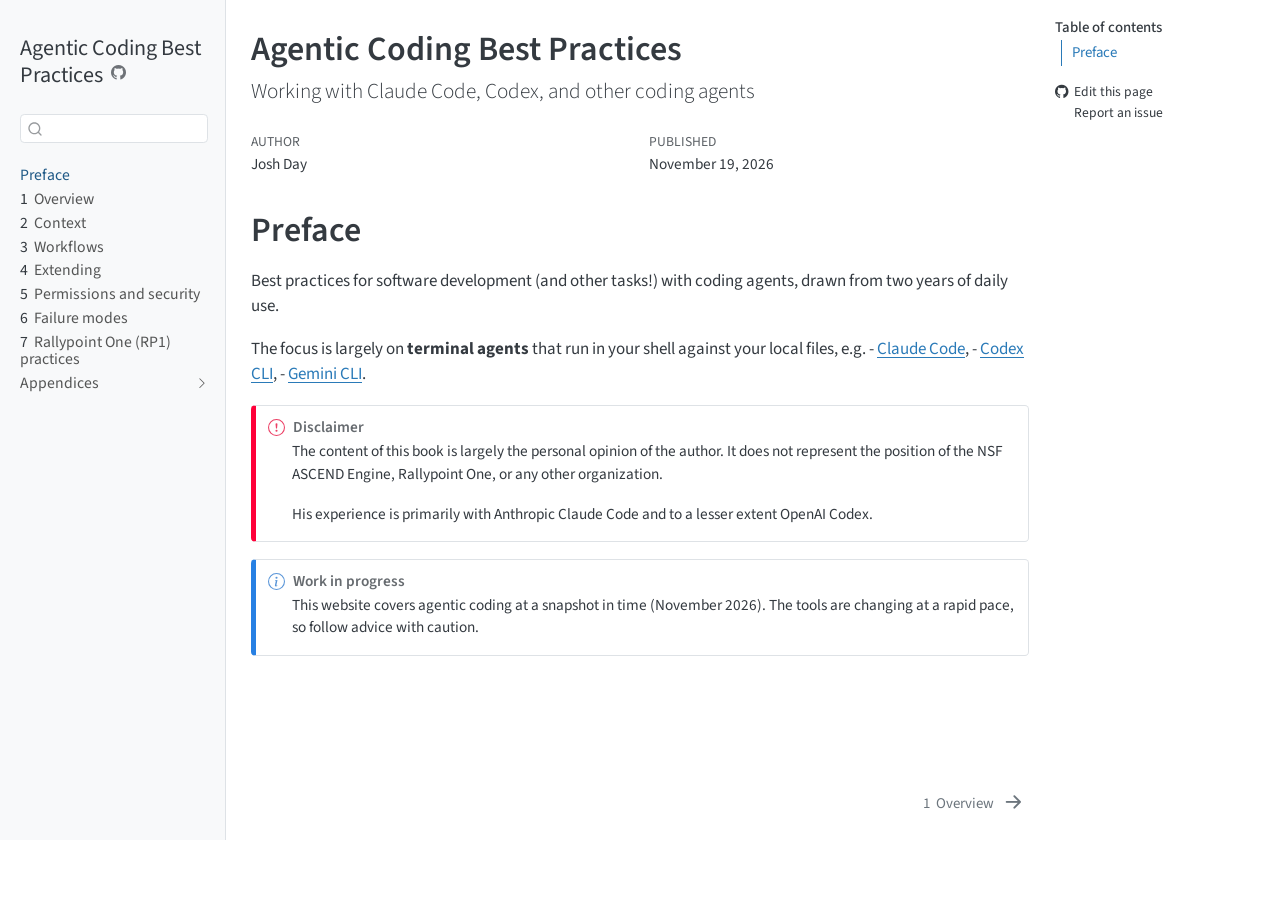
<file: index.html>
<!DOCTYPE html>
<html xmlns="http://www.w3.org/1999/xhtml" lang="en" xml:lang="en"><head>

<meta charset="utf-8">
<meta name="generator" content="quarto-1.7.32">

<meta name="viewport" content="width=device-width, initial-scale=1.0, user-scalable=yes">

<meta name="author" content="Josh Day">
<meta name="dcterms.date" content="2026-11-19">

<title>Agentic Coding Best Practices</title>
<style>
code{white-space: pre-wrap;}
span.smallcaps{font-variant: small-caps;}
div.columns{display: flex; gap: min(4vw, 1.5em);}
div.column{flex: auto; overflow-x: auto;}
div.hanging-indent{margin-left: 1.5em; text-indent: -1.5em;}
ul.task-list{list-style: none;}
ul.task-list li input[type="checkbox"] {
  width: 0.8em;
  margin: 0 0.8em 0.2em -1em; /* quarto-specific, see https://github.com/quarto-dev/quarto-cli/issues/4556 */ 
  vertical-align: middle;
}
</style>


<script src="site_libs/quarto-nav/quarto-nav.js"></script>
<script src="site_libs/quarto-nav/headroom.min.js"></script>
<script src="site_libs/clipboard/clipboard.min.js"></script>
<script src="site_libs/quarto-search/autocomplete.umd.js"></script>
<script src="site_libs/quarto-search/fuse.min.js"></script>
<script src="site_libs/quarto-search/quarto-search.js"></script>
<meta name="quarto:offset" content="./">
<link href="./chapters/01-overview.html" rel="next">
<script src="site_libs/quarto-html/quarto.js" type="module"></script>
<script src="site_libs/quarto-html/tabsets/tabsets.js" type="module"></script>
<script src="site_libs/quarto-html/popper.min.js"></script>
<script src="site_libs/quarto-html/tippy.umd.min.js"></script>
<script src="site_libs/quarto-html/anchor.min.js"></script>
<link href="site_libs/quarto-html/tippy.css" rel="stylesheet">
<link href="site_libs/quarto-html/quarto-syntax-highlighting-37eea08aefeeee20ff55810ff984fec1.css" rel="stylesheet" id="quarto-text-highlighting-styles">
<script src="site_libs/bootstrap/bootstrap.min.js"></script>
<link href="site_libs/bootstrap/bootstrap-icons.css" rel="stylesheet">
<link href="site_libs/bootstrap/bootstrap-e33616daf01461bd4322cfeac3b3e99e.min.css" rel="stylesheet" append-hash="true" id="quarto-bootstrap" data-mode="light">
<script id="quarto-search-options" type="application/json">{
  "location": "sidebar",
  "copy-button": false,
  "collapse-after": 3,
  "panel-placement": "start",
  "type": "textbox",
  "limit": 50,
  "keyboard-shortcut": [
    "f",
    "/",
    "s"
  ],
  "show-item-context": false,
  "language": {
    "search-no-results-text": "No results",
    "search-matching-documents-text": "matching documents",
    "search-copy-link-title": "Copy link to search",
    "search-hide-matches-text": "Hide additional matches",
    "search-more-match-text": "more match in this document",
    "search-more-matches-text": "more matches in this document",
    "search-clear-button-title": "Clear",
    "search-text-placeholder": "",
    "search-detached-cancel-button-title": "Cancel",
    "search-submit-button-title": "Submit",
    "search-label": "Search"
  }
}</script>


</head>

<body class="nav-sidebar docked quarto-light">

<div id="quarto-search-results"></div>
  <header id="quarto-header" class="headroom fixed-top">
  <nav class="quarto-secondary-nav">
    <div class="container-fluid d-flex">
      <button type="button" class="quarto-btn-toggle btn" data-bs-toggle="collapse" role="button" data-bs-target=".quarto-sidebar-collapse-item" aria-controls="quarto-sidebar" aria-expanded="false" aria-label="Toggle sidebar navigation" onclick="if (window.quartoToggleHeadroom) { window.quartoToggleHeadroom(); }">
        <i class="bi bi-layout-text-sidebar-reverse"></i>
      </button>
        <nav class="quarto-page-breadcrumbs" aria-label="breadcrumb"><ol class="breadcrumb"><li class="breadcrumb-item"><a href="./index.html">Preface</a></li></ol></nav>
        <a class="flex-grow-1" role="navigation" data-bs-toggle="collapse" data-bs-target=".quarto-sidebar-collapse-item" aria-controls="quarto-sidebar" aria-expanded="false" aria-label="Toggle sidebar navigation" onclick="if (window.quartoToggleHeadroom) { window.quartoToggleHeadroom(); }">      
        </a>
      <button type="button" class="btn quarto-search-button" aria-label="Search" onclick="window.quartoOpenSearch();">
        <i class="bi bi-search"></i>
      </button>
    </div>
  </nav>
</header>
<!-- content -->
<div id="quarto-content" class="quarto-container page-columns page-rows-contents page-layout-article">
<!-- sidebar -->
  <nav id="quarto-sidebar" class="sidebar collapse collapse-horizontal quarto-sidebar-collapse-item sidebar-navigation docked overflow-auto">
    <div class="pt-lg-2 mt-2 text-left sidebar-header">
    <div class="sidebar-title mb-0 py-0">
      <a href="./">Agentic Coding Best Practices</a> 
        <div class="sidebar-tools-main">
    <a href="https://github.com/NSF-ASCEND-Engine/Agentic-Coding-Best-Practices" title="Source Code" class="quarto-navigation-tool px-1" aria-label="Source Code"><i class="bi bi-github"></i></a>
</div>
    </div>
      </div>
        <div class="mt-2 flex-shrink-0 align-items-center">
        <div class="sidebar-search">
        <div id="quarto-search" class="" title="Search"></div>
        </div>
        </div>
    <div class="sidebar-menu-container"> 
    <ul class="list-unstyled mt-1">
        <li class="sidebar-item">
  <div class="sidebar-item-container"> 
  <a href="./index.html" class="sidebar-item-text sidebar-link active">
 <span class="menu-text">Preface</span></a>
  </div>
</li>
        <li class="sidebar-item">
  <div class="sidebar-item-container"> 
  <a href="./chapters/01-overview.html" class="sidebar-item-text sidebar-link">
 <span class="menu-text"><span class="chapter-number">1</span>&nbsp; <span class="chapter-title">Overview</span></span></a>
  </div>
</li>
        <li class="sidebar-item">
  <div class="sidebar-item-container"> 
  <a href="./chapters/02-context.html" class="sidebar-item-text sidebar-link">
 <span class="menu-text"><span class="chapter-number">2</span>&nbsp; <span class="chapter-title">Context</span></span></a>
  </div>
</li>
        <li class="sidebar-item">
  <div class="sidebar-item-container"> 
  <a href="./chapters/03-workflows.html" class="sidebar-item-text sidebar-link">
 <span class="menu-text"><span class="chapter-number">3</span>&nbsp; <span class="chapter-title">Workflows</span></span></a>
  </div>
</li>
        <li class="sidebar-item">
  <div class="sidebar-item-container"> 
  <a href="./chapters/04-extending.html" class="sidebar-item-text sidebar-link">
 <span class="menu-text"><span class="chapter-number">4</span>&nbsp; <span class="chapter-title">Extending</span></span></a>
  </div>
</li>
        <li class="sidebar-item">
  <div class="sidebar-item-container"> 
  <a href="./chapters/05-security.html" class="sidebar-item-text sidebar-link">
 <span class="menu-text"><span class="chapter-number">5</span>&nbsp; <span class="chapter-title">Permissions and security</span></span></a>
  </div>
</li>
        <li class="sidebar-item">
  <div class="sidebar-item-container"> 
  <a href="./chapters/06-failure-modes.html" class="sidebar-item-text sidebar-link">
 <span class="menu-text"><span class="chapter-number">6</span>&nbsp; <span class="chapter-title">Failure modes</span></span></a>
  </div>
</li>
        <li class="sidebar-item">
  <div class="sidebar-item-container"> 
  <a href="./chapters/07-rp1-practices.html" class="sidebar-item-text sidebar-link">
 <span class="menu-text"><span class="chapter-number">7</span>&nbsp; <span class="chapter-title">Rallypoint One (RP1) practices</span></span></a>
  </div>
</li>
        <li class="sidebar-item sidebar-item-section">
      <div class="sidebar-item-container"> 
            <a class="sidebar-item-text sidebar-link text-start collapsed" data-bs-toggle="collapse" data-bs-target="#quarto-sidebar-section-1" role="navigation" aria-expanded="false">
 <span class="menu-text">Appendices</span></a>
          <a class="sidebar-item-toggle text-start collapsed" data-bs-toggle="collapse" data-bs-target="#quarto-sidebar-section-1" role="navigation" aria-expanded="false" aria-label="Toggle section">
            <i class="bi bi-chevron-right ms-2"></i>
          </a> 
      </div>
      <ul id="quarto-sidebar-section-1" class="collapse list-unstyled sidebar-section depth1 ">  
          <li class="sidebar-item">
  <div class="sidebar-item-container"> 
  <a href="./chapters/A-tool-reference.html" class="sidebar-item-text sidebar-link">
 <span class="menu-text"><span class="chapter-number">A</span>&nbsp; <span class="chapter-title">Tool reference</span></span></a>
  </div>
</li>
      </ul>
  </li>
    </ul>
    </div>
</nav>
<div id="quarto-sidebar-glass" class="quarto-sidebar-collapse-item" data-bs-toggle="collapse" data-bs-target=".quarto-sidebar-collapse-item"></div>
<!-- margin-sidebar -->
    <div id="quarto-margin-sidebar" class="sidebar margin-sidebar">
        <nav id="TOC" role="doc-toc" class="toc-active">
    <h2 id="toc-title">Table of contents</h2>
   
  <ul>
  <li><a href="#preface" id="toc-preface" class="nav-link active" data-scroll-target="#preface">Preface</a></li>
  </ul>
<div class="toc-actions"><ul><li><a href="https://github.com/NSF-ASCEND-Engine/Agentic-Coding-Best-Practices/edit/main/index.qmd" class="toc-action"><i class="bi bi-github"></i>Edit this page</a></li><li><a href="https://github.com/NSF-ASCEND-Engine/Agentic-Coding-Best-Practices/issues/new" class="toc-action"><i class="bi empty"></i>Report an issue</a></li></ul></div></nav>
    </div>
<!-- main -->
<main class="content" id="quarto-document-content">

<header id="title-block-header" class="quarto-title-block default">
<div class="quarto-title">
<h1 class="title">Agentic Coding Best Practices</h1>
<p class="subtitle lead">Working with Claude Code, Codex, and other coding agents</p>
</div>



<div class="quarto-title-meta">

    <div>
    <div class="quarto-title-meta-heading">Author</div>
    <div class="quarto-title-meta-contents">
             <p>Josh Day </p>
          </div>
  </div>
    
    <div>
    <div class="quarto-title-meta-heading">Published</div>
    <div class="quarto-title-meta-contents">
      <p class="date">November 19, 2026</p>
    </div>
  </div>
  
    
  </div>
  


</header>


<section id="preface" class="level1 unnumbered">
<h1 class="unnumbered">Preface</h1>
<p>Best practices for software development (and other tasks!) with coding agents, drawn from two years of daily use.</p>
<p>The focus is largely on <strong>terminal agents</strong> that run in your shell against your local files, e.g. - <a href="https://docs.anthropic.com/en/docs/claude-code">Claude Code</a>, - <a href="https://github.com/openai/codex">Codex CLI</a>, - <a href="https://github.com/google-gemini/gemini-cli">Gemini CLI</a>.</p>
<div class="callout callout-style-simple callout-important callout-titled">
<div class="callout-header d-flex align-content-center">
<div class="callout-icon-container">
<i class="callout-icon"></i>
</div>
<div class="callout-title-container flex-fill">
Disclaimer
</div>
</div>
<div class="callout-body-container callout-body">
<p>The content of this book is largely the personal opinion of the author. It does not represent the position of the NSF ASCEND Engine, Rallypoint One, or any other organization.</p>
<p>His experience is primarily with Anthropic Claude Code and to a lesser extent OpenAI Codex.</p>
</div>
</div>
<div class="callout callout-style-simple callout-note callout-titled">
<div class="callout-header d-flex align-content-center">
<div class="callout-icon-container">
<i class="callout-icon"></i>
</div>
<div class="callout-title-container flex-fill">
Work in progress
</div>
</div>
<div class="callout-body-container callout-body">
<p>This website covers agentic coding at a snapshot in time (November 2026). The tools are changing at a rapid pace, so follow advice with caution.</p>
</div>
</div>


</section>

</main> <!-- /main -->
<script id="quarto-html-after-body" type="application/javascript">
  window.document.addEventListener("DOMContentLoaded", function (event) {
    const icon = "";
    const anchorJS = new window.AnchorJS();
    anchorJS.options = {
      placement: 'right',
      icon: icon
    };
    anchorJS.add('.anchored');
    const isCodeAnnotation = (el) => {
      for (const clz of el.classList) {
        if (clz.startsWith('code-annotation-')) {                     
          return true;
        }
      }
      return false;
    }
    const onCopySuccess = function(e) {
      // button target
      const button = e.trigger;
      // don't keep focus
      button.blur();
      // flash "checked"
      button.classList.add('code-copy-button-checked');
      var currentTitle = button.getAttribute("title");
      button.setAttribute("title", "Copied!");
      let tooltip;
      if (window.bootstrap) {
        button.setAttribute("data-bs-toggle", "tooltip");
        button.setAttribute("data-bs-placement", "left");
        button.setAttribute("data-bs-title", "Copied!");
        tooltip = new bootstrap.Tooltip(button, 
          { trigger: "manual", 
            customClass: "code-copy-button-tooltip",
            offset: [0, -8]});
        tooltip.show();    
      }
      setTimeout(function() {
        if (tooltip) {
          tooltip.hide();
          button.removeAttribute("data-bs-title");
          button.removeAttribute("data-bs-toggle");
          button.removeAttribute("data-bs-placement");
        }
        button.setAttribute("title", currentTitle);
        button.classList.remove('code-copy-button-checked');
      }, 1000);
      // clear code selection
      e.clearSelection();
    }
    const getTextToCopy = function(trigger) {
        const codeEl = trigger.previousElementSibling.cloneNode(true);
        for (const childEl of codeEl.children) {
          if (isCodeAnnotation(childEl)) {
            childEl.remove();
          }
        }
        return codeEl.innerText;
    }
    const clipboard = new window.ClipboardJS('.code-copy-button:not([data-in-quarto-modal])', {
      text: getTextToCopy
    });
    clipboard.on('success', onCopySuccess);
    if (window.document.getElementById('quarto-embedded-source-code-modal')) {
      const clipboardModal = new window.ClipboardJS('.code-copy-button[data-in-quarto-modal]', {
        text: getTextToCopy,
        container: window.document.getElementById('quarto-embedded-source-code-modal')
      });
      clipboardModal.on('success', onCopySuccess);
    }
      var localhostRegex = new RegExp(/^(?:http|https):\/\/localhost\:?[0-9]*\//);
      var mailtoRegex = new RegExp(/^mailto:/);
        var filterRegex = new RegExp('/' + window.location.host + '/');
      var isInternal = (href) => {
          return filterRegex.test(href) || localhostRegex.test(href) || mailtoRegex.test(href);
      }
      // Inspect non-navigation links and adorn them if external
     var links = window.document.querySelectorAll('a[href]:not(.nav-link):not(.navbar-brand):not(.toc-action):not(.sidebar-link):not(.sidebar-item-toggle):not(.pagination-link):not(.no-external):not([aria-hidden]):not(.dropdown-item):not(.quarto-navigation-tool):not(.about-link)');
      for (var i=0; i<links.length; i++) {
        const link = links[i];
        if (!isInternal(link.href)) {
          // undo the damage that might have been done by quarto-nav.js in the case of
          // links that we want to consider external
          if (link.dataset.originalHref !== undefined) {
            link.href = link.dataset.originalHref;
          }
            // target, if specified
            link.setAttribute("target", "_blank");
            if (link.getAttribute("rel") === null) {
              link.setAttribute("rel", "noopener");
            }
        }
      }
    function tippyHover(el, contentFn, onTriggerFn, onUntriggerFn) {
      const config = {
        allowHTML: true,
        maxWidth: 500,
        delay: 100,
        arrow: false,
        appendTo: function(el) {
            return el.parentElement;
        },
        interactive: true,
        interactiveBorder: 10,
        theme: 'quarto',
        placement: 'bottom-start',
      };
      if (contentFn) {
        config.content = contentFn;
      }
      if (onTriggerFn) {
        config.onTrigger = onTriggerFn;
      }
      if (onUntriggerFn) {
        config.onUntrigger = onUntriggerFn;
      }
      window.tippy(el, config); 
    }
    const noterefs = window.document.querySelectorAll('a[role="doc-noteref"]');
    for (var i=0; i<noterefs.length; i++) {
      const ref = noterefs[i];
      tippyHover(ref, function() {
        // use id or data attribute instead here
        let href = ref.getAttribute('data-footnote-href') || ref.getAttribute('href');
        try { href = new URL(href).hash; } catch {}
        const id = href.replace(/^#\/?/, "");
        const note = window.document.getElementById(id);
        if (note) {
          return note.innerHTML;
        } else {
          return "";
        }
      });
    }
    const xrefs = window.document.querySelectorAll('a.quarto-xref');
    const processXRef = (id, note) => {
      // Strip column container classes
      const stripColumnClz = (el) => {
        el.classList.remove("page-full", "page-columns");
        if (el.children) {
          for (const child of el.children) {
            stripColumnClz(child);
          }
        }
      }
      stripColumnClz(note)
      if (id === null || id.startsWith('sec-')) {
        // Special case sections, only their first couple elements
        const container = document.createElement("div");
        if (note.children && note.children.length > 2) {
          container.appendChild(note.children[0].cloneNode(true));
          for (let i = 1; i < note.children.length; i++) {
            const child = note.children[i];
            if (child.tagName === "P" && child.innerText === "") {
              continue;
            } else {
              container.appendChild(child.cloneNode(true));
              break;
            }
          }
          if (window.Quarto?.typesetMath) {
            window.Quarto.typesetMath(container);
          }
          return container.innerHTML
        } else {
          if (window.Quarto?.typesetMath) {
            window.Quarto.typesetMath(note);
          }
          return note.innerHTML;
        }
      } else {
        // Remove any anchor links if they are present
        const anchorLink = note.querySelector('a.anchorjs-link');
        if (anchorLink) {
          anchorLink.remove();
        }
        if (window.Quarto?.typesetMath) {
          window.Quarto.typesetMath(note);
        }
        if (note.classList.contains("callout")) {
          return note.outerHTML;
        } else {
          return note.innerHTML;
        }
      }
    }
    for (var i=0; i<xrefs.length; i++) {
      const xref = xrefs[i];
      tippyHover(xref, undefined, function(instance) {
        instance.disable();
        let url = xref.getAttribute('href');
        let hash = undefined; 
        if (url.startsWith('#')) {
          hash = url;
        } else {
          try { hash = new URL(url).hash; } catch {}
        }
        if (hash) {
          const id = hash.replace(/^#\/?/, "");
          const note = window.document.getElementById(id);
          if (note !== null) {
            try {
              const html = processXRef(id, note.cloneNode(true));
              instance.setContent(html);
            } finally {
              instance.enable();
              instance.show();
            }
          } else {
            // See if we can fetch this
            fetch(url.split('#')[0])
            .then(res => res.text())
            .then(html => {
              const parser = new DOMParser();
              const htmlDoc = parser.parseFromString(html, "text/html");
              const note = htmlDoc.getElementById(id);
              if (note !== null) {
                const html = processXRef(id, note);
                instance.setContent(html);
              } 
            }).finally(() => {
              instance.enable();
              instance.show();
            });
          }
        } else {
          // See if we can fetch a full url (with no hash to target)
          // This is a special case and we should probably do some content thinning / targeting
          fetch(url)
          .then(res => res.text())
          .then(html => {
            const parser = new DOMParser();
            const htmlDoc = parser.parseFromString(html, "text/html");
            const note = htmlDoc.querySelector('main.content');
            if (note !== null) {
              // This should only happen for chapter cross references
              // (since there is no id in the URL)
              // remove the first header
              if (note.children.length > 0 && note.children[0].tagName === "HEADER") {
                note.children[0].remove();
              }
              const html = processXRef(null, note);
              instance.setContent(html);
            } 
          }).finally(() => {
            instance.enable();
            instance.show();
          });
        }
      }, function(instance) {
      });
    }
        let selectedAnnoteEl;
        const selectorForAnnotation = ( cell, annotation) => {
          let cellAttr = 'data-code-cell="' + cell + '"';
          let lineAttr = 'data-code-annotation="' +  annotation + '"';
          const selector = 'span[' + cellAttr + '][' + lineAttr + ']';
          return selector;
        }
        const selectCodeLines = (annoteEl) => {
          const doc = window.document;
          const targetCell = annoteEl.getAttribute("data-target-cell");
          const targetAnnotation = annoteEl.getAttribute("data-target-annotation");
          const annoteSpan = window.document.querySelector(selectorForAnnotation(targetCell, targetAnnotation));
          const lines = annoteSpan.getAttribute("data-code-lines").split(",");
          const lineIds = lines.map((line) => {
            return targetCell + "-" + line;
          })
          let top = null;
          let height = null;
          let parent = null;
          if (lineIds.length > 0) {
              //compute the position of the single el (top and bottom and make a div)
              const el = window.document.getElementById(lineIds[0]);
              top = el.offsetTop;
              height = el.offsetHeight;
              parent = el.parentElement.parentElement;
            if (lineIds.length > 1) {
              const lastEl = window.document.getElementById(lineIds[lineIds.length - 1]);
              const bottom = lastEl.offsetTop + lastEl.offsetHeight;
              height = bottom - top;
            }
            if (top !== null && height !== null && parent !== null) {
              // cook up a div (if necessary) and position it 
              let div = window.document.getElementById("code-annotation-line-highlight");
              if (div === null) {
                div = window.document.createElement("div");
                div.setAttribute("id", "code-annotation-line-highlight");
                div.style.position = 'absolute';
                parent.appendChild(div);
              }
              div.style.top = top - 2 + "px";
              div.style.height = height + 4 + "px";
              div.style.left = 0;
              let gutterDiv = window.document.getElementById("code-annotation-line-highlight-gutter");
              if (gutterDiv === null) {
                gutterDiv = window.document.createElement("div");
                gutterDiv.setAttribute("id", "code-annotation-line-highlight-gutter");
                gutterDiv.style.position = 'absolute';
                const codeCell = window.document.getElementById(targetCell);
                const gutter = codeCell.querySelector('.code-annotation-gutter');
                gutter.appendChild(gutterDiv);
              }
              gutterDiv.style.top = top - 2 + "px";
              gutterDiv.style.height = height + 4 + "px";
            }
            selectedAnnoteEl = annoteEl;
          }
        };
        const unselectCodeLines = () => {
          const elementsIds = ["code-annotation-line-highlight", "code-annotation-line-highlight-gutter"];
          elementsIds.forEach((elId) => {
            const div = window.document.getElementById(elId);
            if (div) {
              div.remove();
            }
          });
          selectedAnnoteEl = undefined;
        };
          // Handle positioning of the toggle
      window.addEventListener(
        "resize",
        throttle(() => {
          elRect = undefined;
          if (selectedAnnoteEl) {
            selectCodeLines(selectedAnnoteEl);
          }
        }, 10)
      );
      function throttle(fn, ms) {
      let throttle = false;
      let timer;
        return (...args) => {
          if(!throttle) { // first call gets through
              fn.apply(this, args);
              throttle = true;
          } else { // all the others get throttled
              if(timer) clearTimeout(timer); // cancel #2
              timer = setTimeout(() => {
                fn.apply(this, args);
                timer = throttle = false;
              }, ms);
          }
        };
      }
        // Attach click handler to the DT
        const annoteDls = window.document.querySelectorAll('dt[data-target-cell]');
        for (const annoteDlNode of annoteDls) {
          annoteDlNode.addEventListener('click', (event) => {
            const clickedEl = event.target;
            if (clickedEl !== selectedAnnoteEl) {
              unselectCodeLines();
              const activeEl = window.document.querySelector('dt[data-target-cell].code-annotation-active');
              if (activeEl) {
                activeEl.classList.remove('code-annotation-active');
              }
              selectCodeLines(clickedEl);
              clickedEl.classList.add('code-annotation-active');
            } else {
              // Unselect the line
              unselectCodeLines();
              clickedEl.classList.remove('code-annotation-active');
            }
          });
        }
    const findCites = (el) => {
      const parentEl = el.parentElement;
      if (parentEl) {
        const cites = parentEl.dataset.cites;
        if (cites) {
          return {
            el,
            cites: cites.split(' ')
          };
        } else {
          return findCites(el.parentElement)
        }
      } else {
        return undefined;
      }
    };
    var bibliorefs = window.document.querySelectorAll('a[role="doc-biblioref"]');
    for (var i=0; i<bibliorefs.length; i++) {
      const ref = bibliorefs[i];
      const citeInfo = findCites(ref);
      if (citeInfo) {
        tippyHover(citeInfo.el, function() {
          var popup = window.document.createElement('div');
          citeInfo.cites.forEach(function(cite) {
            var citeDiv = window.document.createElement('div');
            citeDiv.classList.add('hanging-indent');
            citeDiv.classList.add('csl-entry');
            var biblioDiv = window.document.getElementById('ref-' + cite);
            if (biblioDiv) {
              citeDiv.innerHTML = biblioDiv.innerHTML;
            }
            popup.appendChild(citeDiv);
          });
          return popup.innerHTML;
        });
      }
    }
  });
  </script>
<nav class="page-navigation">
  <div class="nav-page nav-page-previous">
  </div>
  <div class="nav-page nav-page-next">
      <a href="./chapters/01-overview.html" class="pagination-link" aria-label="Overview">
        <span class="nav-page-text"><span class="chapter-number">1</span>&nbsp; <span class="chapter-title">Overview</span></span> <i class="bi bi-arrow-right-short"></i>
      </a>
  </div>
</nav>
</div> <!-- /content -->




<footer class="footer"><div class="nav-footer"><div class="nav-footer-center"><div class="toc-actions d-sm-block d-md-none"><ul><li><a href="https://github.com/NSF-ASCEND-Engine/Agentic-Coding-Best-Practices/edit/main/index.qmd" class="toc-action"><i class="bi bi-github"></i>Edit this page</a></li><li><a href="https://github.com/NSF-ASCEND-Engine/Agentic-Coding-Best-Practices/issues/new" class="toc-action"><i class="bi empty"></i>Report an issue</a></li></ul></div></div></div></footer></body></html>
</file>
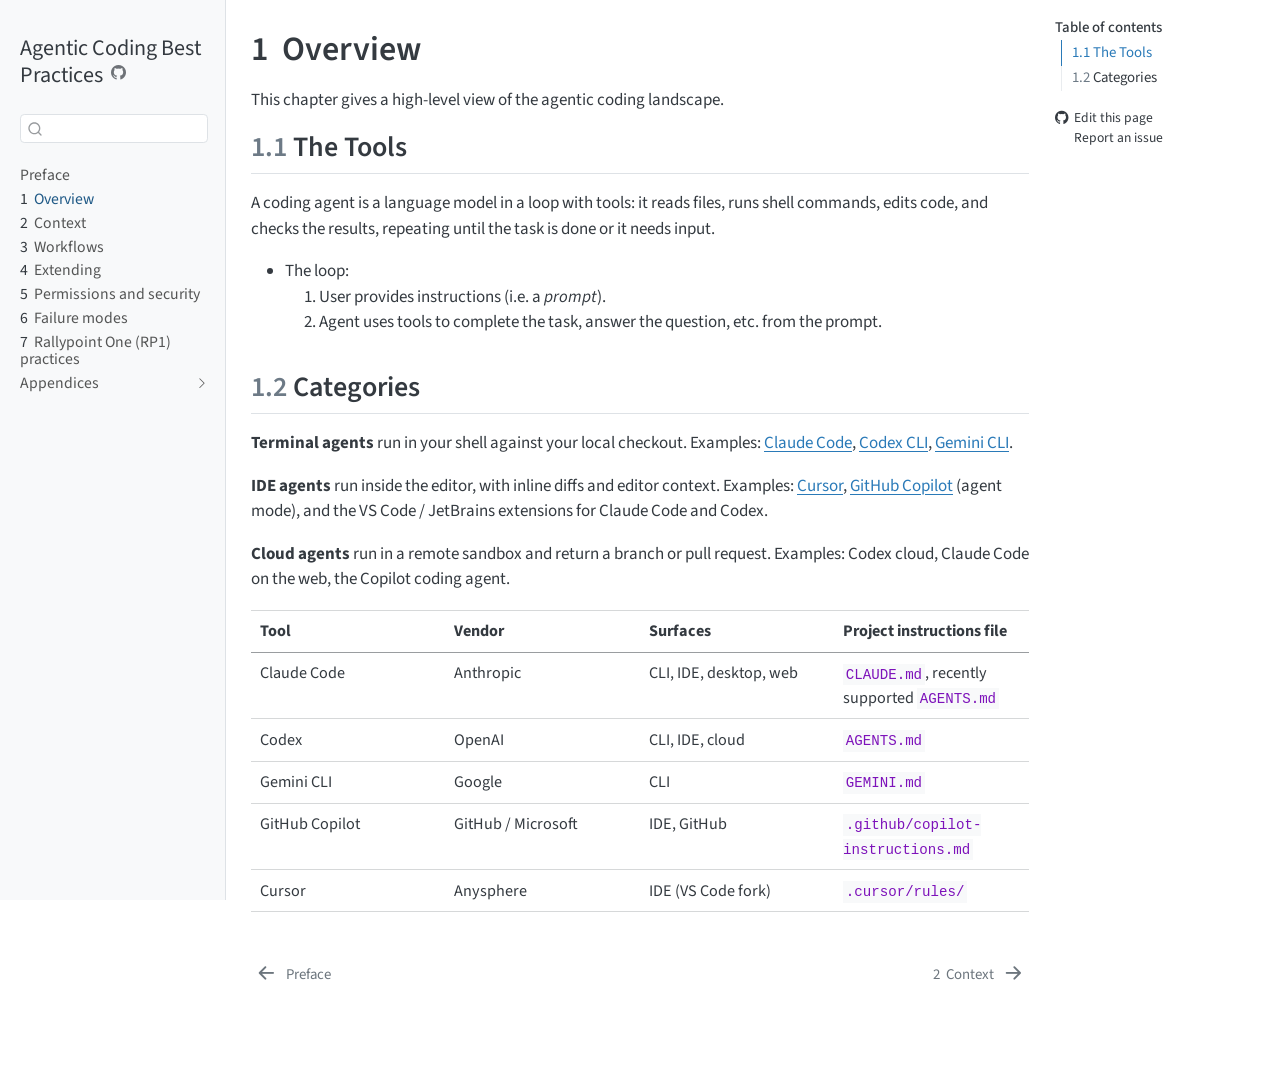
<file: chapters/01-overview.html>
<!DOCTYPE html>
<html xmlns="http://www.w3.org/1999/xhtml" lang="en" xml:lang="en"><head>

<meta charset="utf-8">
<meta name="generator" content="quarto-1.7.32">

<meta name="viewport" content="width=device-width, initial-scale=1.0, user-scalable=yes">


<title>1&nbsp; Overview – Agentic Coding Best Practices</title>
<style>
code{white-space: pre-wrap;}
span.smallcaps{font-variant: small-caps;}
div.columns{display: flex; gap: min(4vw, 1.5em);}
div.column{flex: auto; overflow-x: auto;}
div.hanging-indent{margin-left: 1.5em; text-indent: -1.5em;}
ul.task-list{list-style: none;}
ul.task-list li input[type="checkbox"] {
  width: 0.8em;
  margin: 0 0.8em 0.2em -1em; /* quarto-specific, see https://github.com/quarto-dev/quarto-cli/issues/4556 */ 
  vertical-align: middle;
}
</style>


<script src="../site_libs/quarto-nav/quarto-nav.js"></script>
<script src="../site_libs/quarto-nav/headroom.min.js"></script>
<script src="../site_libs/clipboard/clipboard.min.js"></script>
<script src="../site_libs/quarto-search/autocomplete.umd.js"></script>
<script src="../site_libs/quarto-search/fuse.min.js"></script>
<script src="../site_libs/quarto-search/quarto-search.js"></script>
<meta name="quarto:offset" content="../">
<link href="../chapters/02-context.html" rel="next">
<link href="../index.html" rel="prev">
<script src="../site_libs/quarto-html/quarto.js" type="module"></script>
<script src="../site_libs/quarto-html/tabsets/tabsets.js" type="module"></script>
<script src="../site_libs/quarto-html/popper.min.js"></script>
<script src="../site_libs/quarto-html/tippy.umd.min.js"></script>
<script src="../site_libs/quarto-html/anchor.min.js"></script>
<link href="../site_libs/quarto-html/tippy.css" rel="stylesheet">
<link href="../site_libs/quarto-html/quarto-syntax-highlighting-37eea08aefeeee20ff55810ff984fec1.css" rel="stylesheet" id="quarto-text-highlighting-styles">
<script src="../site_libs/bootstrap/bootstrap.min.js"></script>
<link href="../site_libs/bootstrap/bootstrap-icons.css" rel="stylesheet">
<link href="../site_libs/bootstrap/bootstrap-e33616daf01461bd4322cfeac3b3e99e.min.css" rel="stylesheet" append-hash="true" id="quarto-bootstrap" data-mode="light">
<script id="quarto-search-options" type="application/json">{
  "location": "sidebar",
  "copy-button": false,
  "collapse-after": 3,
  "panel-placement": "start",
  "type": "textbox",
  "limit": 50,
  "keyboard-shortcut": [
    "f",
    "/",
    "s"
  ],
  "show-item-context": false,
  "language": {
    "search-no-results-text": "No results",
    "search-matching-documents-text": "matching documents",
    "search-copy-link-title": "Copy link to search",
    "search-hide-matches-text": "Hide additional matches",
    "search-more-match-text": "more match in this document",
    "search-more-matches-text": "more matches in this document",
    "search-clear-button-title": "Clear",
    "search-text-placeholder": "",
    "search-detached-cancel-button-title": "Cancel",
    "search-submit-button-title": "Submit",
    "search-label": "Search"
  }
}</script>


</head>

<body class="nav-sidebar docked quarto-light">

<div id="quarto-search-results"></div>
  <header id="quarto-header" class="headroom fixed-top">
  <nav class="quarto-secondary-nav">
    <div class="container-fluid d-flex">
      <button type="button" class="quarto-btn-toggle btn" data-bs-toggle="collapse" role="button" data-bs-target=".quarto-sidebar-collapse-item" aria-controls="quarto-sidebar" aria-expanded="false" aria-label="Toggle sidebar navigation" onclick="if (window.quartoToggleHeadroom) { window.quartoToggleHeadroom(); }">
        <i class="bi bi-layout-text-sidebar-reverse"></i>
      </button>
        <nav class="quarto-page-breadcrumbs" aria-label="breadcrumb"><ol class="breadcrumb"><li class="breadcrumb-item"><a href="../chapters/01-overview.html"><span class="chapter-number">1</span>&nbsp; <span class="chapter-title">Overview</span></a></li></ol></nav>
        <a class="flex-grow-1" role="navigation" data-bs-toggle="collapse" data-bs-target=".quarto-sidebar-collapse-item" aria-controls="quarto-sidebar" aria-expanded="false" aria-label="Toggle sidebar navigation" onclick="if (window.quartoToggleHeadroom) { window.quartoToggleHeadroom(); }">      
        </a>
      <button type="button" class="btn quarto-search-button" aria-label="Search" onclick="window.quartoOpenSearch();">
        <i class="bi bi-search"></i>
      </button>
    </div>
  </nav>
</header>
<!-- content -->
<div id="quarto-content" class="quarto-container page-columns page-rows-contents page-layout-article">
<!-- sidebar -->
  <nav id="quarto-sidebar" class="sidebar collapse collapse-horizontal quarto-sidebar-collapse-item sidebar-navigation docked overflow-auto">
    <div class="pt-lg-2 mt-2 text-left sidebar-header">
    <div class="sidebar-title mb-0 py-0">
      <a href="../">Agentic Coding Best Practices</a> 
        <div class="sidebar-tools-main">
    <a href="https://github.com/NSF-ASCEND-Engine/Agentic-Coding-Best-Practices" title="Source Code" class="quarto-navigation-tool px-1" aria-label="Source Code"><i class="bi bi-github"></i></a>
</div>
    </div>
      </div>
        <div class="mt-2 flex-shrink-0 align-items-center">
        <div class="sidebar-search">
        <div id="quarto-search" class="" title="Search"></div>
        </div>
        </div>
    <div class="sidebar-menu-container"> 
    <ul class="list-unstyled mt-1">
        <li class="sidebar-item">
  <div class="sidebar-item-container"> 
  <a href="../index.html" class="sidebar-item-text sidebar-link">
 <span class="menu-text">Preface</span></a>
  </div>
</li>
        <li class="sidebar-item">
  <div class="sidebar-item-container"> 
  <a href="../chapters/01-overview.html" class="sidebar-item-text sidebar-link active">
 <span class="menu-text"><span class="chapter-number">1</span>&nbsp; <span class="chapter-title">Overview</span></span></a>
  </div>
</li>
        <li class="sidebar-item">
  <div class="sidebar-item-container"> 
  <a href="../chapters/02-context.html" class="sidebar-item-text sidebar-link">
 <span class="menu-text"><span class="chapter-number">2</span>&nbsp; <span class="chapter-title">Context</span></span></a>
  </div>
</li>
        <li class="sidebar-item">
  <div class="sidebar-item-container"> 
  <a href="../chapters/03-workflows.html" class="sidebar-item-text sidebar-link">
 <span class="menu-text"><span class="chapter-number">3</span>&nbsp; <span class="chapter-title">Workflows</span></span></a>
  </div>
</li>
        <li class="sidebar-item">
  <div class="sidebar-item-container"> 
  <a href="../chapters/04-extending.html" class="sidebar-item-text sidebar-link">
 <span class="menu-text"><span class="chapter-number">4</span>&nbsp; <span class="chapter-title">Extending</span></span></a>
  </div>
</li>
        <li class="sidebar-item">
  <div class="sidebar-item-container"> 
  <a href="../chapters/05-security.html" class="sidebar-item-text sidebar-link">
 <span class="menu-text"><span class="chapter-number">5</span>&nbsp; <span class="chapter-title">Permissions and security</span></span></a>
  </div>
</li>
        <li class="sidebar-item">
  <div class="sidebar-item-container"> 
  <a href="../chapters/06-failure-modes.html" class="sidebar-item-text sidebar-link">
 <span class="menu-text"><span class="chapter-number">6</span>&nbsp; <span class="chapter-title">Failure modes</span></span></a>
  </div>
</li>
        <li class="sidebar-item">
  <div class="sidebar-item-container"> 
  <a href="../chapters/07-rp1-practices.html" class="sidebar-item-text sidebar-link">
 <span class="menu-text"><span class="chapter-number">7</span>&nbsp; <span class="chapter-title">Rallypoint One (RP1) practices</span></span></a>
  </div>
</li>
        <li class="sidebar-item sidebar-item-section">
      <div class="sidebar-item-container"> 
            <a class="sidebar-item-text sidebar-link text-start collapsed" data-bs-toggle="collapse" data-bs-target="#quarto-sidebar-section-1" role="navigation" aria-expanded="false">
 <span class="menu-text">Appendices</span></a>
          <a class="sidebar-item-toggle text-start collapsed" data-bs-toggle="collapse" data-bs-target="#quarto-sidebar-section-1" role="navigation" aria-expanded="false" aria-label="Toggle section">
            <i class="bi bi-chevron-right ms-2"></i>
          </a> 
      </div>
      <ul id="quarto-sidebar-section-1" class="collapse list-unstyled sidebar-section depth1 ">  
          <li class="sidebar-item">
  <div class="sidebar-item-container"> 
  <a href="../chapters/A-tool-reference.html" class="sidebar-item-text sidebar-link">
 <span class="menu-text"><span class="chapter-number">A</span>&nbsp; <span class="chapter-title">Tool reference</span></span></a>
  </div>
</li>
      </ul>
  </li>
    </ul>
    </div>
</nav>
<div id="quarto-sidebar-glass" class="quarto-sidebar-collapse-item" data-bs-toggle="collapse" data-bs-target=".quarto-sidebar-collapse-item"></div>
<!-- margin-sidebar -->
    <div id="quarto-margin-sidebar" class="sidebar margin-sidebar">
        <nav id="TOC" role="doc-toc" class="toc-active">
    <h2 id="toc-title">Table of contents</h2>
   
  <ul>
  <li><a href="#the-tools" id="toc-the-tools" class="nav-link active" data-scroll-target="#the-tools"><span class="header-section-number">1.1</span> The Tools</a></li>
  <li><a href="#categories" id="toc-categories" class="nav-link" data-scroll-target="#categories"><span class="header-section-number">1.2</span> Categories</a></li>
  </ul>
<div class="toc-actions"><ul><li><a href="https://github.com/NSF-ASCEND-Engine/Agentic-Coding-Best-Practices/edit/main/chapters/01-overview.qmd" class="toc-action"><i class="bi bi-github"></i>Edit this page</a></li><li><a href="https://github.com/NSF-ASCEND-Engine/Agentic-Coding-Best-Practices/issues/new" class="toc-action"><i class="bi empty"></i>Report an issue</a></li></ul></div></nav>
    </div>
<!-- main -->
<main class="content" id="quarto-document-content">

<header id="title-block-header" class="quarto-title-block default">
<div class="quarto-title">
<h1 class="title"><span class="chapter-number">1</span>&nbsp; <span class="chapter-title">Overview</span></h1>
</div>



<div class="quarto-title-meta">

    
  
    
  </div>
  


</header>


<p>This chapter gives a high-level view of the agentic coding landscape.</p>
<section id="the-tools" class="level2" data-number="1.1">
<h2 data-number="1.1" class="anchored" data-anchor-id="the-tools"><span class="header-section-number">1.1</span> The Tools</h2>
<p>A coding agent is a language model in a loop with tools: it reads files, runs shell commands, edits code, and checks the results, repeating until the task is done or it needs input.</p>
<ul>
<li>The loop:
<ol type="1">
<li>User provides instructions (i.e.&nbsp;a <em>prompt</em>).</li>
<li>Agent uses tools to complete the task, answer the question, etc. from the prompt.</li>
</ol></li>
</ul>
</section>
<section id="categories" class="level2" data-number="1.2">
<h2 data-number="1.2" class="anchored" data-anchor-id="categories"><span class="header-section-number">1.2</span> Categories</h2>
<p><strong>Terminal agents</strong> run in your shell against your local checkout. Examples: <a href="https://docs.anthropic.com/en/docs/claude-code">Claude Code</a>, <a href="https://github.com/openai/codex">Codex CLI</a>, <a href="https://github.com/google-gemini/gemini-cli">Gemini CLI</a>.</p>
<p><strong>IDE agents</strong> run inside the editor, with inline diffs and editor context. Examples: <a href="https://cursor.com">Cursor</a>, <a href="https://github.com/features/copilot">GitHub Copilot</a> (agent mode), and the VS Code / JetBrains extensions for Claude Code and Codex.</p>
<p><strong>Cloud agents</strong> run in a remote sandbox and return a branch or pull request. Examples: Codex cloud, Claude Code on the web, the Copilot coding agent.</p>
<table class="caption-top table">
<colgroup>
<col style="width: 25%">
<col style="width: 25%">
<col style="width: 25%">
<col style="width: 25%">
</colgroup>
<thead>
<tr class="header">
<th>Tool</th>
<th>Vendor</th>
<th>Surfaces</th>
<th>Project instructions file</th>
</tr>
</thead>
<tbody>
<tr class="odd">
<td>Claude Code</td>
<td>Anthropic</td>
<td>CLI, IDE, desktop, web</td>
<td><code>CLAUDE.md</code>, recently supported <code>AGENTS.md</code></td>
</tr>
<tr class="even">
<td>Codex</td>
<td>OpenAI</td>
<td>CLI, IDE, cloud</td>
<td><code>AGENTS.md</code></td>
</tr>
<tr class="odd">
<td>Gemini CLI</td>
<td>Google</td>
<td>CLI</td>
<td><code>GEMINI.md</code></td>
</tr>
<tr class="even">
<td>GitHub Copilot</td>
<td>GitHub / Microsoft</td>
<td>IDE, GitHub</td>
<td><code>.github/copilot-instructions.md</code></td>
</tr>
<tr class="odd">
<td>Cursor</td>
<td>Anysphere</td>
<td>IDE (VS Code fork)</td>
<td><code>.cursor/rules/</code></td>
</tr>
</tbody>
</table>


</section>

</main> <!-- /main -->
<script id="quarto-html-after-body" type="application/javascript">
  window.document.addEventListener("DOMContentLoaded", function (event) {
    const icon = "";
    const anchorJS = new window.AnchorJS();
    anchorJS.options = {
      placement: 'right',
      icon: icon
    };
    anchorJS.add('.anchored');
    const isCodeAnnotation = (el) => {
      for (const clz of el.classList) {
        if (clz.startsWith('code-annotation-')) {                     
          return true;
        }
      }
      return false;
    }
    const onCopySuccess = function(e) {
      // button target
      const button = e.trigger;
      // don't keep focus
      button.blur();
      // flash "checked"
      button.classList.add('code-copy-button-checked');
      var currentTitle = button.getAttribute("title");
      button.setAttribute("title", "Copied!");
      let tooltip;
      if (window.bootstrap) {
        button.setAttribute("data-bs-toggle", "tooltip");
        button.setAttribute("data-bs-placement", "left");
        button.setAttribute("data-bs-title", "Copied!");
        tooltip = new bootstrap.Tooltip(button, 
          { trigger: "manual", 
            customClass: "code-copy-button-tooltip",
            offset: [0, -8]});
        tooltip.show();    
      }
      setTimeout(function() {
        if (tooltip) {
          tooltip.hide();
          button.removeAttribute("data-bs-title");
          button.removeAttribute("data-bs-toggle");
          button.removeAttribute("data-bs-placement");
        }
        button.setAttribute("title", currentTitle);
        button.classList.remove('code-copy-button-checked');
      }, 1000);
      // clear code selection
      e.clearSelection();
    }
    const getTextToCopy = function(trigger) {
        const codeEl = trigger.previousElementSibling.cloneNode(true);
        for (const childEl of codeEl.children) {
          if (isCodeAnnotation(childEl)) {
            childEl.remove();
          }
        }
        return codeEl.innerText;
    }
    const clipboard = new window.ClipboardJS('.code-copy-button:not([data-in-quarto-modal])', {
      text: getTextToCopy
    });
    clipboard.on('success', onCopySuccess);
    if (window.document.getElementById('quarto-embedded-source-code-modal')) {
      const clipboardModal = new window.ClipboardJS('.code-copy-button[data-in-quarto-modal]', {
        text: getTextToCopy,
        container: window.document.getElementById('quarto-embedded-source-code-modal')
      });
      clipboardModal.on('success', onCopySuccess);
    }
      var localhostRegex = new RegExp(/^(?:http|https):\/\/localhost\:?[0-9]*\//);
      var mailtoRegex = new RegExp(/^mailto:/);
        var filterRegex = new RegExp('/' + window.location.host + '/');
      var isInternal = (href) => {
          return filterRegex.test(href) || localhostRegex.test(href) || mailtoRegex.test(href);
      }
      // Inspect non-navigation links and adorn them if external
     var links = window.document.querySelectorAll('a[href]:not(.nav-link):not(.navbar-brand):not(.toc-action):not(.sidebar-link):not(.sidebar-item-toggle):not(.pagination-link):not(.no-external):not([aria-hidden]):not(.dropdown-item):not(.quarto-navigation-tool):not(.about-link)');
      for (var i=0; i<links.length; i++) {
        const link = links[i];
        if (!isInternal(link.href)) {
          // undo the damage that might have been done by quarto-nav.js in the case of
          // links that we want to consider external
          if (link.dataset.originalHref !== undefined) {
            link.href = link.dataset.originalHref;
          }
            // target, if specified
            link.setAttribute("target", "_blank");
            if (link.getAttribute("rel") === null) {
              link.setAttribute("rel", "noopener");
            }
        }
      }
    function tippyHover(el, contentFn, onTriggerFn, onUntriggerFn) {
      const config = {
        allowHTML: true,
        maxWidth: 500,
        delay: 100,
        arrow: false,
        appendTo: function(el) {
            return el.parentElement;
        },
        interactive: true,
        interactiveBorder: 10,
        theme: 'quarto',
        placement: 'bottom-start',
      };
      if (contentFn) {
        config.content = contentFn;
      }
      if (onTriggerFn) {
        config.onTrigger = onTriggerFn;
      }
      if (onUntriggerFn) {
        config.onUntrigger = onUntriggerFn;
      }
      window.tippy(el, config); 
    }
    const noterefs = window.document.querySelectorAll('a[role="doc-noteref"]');
    for (var i=0; i<noterefs.length; i++) {
      const ref = noterefs[i];
      tippyHover(ref, function() {
        // use id or data attribute instead here
        let href = ref.getAttribute('data-footnote-href') || ref.getAttribute('href');
        try { href = new URL(href).hash; } catch {}
        const id = href.replace(/^#\/?/, "");
        const note = window.document.getElementById(id);
        if (note) {
          return note.innerHTML;
        } else {
          return "";
        }
      });
    }
    const xrefs = window.document.querySelectorAll('a.quarto-xref');
    const processXRef = (id, note) => {
      // Strip column container classes
      const stripColumnClz = (el) => {
        el.classList.remove("page-full", "page-columns");
        if (el.children) {
          for (const child of el.children) {
            stripColumnClz(child);
          }
        }
      }
      stripColumnClz(note)
      if (id === null || id.startsWith('sec-')) {
        // Special case sections, only their first couple elements
        const container = document.createElement("div");
        if (note.children && note.children.length > 2) {
          container.appendChild(note.children[0].cloneNode(true));
          for (let i = 1; i < note.children.length; i++) {
            const child = note.children[i];
            if (child.tagName === "P" && child.innerText === "") {
              continue;
            } else {
              container.appendChild(child.cloneNode(true));
              break;
            }
          }
          if (window.Quarto?.typesetMath) {
            window.Quarto.typesetMath(container);
          }
          return container.innerHTML
        } else {
          if (window.Quarto?.typesetMath) {
            window.Quarto.typesetMath(note);
          }
          return note.innerHTML;
        }
      } else {
        // Remove any anchor links if they are present
        const anchorLink = note.querySelector('a.anchorjs-link');
        if (anchorLink) {
          anchorLink.remove();
        }
        if (window.Quarto?.typesetMath) {
          window.Quarto.typesetMath(note);
        }
        if (note.classList.contains("callout")) {
          return note.outerHTML;
        } else {
          return note.innerHTML;
        }
      }
    }
    for (var i=0; i<xrefs.length; i++) {
      const xref = xrefs[i];
      tippyHover(xref, undefined, function(instance) {
        instance.disable();
        let url = xref.getAttribute('href');
        let hash = undefined; 
        if (url.startsWith('#')) {
          hash = url;
        } else {
          try { hash = new URL(url).hash; } catch {}
        }
        if (hash) {
          const id = hash.replace(/^#\/?/, "");
          const note = window.document.getElementById(id);
          if (note !== null) {
            try {
              const html = processXRef(id, note.cloneNode(true));
              instance.setContent(html);
            } finally {
              instance.enable();
              instance.show();
            }
          } else {
            // See if we can fetch this
            fetch(url.split('#')[0])
            .then(res => res.text())
            .then(html => {
              const parser = new DOMParser();
              const htmlDoc = parser.parseFromString(html, "text/html");
              const note = htmlDoc.getElementById(id);
              if (note !== null) {
                const html = processXRef(id, note);
                instance.setContent(html);
              } 
            }).finally(() => {
              instance.enable();
              instance.show();
            });
          }
        } else {
          // See if we can fetch a full url (with no hash to target)
          // This is a special case and we should probably do some content thinning / targeting
          fetch(url)
          .then(res => res.text())
          .then(html => {
            const parser = new DOMParser();
            const htmlDoc = parser.parseFromString(html, "text/html");
            const note = htmlDoc.querySelector('main.content');
            if (note !== null) {
              // This should only happen for chapter cross references
              // (since there is no id in the URL)
              // remove the first header
              if (note.children.length > 0 && note.children[0].tagName === "HEADER") {
                note.children[0].remove();
              }
              const html = processXRef(null, note);
              instance.setContent(html);
            } 
          }).finally(() => {
            instance.enable();
            instance.show();
          });
        }
      }, function(instance) {
      });
    }
        let selectedAnnoteEl;
        const selectorForAnnotation = ( cell, annotation) => {
          let cellAttr = 'data-code-cell="' + cell + '"';
          let lineAttr = 'data-code-annotation="' +  annotation + '"';
          const selector = 'span[' + cellAttr + '][' + lineAttr + ']';
          return selector;
        }
        const selectCodeLines = (annoteEl) => {
          const doc = window.document;
          const targetCell = annoteEl.getAttribute("data-target-cell");
          const targetAnnotation = annoteEl.getAttribute("data-target-annotation");
          const annoteSpan = window.document.querySelector(selectorForAnnotation(targetCell, targetAnnotation));
          const lines = annoteSpan.getAttribute("data-code-lines").split(",");
          const lineIds = lines.map((line) => {
            return targetCell + "-" + line;
          })
          let top = null;
          let height = null;
          let parent = null;
          if (lineIds.length > 0) {
              //compute the position of the single el (top and bottom and make a div)
              const el = window.document.getElementById(lineIds[0]);
              top = el.offsetTop;
              height = el.offsetHeight;
              parent = el.parentElement.parentElement;
            if (lineIds.length > 1) {
              const lastEl = window.document.getElementById(lineIds[lineIds.length - 1]);
              const bottom = lastEl.offsetTop + lastEl.offsetHeight;
              height = bottom - top;
            }
            if (top !== null && height !== null && parent !== null) {
              // cook up a div (if necessary) and position it 
              let div = window.document.getElementById("code-annotation-line-highlight");
              if (div === null) {
                div = window.document.createElement("div");
                div.setAttribute("id", "code-annotation-line-highlight");
                div.style.position = 'absolute';
                parent.appendChild(div);
              }
              div.style.top = top - 2 + "px";
              div.style.height = height + 4 + "px";
              div.style.left = 0;
              let gutterDiv = window.document.getElementById("code-annotation-line-highlight-gutter");
              if (gutterDiv === null) {
                gutterDiv = window.document.createElement("div");
                gutterDiv.setAttribute("id", "code-annotation-line-highlight-gutter");
                gutterDiv.style.position = 'absolute';
                const codeCell = window.document.getElementById(targetCell);
                const gutter = codeCell.querySelector('.code-annotation-gutter');
                gutter.appendChild(gutterDiv);
              }
              gutterDiv.style.top = top - 2 + "px";
              gutterDiv.style.height = height + 4 + "px";
            }
            selectedAnnoteEl = annoteEl;
          }
        };
        const unselectCodeLines = () => {
          const elementsIds = ["code-annotation-line-highlight", "code-annotation-line-highlight-gutter"];
          elementsIds.forEach((elId) => {
            const div = window.document.getElementById(elId);
            if (div) {
              div.remove();
            }
          });
          selectedAnnoteEl = undefined;
        };
          // Handle positioning of the toggle
      window.addEventListener(
        "resize",
        throttle(() => {
          elRect = undefined;
          if (selectedAnnoteEl) {
            selectCodeLines(selectedAnnoteEl);
          }
        }, 10)
      );
      function throttle(fn, ms) {
      let throttle = false;
      let timer;
        return (...args) => {
          if(!throttle) { // first call gets through
              fn.apply(this, args);
              throttle = true;
          } else { // all the others get throttled
              if(timer) clearTimeout(timer); // cancel #2
              timer = setTimeout(() => {
                fn.apply(this, args);
                timer = throttle = false;
              }, ms);
          }
        };
      }
        // Attach click handler to the DT
        const annoteDls = window.document.querySelectorAll('dt[data-target-cell]');
        for (const annoteDlNode of annoteDls) {
          annoteDlNode.addEventListener('click', (event) => {
            const clickedEl = event.target;
            if (clickedEl !== selectedAnnoteEl) {
              unselectCodeLines();
              const activeEl = window.document.querySelector('dt[data-target-cell].code-annotation-active');
              if (activeEl) {
                activeEl.classList.remove('code-annotation-active');
              }
              selectCodeLines(clickedEl);
              clickedEl.classList.add('code-annotation-active');
            } else {
              // Unselect the line
              unselectCodeLines();
              clickedEl.classList.remove('code-annotation-active');
            }
          });
        }
    const findCites = (el) => {
      const parentEl = el.parentElement;
      if (parentEl) {
        const cites = parentEl.dataset.cites;
        if (cites) {
          return {
            el,
            cites: cites.split(' ')
          };
        } else {
          return findCites(el.parentElement)
        }
      } else {
        return undefined;
      }
    };
    var bibliorefs = window.document.querySelectorAll('a[role="doc-biblioref"]');
    for (var i=0; i<bibliorefs.length; i++) {
      const ref = bibliorefs[i];
      const citeInfo = findCites(ref);
      if (citeInfo) {
        tippyHover(citeInfo.el, function() {
          var popup = window.document.createElement('div');
          citeInfo.cites.forEach(function(cite) {
            var citeDiv = window.document.createElement('div');
            citeDiv.classList.add('hanging-indent');
            citeDiv.classList.add('csl-entry');
            var biblioDiv = window.document.getElementById('ref-' + cite);
            if (biblioDiv) {
              citeDiv.innerHTML = biblioDiv.innerHTML;
            }
            popup.appendChild(citeDiv);
          });
          return popup.innerHTML;
        });
      }
    }
  });
  </script>
<nav class="page-navigation">
  <div class="nav-page nav-page-previous">
      <a href="../index.html" class="pagination-link" aria-label="Preface">
        <i class="bi bi-arrow-left-short"></i> <span class="nav-page-text">Preface</span>
      </a>          
  </div>
  <div class="nav-page nav-page-next">
      <a href="../chapters/02-context.html" class="pagination-link" aria-label="Context">
        <span class="nav-page-text"><span class="chapter-number">2</span>&nbsp; <span class="chapter-title">Context</span></span> <i class="bi bi-arrow-right-short"></i>
      </a>
  </div>
</nav>
</div> <!-- /content -->




<footer class="footer"><div class="nav-footer"><div class="nav-footer-center"><div class="toc-actions d-sm-block d-md-none"><ul><li><a href="https://github.com/NSF-ASCEND-Engine/Agentic-Coding-Best-Practices/edit/main/chapters/01-overview.qmd" class="toc-action"><i class="bi bi-github"></i>Edit this page</a></li><li><a href="https://github.com/NSF-ASCEND-Engine/Agentic-Coding-Best-Practices/issues/new" class="toc-action"><i class="bi empty"></i>Report an issue</a></li></ul></div></div></div></footer></body></html>
</file>
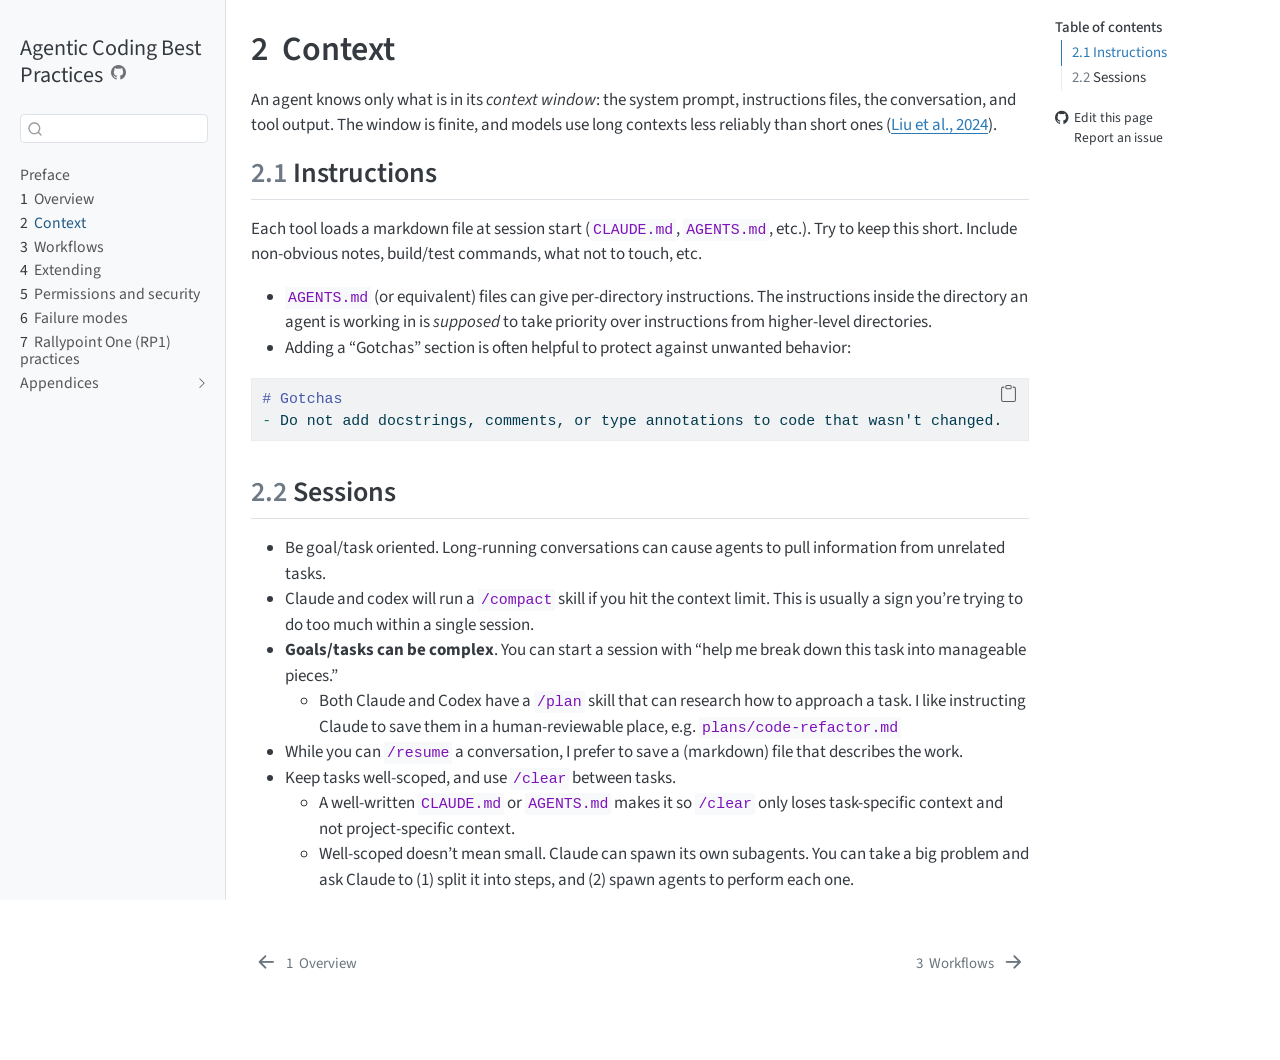
<file: chapters/02-context.html>
<!DOCTYPE html>
<html xmlns="http://www.w3.org/1999/xhtml" lang="en" xml:lang="en"><head>

<meta charset="utf-8">
<meta name="generator" content="quarto-1.7.32">

<meta name="viewport" content="width=device-width, initial-scale=1.0, user-scalable=yes">


<title>2&nbsp; Context – Agentic Coding Best Practices</title>
<style>
code{white-space: pre-wrap;}
span.smallcaps{font-variant: small-caps;}
div.columns{display: flex; gap: min(4vw, 1.5em);}
div.column{flex: auto; overflow-x: auto;}
div.hanging-indent{margin-left: 1.5em; text-indent: -1.5em;}
ul.task-list{list-style: none;}
ul.task-list li input[type="checkbox"] {
  width: 0.8em;
  margin: 0 0.8em 0.2em -1em; /* quarto-specific, see https://github.com/quarto-dev/quarto-cli/issues/4556 */ 
  vertical-align: middle;
}
/* CSS for syntax highlighting */
html { -webkit-text-size-adjust: 100%; }
pre > code.sourceCode { white-space: pre; position: relative; }
pre > code.sourceCode > span { display: inline-block; line-height: 1.25; }
pre > code.sourceCode > span:empty { height: 1.2em; }
.sourceCode { overflow: visible; }
code.sourceCode > span { color: inherit; text-decoration: inherit; }
div.sourceCode { margin: 1em 0; }
pre.sourceCode { margin: 0; }
@media screen {
div.sourceCode { overflow: auto; }
}
@media print {
pre > code.sourceCode { white-space: pre-wrap; }
pre > code.sourceCode > span { text-indent: -5em; padding-left: 5em; }
}
pre.numberSource code
  { counter-reset: source-line 0; }
pre.numberSource code > span
  { position: relative; left: -4em; counter-increment: source-line; }
pre.numberSource code > span > a:first-child::before
  { content: counter(source-line);
    position: relative; left: -1em; text-align: right; vertical-align: baseline;
    border: none; display: inline-block;
    -webkit-touch-callout: none; -webkit-user-select: none;
    -khtml-user-select: none; -moz-user-select: none;
    -ms-user-select: none; user-select: none;
    padding: 0 4px; width: 4em;
  }
pre.numberSource { margin-left: 3em;  padding-left: 4px; }
div.sourceCode
  {   }
@media screen {
pre > code.sourceCode > span > a:first-child::before { text-decoration: underline; }
}
</style>


<script src="../site_libs/quarto-nav/quarto-nav.js"></script>
<script src="../site_libs/quarto-nav/headroom.min.js"></script>
<script src="../site_libs/clipboard/clipboard.min.js"></script>
<script src="../site_libs/quarto-search/autocomplete.umd.js"></script>
<script src="../site_libs/quarto-search/fuse.min.js"></script>
<script src="../site_libs/quarto-search/quarto-search.js"></script>
<meta name="quarto:offset" content="../">
<link href="../chapters/03-workflows.html" rel="next">
<link href="../chapters/01-overview.html" rel="prev">
<script src="../site_libs/quarto-html/quarto.js" type="module"></script>
<script src="../site_libs/quarto-html/tabsets/tabsets.js" type="module"></script>
<script src="../site_libs/quarto-html/popper.min.js"></script>
<script src="../site_libs/quarto-html/tippy.umd.min.js"></script>
<script src="../site_libs/quarto-html/anchor.min.js"></script>
<link href="../site_libs/quarto-html/tippy.css" rel="stylesheet">
<link href="../site_libs/quarto-html/quarto-syntax-highlighting-37eea08aefeeee20ff55810ff984fec1.css" rel="stylesheet" id="quarto-text-highlighting-styles">
<script src="../site_libs/bootstrap/bootstrap.min.js"></script>
<link href="../site_libs/bootstrap/bootstrap-icons.css" rel="stylesheet">
<link href="../site_libs/bootstrap/bootstrap-e33616daf01461bd4322cfeac3b3e99e.min.css" rel="stylesheet" append-hash="true" id="quarto-bootstrap" data-mode="light">
<script id="quarto-search-options" type="application/json">{
  "location": "sidebar",
  "copy-button": false,
  "collapse-after": 3,
  "panel-placement": "start",
  "type": "textbox",
  "limit": 50,
  "keyboard-shortcut": [
    "f",
    "/",
    "s"
  ],
  "show-item-context": false,
  "language": {
    "search-no-results-text": "No results",
    "search-matching-documents-text": "matching documents",
    "search-copy-link-title": "Copy link to search",
    "search-hide-matches-text": "Hide additional matches",
    "search-more-match-text": "more match in this document",
    "search-more-matches-text": "more matches in this document",
    "search-clear-button-title": "Clear",
    "search-text-placeholder": "",
    "search-detached-cancel-button-title": "Cancel",
    "search-submit-button-title": "Submit",
    "search-label": "Search"
  }
}</script>


</head>

<body class="nav-sidebar docked quarto-light">

<div id="quarto-search-results"></div>
  <header id="quarto-header" class="headroom fixed-top">
  <nav class="quarto-secondary-nav">
    <div class="container-fluid d-flex">
      <button type="button" class="quarto-btn-toggle btn" data-bs-toggle="collapse" role="button" data-bs-target=".quarto-sidebar-collapse-item" aria-controls="quarto-sidebar" aria-expanded="false" aria-label="Toggle sidebar navigation" onclick="if (window.quartoToggleHeadroom) { window.quartoToggleHeadroom(); }">
        <i class="bi bi-layout-text-sidebar-reverse"></i>
      </button>
        <nav class="quarto-page-breadcrumbs" aria-label="breadcrumb"><ol class="breadcrumb"><li class="breadcrumb-item"><a href="../chapters/02-context.html"><span class="chapter-number">2</span>&nbsp; <span class="chapter-title">Context</span></a></li></ol></nav>
        <a class="flex-grow-1" role="navigation" data-bs-toggle="collapse" data-bs-target=".quarto-sidebar-collapse-item" aria-controls="quarto-sidebar" aria-expanded="false" aria-label="Toggle sidebar navigation" onclick="if (window.quartoToggleHeadroom) { window.quartoToggleHeadroom(); }">      
        </a>
      <button type="button" class="btn quarto-search-button" aria-label="Search" onclick="window.quartoOpenSearch();">
        <i class="bi bi-search"></i>
      </button>
    </div>
  </nav>
</header>
<!-- content -->
<div id="quarto-content" class="quarto-container page-columns page-rows-contents page-layout-article">
<!-- sidebar -->
  <nav id="quarto-sidebar" class="sidebar collapse collapse-horizontal quarto-sidebar-collapse-item sidebar-navigation docked overflow-auto">
    <div class="pt-lg-2 mt-2 text-left sidebar-header">
    <div class="sidebar-title mb-0 py-0">
      <a href="../">Agentic Coding Best Practices</a> 
        <div class="sidebar-tools-main">
    <a href="https://github.com/NSF-ASCEND-Engine/Agentic-Coding-Best-Practices" title="Source Code" class="quarto-navigation-tool px-1" aria-label="Source Code"><i class="bi bi-github"></i></a>
</div>
    </div>
      </div>
        <div class="mt-2 flex-shrink-0 align-items-center">
        <div class="sidebar-search">
        <div id="quarto-search" class="" title="Search"></div>
        </div>
        </div>
    <div class="sidebar-menu-container"> 
    <ul class="list-unstyled mt-1">
        <li class="sidebar-item">
  <div class="sidebar-item-container"> 
  <a href="../index.html" class="sidebar-item-text sidebar-link">
 <span class="menu-text">Preface</span></a>
  </div>
</li>
        <li class="sidebar-item">
  <div class="sidebar-item-container"> 
  <a href="../chapters/01-overview.html" class="sidebar-item-text sidebar-link">
 <span class="menu-text"><span class="chapter-number">1</span>&nbsp; <span class="chapter-title">Overview</span></span></a>
  </div>
</li>
        <li class="sidebar-item">
  <div class="sidebar-item-container"> 
  <a href="../chapters/02-context.html" class="sidebar-item-text sidebar-link active">
 <span class="menu-text"><span class="chapter-number">2</span>&nbsp; <span class="chapter-title">Context</span></span></a>
  </div>
</li>
        <li class="sidebar-item">
  <div class="sidebar-item-container"> 
  <a href="../chapters/03-workflows.html" class="sidebar-item-text sidebar-link">
 <span class="menu-text"><span class="chapter-number">3</span>&nbsp; <span class="chapter-title">Workflows</span></span></a>
  </div>
</li>
        <li class="sidebar-item">
  <div class="sidebar-item-container"> 
  <a href="../chapters/04-extending.html" class="sidebar-item-text sidebar-link">
 <span class="menu-text"><span class="chapter-number">4</span>&nbsp; <span class="chapter-title">Extending</span></span></a>
  </div>
</li>
        <li class="sidebar-item">
  <div class="sidebar-item-container"> 
  <a href="../chapters/05-security.html" class="sidebar-item-text sidebar-link">
 <span class="menu-text"><span class="chapter-number">5</span>&nbsp; <span class="chapter-title">Permissions and security</span></span></a>
  </div>
</li>
        <li class="sidebar-item">
  <div class="sidebar-item-container"> 
  <a href="../chapters/06-failure-modes.html" class="sidebar-item-text sidebar-link">
 <span class="menu-text"><span class="chapter-number">6</span>&nbsp; <span class="chapter-title">Failure modes</span></span></a>
  </div>
</li>
        <li class="sidebar-item">
  <div class="sidebar-item-container"> 
  <a href="../chapters/07-rp1-practices.html" class="sidebar-item-text sidebar-link">
 <span class="menu-text"><span class="chapter-number">7</span>&nbsp; <span class="chapter-title">Rallypoint One (RP1) practices</span></span></a>
  </div>
</li>
        <li class="sidebar-item sidebar-item-section">
      <div class="sidebar-item-container"> 
            <a class="sidebar-item-text sidebar-link text-start collapsed" data-bs-toggle="collapse" data-bs-target="#quarto-sidebar-section-1" role="navigation" aria-expanded="false">
 <span class="menu-text">Appendices</span></a>
          <a class="sidebar-item-toggle text-start collapsed" data-bs-toggle="collapse" data-bs-target="#quarto-sidebar-section-1" role="navigation" aria-expanded="false" aria-label="Toggle section">
            <i class="bi bi-chevron-right ms-2"></i>
          </a> 
      </div>
      <ul id="quarto-sidebar-section-1" class="collapse list-unstyled sidebar-section depth1 ">  
          <li class="sidebar-item">
  <div class="sidebar-item-container"> 
  <a href="../chapters/A-tool-reference.html" class="sidebar-item-text sidebar-link">
 <span class="menu-text"><span class="chapter-number">A</span>&nbsp; <span class="chapter-title">Tool reference</span></span></a>
  </div>
</li>
      </ul>
  </li>
    </ul>
    </div>
</nav>
<div id="quarto-sidebar-glass" class="quarto-sidebar-collapse-item" data-bs-toggle="collapse" data-bs-target=".quarto-sidebar-collapse-item"></div>
<!-- margin-sidebar -->
    <div id="quarto-margin-sidebar" class="sidebar margin-sidebar">
        <nav id="TOC" role="doc-toc" class="toc-active">
    <h2 id="toc-title">Table of contents</h2>
   
  <ul>
  <li><a href="#instructions" id="toc-instructions" class="nav-link active" data-scroll-target="#instructions"><span class="header-section-number">2.1</span> Instructions</a></li>
  <li><a href="#sessions" id="toc-sessions" class="nav-link" data-scroll-target="#sessions"><span class="header-section-number">2.2</span> Sessions</a></li>
  </ul>
<div class="toc-actions"><ul><li><a href="https://github.com/NSF-ASCEND-Engine/Agentic-Coding-Best-Practices/edit/main/chapters/02-context.qmd" class="toc-action"><i class="bi bi-github"></i>Edit this page</a></li><li><a href="https://github.com/NSF-ASCEND-Engine/Agentic-Coding-Best-Practices/issues/new" class="toc-action"><i class="bi empty"></i>Report an issue</a></li></ul></div></nav>
    </div>
<!-- main -->
<main class="content" id="quarto-document-content">

<header id="title-block-header" class="quarto-title-block default">
<div class="quarto-title">
<h1 class="title"><span class="chapter-number">2</span>&nbsp; <span class="chapter-title">Context</span></h1>
</div>



<div class="quarto-title-meta">

    
  
    
  </div>
  


</header>


<p>An agent knows only what is in its <em>context window</em>: the system prompt, instructions files, the conversation, and tool output. The window is finite, and models use long contexts less reliably than short ones (<a href="https://arxiv.org/abs/2307.03172">Liu et al., 2024</a>).</p>
<section id="instructions" class="level2" data-number="2.1">
<h2 data-number="2.1" class="anchored" data-anchor-id="instructions"><span class="header-section-number">2.1</span> Instructions</h2>
<p>Each tool loads a markdown file at session start (<code>CLAUDE.md</code>, <code>AGENTS.md</code>, etc.). Try to keep this short. Include non-obvious notes, build/test commands, what not to touch, etc.</p>
<ul>
<li><code>AGENTS.md</code> (or equivalent) files can give per-directory instructions. The instructions inside the directory an agent is working in is <em>supposed</em> to take priority over instructions from higher-level directories.</li>
<li>Adding a “Gotchas” section is often helpful to protect against unwanted behavior:</li>
</ul>
<div class="sourceCode" id="cb1"><pre class="sourceCode markdown code-with-copy"><code class="sourceCode markdown"><span id="cb1-1"><a href="#cb1-1" aria-hidden="true" tabindex="-1"></a><span class="fu"># Gotchas</span></span>
<span id="cb1-2"><a href="#cb1-2" aria-hidden="true" tabindex="-1"></a><span class="ss">- </span>Do not add docstrings, comments, or type annotations to code that wasn't changed.</span></code><button title="Copy to Clipboard" class="code-copy-button"><i class="bi"></i></button></pre></div>
</section>
<section id="sessions" class="level2" data-number="2.2">
<h2 data-number="2.2" class="anchored" data-anchor-id="sessions"><span class="header-section-number">2.2</span> Sessions</h2>
<ul>
<li>Be goal/task oriented. Long-running conversations can cause agents to pull information from unrelated tasks.</li>
<li>Claude and codex will run a <code>/compact</code> skill if you hit the context limit. This is usually a sign you’re trying to do too much within a single session.</li>
<li><strong>Goals/tasks can be complex</strong>. You can start a session with “help me break down this task into manageable pieces.”
<ul>
<li>Both Claude and Codex have a <code>/plan</code> skill that can research how to approach a task. I like instructing Claude to save them in a human-reviewable place, e.g.&nbsp;<code>plans/code-refactor.md</code></li>
</ul></li>
<li>While you can <code>/resume</code> a conversation, I prefer to save a (markdown) file that describes the work.</li>
<li>Keep tasks well-scoped, and use <code>/clear</code> between tasks.
<ul>
<li>A well-written <code>CLAUDE.md</code> or <code>AGENTS.md</code> makes it so <code>/clear</code> only loses task-specific context and not project-specific context.</li>
<li>Well-scoped doesn’t mean small. Claude can spawn its own subagents. You can take a big problem and ask Claude to (1) split it into steps, and (2) spawn agents to perform each one.</li>
</ul></li>
</ul>


</section>

</main> <!-- /main -->
<script id="quarto-html-after-body" type="application/javascript">
  window.document.addEventListener("DOMContentLoaded", function (event) {
    const icon = "";
    const anchorJS = new window.AnchorJS();
    anchorJS.options = {
      placement: 'right',
      icon: icon
    };
    anchorJS.add('.anchored');
    const isCodeAnnotation = (el) => {
      for (const clz of el.classList) {
        if (clz.startsWith('code-annotation-')) {                     
          return true;
        }
      }
      return false;
    }
    const onCopySuccess = function(e) {
      // button target
      const button = e.trigger;
      // don't keep focus
      button.blur();
      // flash "checked"
      button.classList.add('code-copy-button-checked');
      var currentTitle = button.getAttribute("title");
      button.setAttribute("title", "Copied!");
      let tooltip;
      if (window.bootstrap) {
        button.setAttribute("data-bs-toggle", "tooltip");
        button.setAttribute("data-bs-placement", "left");
        button.setAttribute("data-bs-title", "Copied!");
        tooltip = new bootstrap.Tooltip(button, 
          { trigger: "manual", 
            customClass: "code-copy-button-tooltip",
            offset: [0, -8]});
        tooltip.show();    
      }
      setTimeout(function() {
        if (tooltip) {
          tooltip.hide();
          button.removeAttribute("data-bs-title");
          button.removeAttribute("data-bs-toggle");
          button.removeAttribute("data-bs-placement");
        }
        button.setAttribute("title", currentTitle);
        button.classList.remove('code-copy-button-checked');
      }, 1000);
      // clear code selection
      e.clearSelection();
    }
    const getTextToCopy = function(trigger) {
        const codeEl = trigger.previousElementSibling.cloneNode(true);
        for (const childEl of codeEl.children) {
          if (isCodeAnnotation(childEl)) {
            childEl.remove();
          }
        }
        return codeEl.innerText;
    }
    const clipboard = new window.ClipboardJS('.code-copy-button:not([data-in-quarto-modal])', {
      text: getTextToCopy
    });
    clipboard.on('success', onCopySuccess);
    if (window.document.getElementById('quarto-embedded-source-code-modal')) {
      const clipboardModal = new window.ClipboardJS('.code-copy-button[data-in-quarto-modal]', {
        text: getTextToCopy,
        container: window.document.getElementById('quarto-embedded-source-code-modal')
      });
      clipboardModal.on('success', onCopySuccess);
    }
      var localhostRegex = new RegExp(/^(?:http|https):\/\/localhost\:?[0-9]*\//);
      var mailtoRegex = new RegExp(/^mailto:/);
        var filterRegex = new RegExp('/' + window.location.host + '/');
      var isInternal = (href) => {
          return filterRegex.test(href) || localhostRegex.test(href) || mailtoRegex.test(href);
      }
      // Inspect non-navigation links and adorn them if external
     var links = window.document.querySelectorAll('a[href]:not(.nav-link):not(.navbar-brand):not(.toc-action):not(.sidebar-link):not(.sidebar-item-toggle):not(.pagination-link):not(.no-external):not([aria-hidden]):not(.dropdown-item):not(.quarto-navigation-tool):not(.about-link)');
      for (var i=0; i<links.length; i++) {
        const link = links[i];
        if (!isInternal(link.href)) {
          // undo the damage that might have been done by quarto-nav.js in the case of
          // links that we want to consider external
          if (link.dataset.originalHref !== undefined) {
            link.href = link.dataset.originalHref;
          }
            // target, if specified
            link.setAttribute("target", "_blank");
            if (link.getAttribute("rel") === null) {
              link.setAttribute("rel", "noopener");
            }
        }
      }
    function tippyHover(el, contentFn, onTriggerFn, onUntriggerFn) {
      const config = {
        allowHTML: true,
        maxWidth: 500,
        delay: 100,
        arrow: false,
        appendTo: function(el) {
            return el.parentElement;
        },
        interactive: true,
        interactiveBorder: 10,
        theme: 'quarto',
        placement: 'bottom-start',
      };
      if (contentFn) {
        config.content = contentFn;
      }
      if (onTriggerFn) {
        config.onTrigger = onTriggerFn;
      }
      if (onUntriggerFn) {
        config.onUntrigger = onUntriggerFn;
      }
      window.tippy(el, config); 
    }
    const noterefs = window.document.querySelectorAll('a[role="doc-noteref"]');
    for (var i=0; i<noterefs.length; i++) {
      const ref = noterefs[i];
      tippyHover(ref, function() {
        // use id or data attribute instead here
        let href = ref.getAttribute('data-footnote-href') || ref.getAttribute('href');
        try { href = new URL(href).hash; } catch {}
        const id = href.replace(/^#\/?/, "");
        const note = window.document.getElementById(id);
        if (note) {
          return note.innerHTML;
        } else {
          return "";
        }
      });
    }
    const xrefs = window.document.querySelectorAll('a.quarto-xref');
    const processXRef = (id, note) => {
      // Strip column container classes
      const stripColumnClz = (el) => {
        el.classList.remove("page-full", "page-columns");
        if (el.children) {
          for (const child of el.children) {
            stripColumnClz(child);
          }
        }
      }
      stripColumnClz(note)
      if (id === null || id.startsWith('sec-')) {
        // Special case sections, only their first couple elements
        const container = document.createElement("div");
        if (note.children && note.children.length > 2) {
          container.appendChild(note.children[0].cloneNode(true));
          for (let i = 1; i < note.children.length; i++) {
            const child = note.children[i];
            if (child.tagName === "P" && child.innerText === "") {
              continue;
            } else {
              container.appendChild(child.cloneNode(true));
              break;
            }
          }
          if (window.Quarto?.typesetMath) {
            window.Quarto.typesetMath(container);
          }
          return container.innerHTML
        } else {
          if (window.Quarto?.typesetMath) {
            window.Quarto.typesetMath(note);
          }
          return note.innerHTML;
        }
      } else {
        // Remove any anchor links if they are present
        const anchorLink = note.querySelector('a.anchorjs-link');
        if (anchorLink) {
          anchorLink.remove();
        }
        if (window.Quarto?.typesetMath) {
          window.Quarto.typesetMath(note);
        }
        if (note.classList.contains("callout")) {
          return note.outerHTML;
        } else {
          return note.innerHTML;
        }
      }
    }
    for (var i=0; i<xrefs.length; i++) {
      const xref = xrefs[i];
      tippyHover(xref, undefined, function(instance) {
        instance.disable();
        let url = xref.getAttribute('href');
        let hash = undefined; 
        if (url.startsWith('#')) {
          hash = url;
        } else {
          try { hash = new URL(url).hash; } catch {}
        }
        if (hash) {
          const id = hash.replace(/^#\/?/, "");
          const note = window.document.getElementById(id);
          if (note !== null) {
            try {
              const html = processXRef(id, note.cloneNode(true));
              instance.setContent(html);
            } finally {
              instance.enable();
              instance.show();
            }
          } else {
            // See if we can fetch this
            fetch(url.split('#')[0])
            .then(res => res.text())
            .then(html => {
              const parser = new DOMParser();
              const htmlDoc = parser.parseFromString(html, "text/html");
              const note = htmlDoc.getElementById(id);
              if (note !== null) {
                const html = processXRef(id, note);
                instance.setContent(html);
              } 
            }).finally(() => {
              instance.enable();
              instance.show();
            });
          }
        } else {
          // See if we can fetch a full url (with no hash to target)
          // This is a special case and we should probably do some content thinning / targeting
          fetch(url)
          .then(res => res.text())
          .then(html => {
            const parser = new DOMParser();
            const htmlDoc = parser.parseFromString(html, "text/html");
            const note = htmlDoc.querySelector('main.content');
            if (note !== null) {
              // This should only happen for chapter cross references
              // (since there is no id in the URL)
              // remove the first header
              if (note.children.length > 0 && note.children[0].tagName === "HEADER") {
                note.children[0].remove();
              }
              const html = processXRef(null, note);
              instance.setContent(html);
            } 
          }).finally(() => {
            instance.enable();
            instance.show();
          });
        }
      }, function(instance) {
      });
    }
        let selectedAnnoteEl;
        const selectorForAnnotation = ( cell, annotation) => {
          let cellAttr = 'data-code-cell="' + cell + '"';
          let lineAttr = 'data-code-annotation="' +  annotation + '"';
          const selector = 'span[' + cellAttr + '][' + lineAttr + ']';
          return selector;
        }
        const selectCodeLines = (annoteEl) => {
          const doc = window.document;
          const targetCell = annoteEl.getAttribute("data-target-cell");
          const targetAnnotation = annoteEl.getAttribute("data-target-annotation");
          const annoteSpan = window.document.querySelector(selectorForAnnotation(targetCell, targetAnnotation));
          const lines = annoteSpan.getAttribute("data-code-lines").split(",");
          const lineIds = lines.map((line) => {
            return targetCell + "-" + line;
          })
          let top = null;
          let height = null;
          let parent = null;
          if (lineIds.length > 0) {
              //compute the position of the single el (top and bottom and make a div)
              const el = window.document.getElementById(lineIds[0]);
              top = el.offsetTop;
              height = el.offsetHeight;
              parent = el.parentElement.parentElement;
            if (lineIds.length > 1) {
              const lastEl = window.document.getElementById(lineIds[lineIds.length - 1]);
              const bottom = lastEl.offsetTop + lastEl.offsetHeight;
              height = bottom - top;
            }
            if (top !== null && height !== null && parent !== null) {
              // cook up a div (if necessary) and position it 
              let div = window.document.getElementById("code-annotation-line-highlight");
              if (div === null) {
                div = window.document.createElement("div");
                div.setAttribute("id", "code-annotation-line-highlight");
                div.style.position = 'absolute';
                parent.appendChild(div);
              }
              div.style.top = top - 2 + "px";
              div.style.height = height + 4 + "px";
              div.style.left = 0;
              let gutterDiv = window.document.getElementById("code-annotation-line-highlight-gutter");
              if (gutterDiv === null) {
                gutterDiv = window.document.createElement("div");
                gutterDiv.setAttribute("id", "code-annotation-line-highlight-gutter");
                gutterDiv.style.position = 'absolute';
                const codeCell = window.document.getElementById(targetCell);
                const gutter = codeCell.querySelector('.code-annotation-gutter');
                gutter.appendChild(gutterDiv);
              }
              gutterDiv.style.top = top - 2 + "px";
              gutterDiv.style.height = height + 4 + "px";
            }
            selectedAnnoteEl = annoteEl;
          }
        };
        const unselectCodeLines = () => {
          const elementsIds = ["code-annotation-line-highlight", "code-annotation-line-highlight-gutter"];
          elementsIds.forEach((elId) => {
            const div = window.document.getElementById(elId);
            if (div) {
              div.remove();
            }
          });
          selectedAnnoteEl = undefined;
        };
          // Handle positioning of the toggle
      window.addEventListener(
        "resize",
        throttle(() => {
          elRect = undefined;
          if (selectedAnnoteEl) {
            selectCodeLines(selectedAnnoteEl);
          }
        }, 10)
      );
      function throttle(fn, ms) {
      let throttle = false;
      let timer;
        return (...args) => {
          if(!throttle) { // first call gets through
              fn.apply(this, args);
              throttle = true;
          } else { // all the others get throttled
              if(timer) clearTimeout(timer); // cancel #2
              timer = setTimeout(() => {
                fn.apply(this, args);
                timer = throttle = false;
              }, ms);
          }
        };
      }
        // Attach click handler to the DT
        const annoteDls = window.document.querySelectorAll('dt[data-target-cell]');
        for (const annoteDlNode of annoteDls) {
          annoteDlNode.addEventListener('click', (event) => {
            const clickedEl = event.target;
            if (clickedEl !== selectedAnnoteEl) {
              unselectCodeLines();
              const activeEl = window.document.querySelector('dt[data-target-cell].code-annotation-active');
              if (activeEl) {
                activeEl.classList.remove('code-annotation-active');
              }
              selectCodeLines(clickedEl);
              clickedEl.classList.add('code-annotation-active');
            } else {
              // Unselect the line
              unselectCodeLines();
              clickedEl.classList.remove('code-annotation-active');
            }
          });
        }
    const findCites = (el) => {
      const parentEl = el.parentElement;
      if (parentEl) {
        const cites = parentEl.dataset.cites;
        if (cites) {
          return {
            el,
            cites: cites.split(' ')
          };
        } else {
          return findCites(el.parentElement)
        }
      } else {
        return undefined;
      }
    };
    var bibliorefs = window.document.querySelectorAll('a[role="doc-biblioref"]');
    for (var i=0; i<bibliorefs.length; i++) {
      const ref = bibliorefs[i];
      const citeInfo = findCites(ref);
      if (citeInfo) {
        tippyHover(citeInfo.el, function() {
          var popup = window.document.createElement('div');
          citeInfo.cites.forEach(function(cite) {
            var citeDiv = window.document.createElement('div');
            citeDiv.classList.add('hanging-indent');
            citeDiv.classList.add('csl-entry');
            var biblioDiv = window.document.getElementById('ref-' + cite);
            if (biblioDiv) {
              citeDiv.innerHTML = biblioDiv.innerHTML;
            }
            popup.appendChild(citeDiv);
          });
          return popup.innerHTML;
        });
      }
    }
  });
  </script>
<nav class="page-navigation">
  <div class="nav-page nav-page-previous">
      <a href="../chapters/01-overview.html" class="pagination-link" aria-label="Overview">
        <i class="bi bi-arrow-left-short"></i> <span class="nav-page-text"><span class="chapter-number">1</span>&nbsp; <span class="chapter-title">Overview</span></span>
      </a>          
  </div>
  <div class="nav-page nav-page-next">
      <a href="../chapters/03-workflows.html" class="pagination-link" aria-label="Workflows">
        <span class="nav-page-text"><span class="chapter-number">3</span>&nbsp; <span class="chapter-title">Workflows</span></span> <i class="bi bi-arrow-right-short"></i>
      </a>
  </div>
</nav>
</div> <!-- /content -->




<footer class="footer"><div class="nav-footer"><div class="nav-footer-center"><div class="toc-actions d-sm-block d-md-none"><ul><li><a href="https://github.com/NSF-ASCEND-Engine/Agentic-Coding-Best-Practices/edit/main/chapters/02-context.qmd" class="toc-action"><i class="bi bi-github"></i>Edit this page</a></li><li><a href="https://github.com/NSF-ASCEND-Engine/Agentic-Coding-Best-Practices/issues/new" class="toc-action"><i class="bi empty"></i>Report an issue</a></li></ul></div></div></div></footer></body></html>
</file>
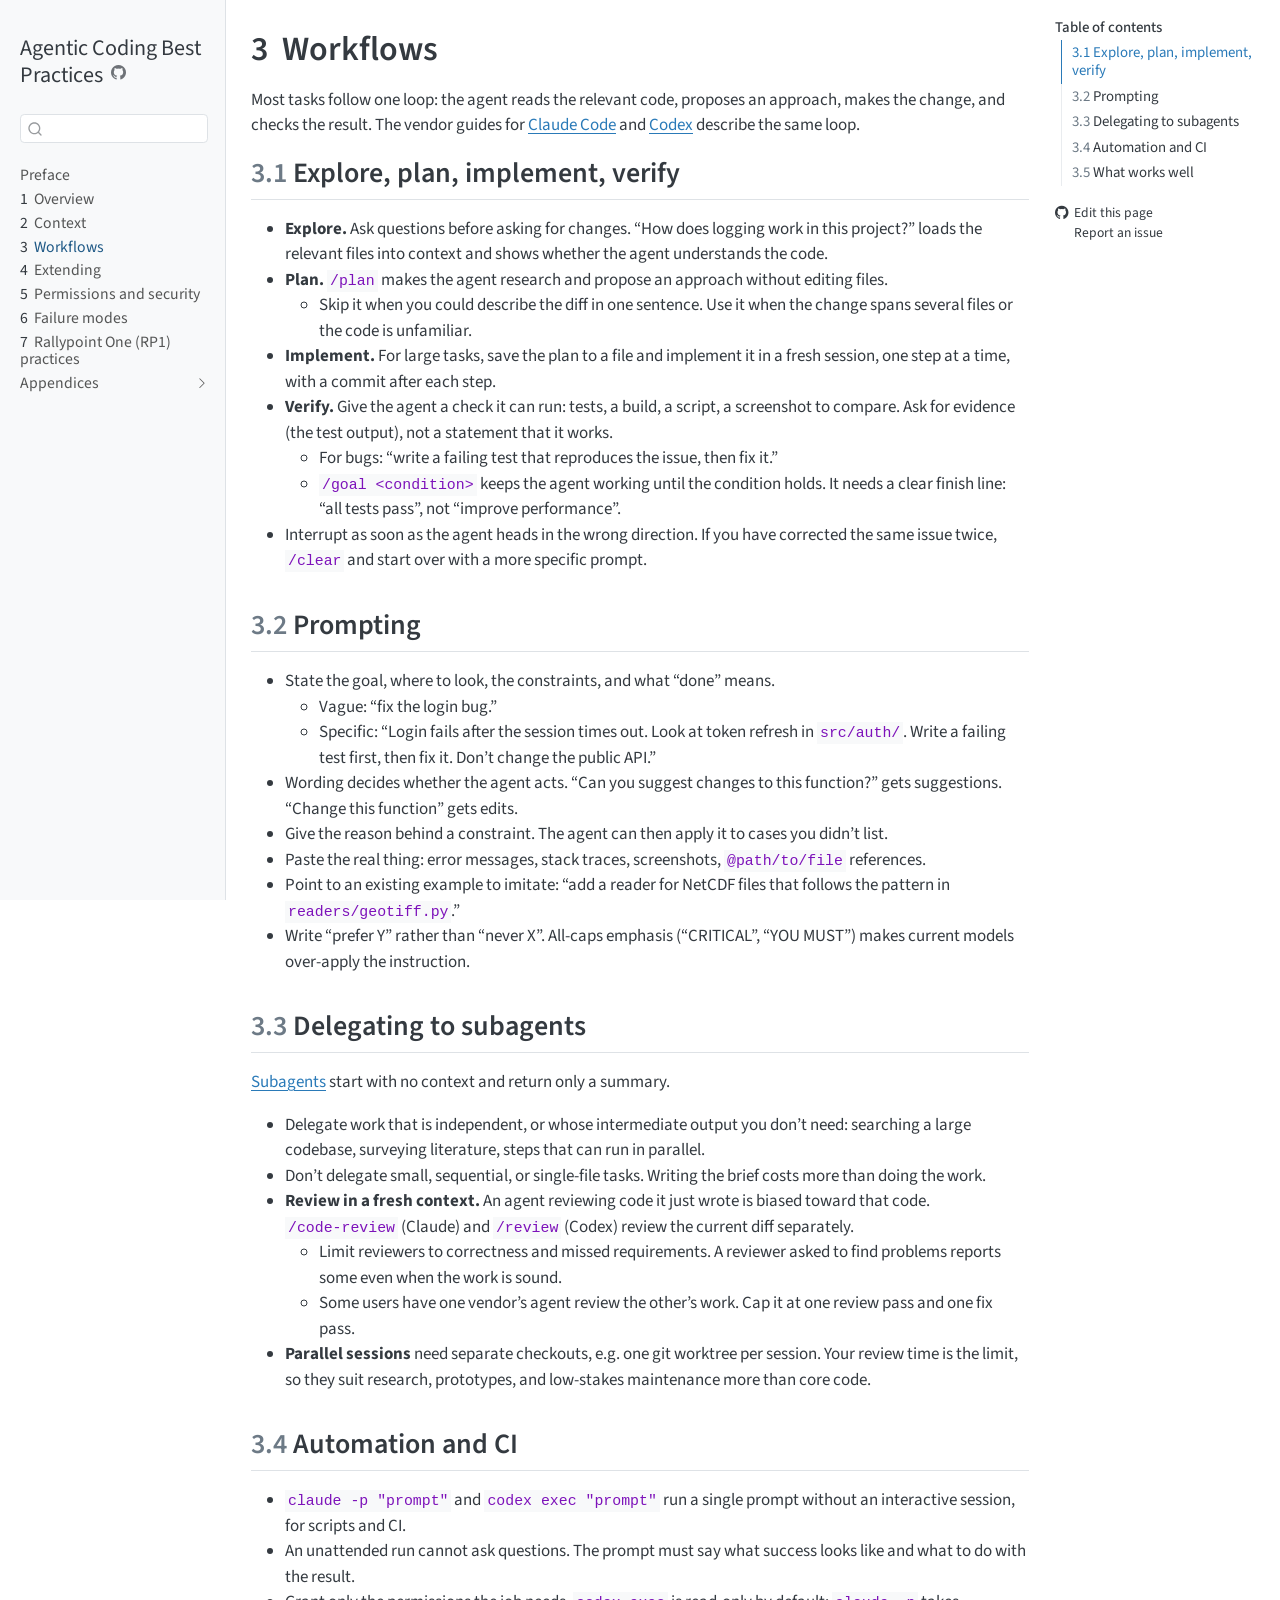
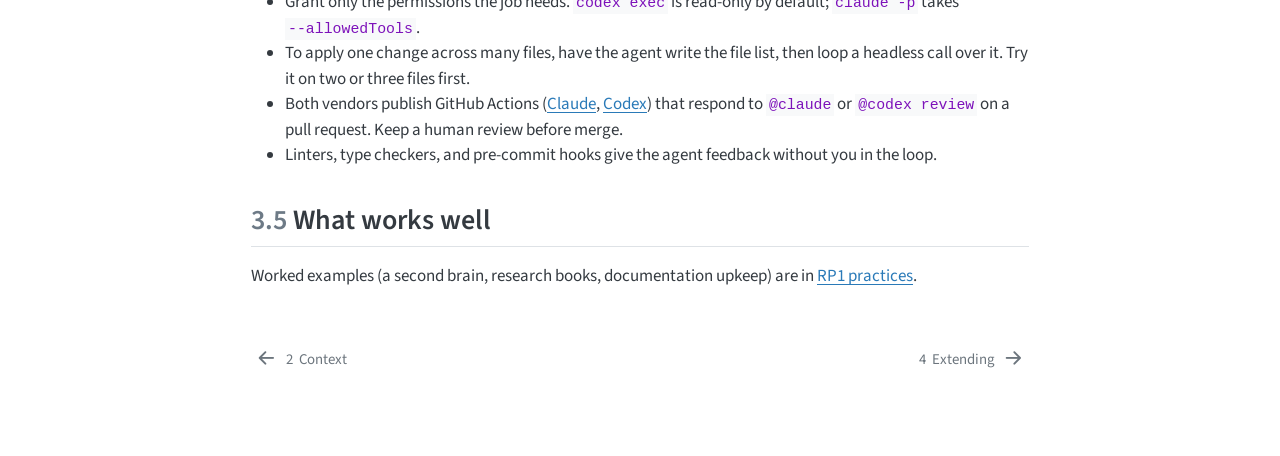
<file: chapters/03-workflows.html>
<!DOCTYPE html>
<html xmlns="http://www.w3.org/1999/xhtml" lang="en" xml:lang="en"><head>

<meta charset="utf-8">
<meta name="generator" content="quarto-1.7.32">

<meta name="viewport" content="width=device-width, initial-scale=1.0, user-scalable=yes">


<title>3&nbsp; Workflows – Agentic Coding Best Practices</title>
<style>
code{white-space: pre-wrap;}
span.smallcaps{font-variant: small-caps;}
div.columns{display: flex; gap: min(4vw, 1.5em);}
div.column{flex: auto; overflow-x: auto;}
div.hanging-indent{margin-left: 1.5em; text-indent: -1.5em;}
ul.task-list{list-style: none;}
ul.task-list li input[type="checkbox"] {
  width: 0.8em;
  margin: 0 0.8em 0.2em -1em; /* quarto-specific, see https://github.com/quarto-dev/quarto-cli/issues/4556 */ 
  vertical-align: middle;
}
</style>


<script src="../site_libs/quarto-nav/quarto-nav.js"></script>
<script src="../site_libs/quarto-nav/headroom.min.js"></script>
<script src="../site_libs/clipboard/clipboard.min.js"></script>
<script src="../site_libs/quarto-search/autocomplete.umd.js"></script>
<script src="../site_libs/quarto-search/fuse.min.js"></script>
<script src="../site_libs/quarto-search/quarto-search.js"></script>
<meta name="quarto:offset" content="../">
<link href="../chapters/04-extending.html" rel="next">
<link href="../chapters/02-context.html" rel="prev">
<script src="../site_libs/quarto-html/quarto.js" type="module"></script>
<script src="../site_libs/quarto-html/tabsets/tabsets.js" type="module"></script>
<script src="../site_libs/quarto-html/popper.min.js"></script>
<script src="../site_libs/quarto-html/tippy.umd.min.js"></script>
<script src="../site_libs/quarto-html/anchor.min.js"></script>
<link href="../site_libs/quarto-html/tippy.css" rel="stylesheet">
<link href="../site_libs/quarto-html/quarto-syntax-highlighting-37eea08aefeeee20ff55810ff984fec1.css" rel="stylesheet" id="quarto-text-highlighting-styles">
<script src="../site_libs/bootstrap/bootstrap.min.js"></script>
<link href="../site_libs/bootstrap/bootstrap-icons.css" rel="stylesheet">
<link href="../site_libs/bootstrap/bootstrap-e33616daf01461bd4322cfeac3b3e99e.min.css" rel="stylesheet" append-hash="true" id="quarto-bootstrap" data-mode="light">
<script id="quarto-search-options" type="application/json">{
  "location": "sidebar",
  "copy-button": false,
  "collapse-after": 3,
  "panel-placement": "start",
  "type": "textbox",
  "limit": 50,
  "keyboard-shortcut": [
    "f",
    "/",
    "s"
  ],
  "show-item-context": false,
  "language": {
    "search-no-results-text": "No results",
    "search-matching-documents-text": "matching documents",
    "search-copy-link-title": "Copy link to search",
    "search-hide-matches-text": "Hide additional matches",
    "search-more-match-text": "more match in this document",
    "search-more-matches-text": "more matches in this document",
    "search-clear-button-title": "Clear",
    "search-text-placeholder": "",
    "search-detached-cancel-button-title": "Cancel",
    "search-submit-button-title": "Submit",
    "search-label": "Search"
  }
}</script>


</head>

<body class="nav-sidebar docked quarto-light">

<div id="quarto-search-results"></div>
  <header id="quarto-header" class="headroom fixed-top">
  <nav class="quarto-secondary-nav">
    <div class="container-fluid d-flex">
      <button type="button" class="quarto-btn-toggle btn" data-bs-toggle="collapse" role="button" data-bs-target=".quarto-sidebar-collapse-item" aria-controls="quarto-sidebar" aria-expanded="false" aria-label="Toggle sidebar navigation" onclick="if (window.quartoToggleHeadroom) { window.quartoToggleHeadroom(); }">
        <i class="bi bi-layout-text-sidebar-reverse"></i>
      </button>
        <nav class="quarto-page-breadcrumbs" aria-label="breadcrumb"><ol class="breadcrumb"><li class="breadcrumb-item"><a href="../chapters/03-workflows.html"><span class="chapter-number">3</span>&nbsp; <span class="chapter-title">Workflows</span></a></li></ol></nav>
        <a class="flex-grow-1" role="navigation" data-bs-toggle="collapse" data-bs-target=".quarto-sidebar-collapse-item" aria-controls="quarto-sidebar" aria-expanded="false" aria-label="Toggle sidebar navigation" onclick="if (window.quartoToggleHeadroom) { window.quartoToggleHeadroom(); }">      
        </a>
      <button type="button" class="btn quarto-search-button" aria-label="Search" onclick="window.quartoOpenSearch();">
        <i class="bi bi-search"></i>
      </button>
    </div>
  </nav>
</header>
<!-- content -->
<div id="quarto-content" class="quarto-container page-columns page-rows-contents page-layout-article">
<!-- sidebar -->
  <nav id="quarto-sidebar" class="sidebar collapse collapse-horizontal quarto-sidebar-collapse-item sidebar-navigation docked overflow-auto">
    <div class="pt-lg-2 mt-2 text-left sidebar-header">
    <div class="sidebar-title mb-0 py-0">
      <a href="../">Agentic Coding Best Practices</a> 
        <div class="sidebar-tools-main">
    <a href="https://github.com/NSF-ASCEND-Engine/Agentic-Coding-Best-Practices" title="Source Code" class="quarto-navigation-tool px-1" aria-label="Source Code"><i class="bi bi-github"></i></a>
</div>
    </div>
      </div>
        <div class="mt-2 flex-shrink-0 align-items-center">
        <div class="sidebar-search">
        <div id="quarto-search" class="" title="Search"></div>
        </div>
        </div>
    <div class="sidebar-menu-container"> 
    <ul class="list-unstyled mt-1">
        <li class="sidebar-item">
  <div class="sidebar-item-container"> 
  <a href="../index.html" class="sidebar-item-text sidebar-link">
 <span class="menu-text">Preface</span></a>
  </div>
</li>
        <li class="sidebar-item">
  <div class="sidebar-item-container"> 
  <a href="../chapters/01-overview.html" class="sidebar-item-text sidebar-link">
 <span class="menu-text"><span class="chapter-number">1</span>&nbsp; <span class="chapter-title">Overview</span></span></a>
  </div>
</li>
        <li class="sidebar-item">
  <div class="sidebar-item-container"> 
  <a href="../chapters/02-context.html" class="sidebar-item-text sidebar-link">
 <span class="menu-text"><span class="chapter-number">2</span>&nbsp; <span class="chapter-title">Context</span></span></a>
  </div>
</li>
        <li class="sidebar-item">
  <div class="sidebar-item-container"> 
  <a href="../chapters/03-workflows.html" class="sidebar-item-text sidebar-link active">
 <span class="menu-text"><span class="chapter-number">3</span>&nbsp; <span class="chapter-title">Workflows</span></span></a>
  </div>
</li>
        <li class="sidebar-item">
  <div class="sidebar-item-container"> 
  <a href="../chapters/04-extending.html" class="sidebar-item-text sidebar-link">
 <span class="menu-text"><span class="chapter-number">4</span>&nbsp; <span class="chapter-title">Extending</span></span></a>
  </div>
</li>
        <li class="sidebar-item">
  <div class="sidebar-item-container"> 
  <a href="../chapters/05-security.html" class="sidebar-item-text sidebar-link">
 <span class="menu-text"><span class="chapter-number">5</span>&nbsp; <span class="chapter-title">Permissions and security</span></span></a>
  </div>
</li>
        <li class="sidebar-item">
  <div class="sidebar-item-container"> 
  <a href="../chapters/06-failure-modes.html" class="sidebar-item-text sidebar-link">
 <span class="menu-text"><span class="chapter-number">6</span>&nbsp; <span class="chapter-title">Failure modes</span></span></a>
  </div>
</li>
        <li class="sidebar-item">
  <div class="sidebar-item-container"> 
  <a href="../chapters/07-rp1-practices.html" class="sidebar-item-text sidebar-link">
 <span class="menu-text"><span class="chapter-number">7</span>&nbsp; <span class="chapter-title">Rallypoint One (RP1) practices</span></span></a>
  </div>
</li>
        <li class="sidebar-item sidebar-item-section">
      <div class="sidebar-item-container"> 
            <a class="sidebar-item-text sidebar-link text-start collapsed" data-bs-toggle="collapse" data-bs-target="#quarto-sidebar-section-1" role="navigation" aria-expanded="false">
 <span class="menu-text">Appendices</span></a>
          <a class="sidebar-item-toggle text-start collapsed" data-bs-toggle="collapse" data-bs-target="#quarto-sidebar-section-1" role="navigation" aria-expanded="false" aria-label="Toggle section">
            <i class="bi bi-chevron-right ms-2"></i>
          </a> 
      </div>
      <ul id="quarto-sidebar-section-1" class="collapse list-unstyled sidebar-section depth1 ">  
          <li class="sidebar-item">
  <div class="sidebar-item-container"> 
  <a href="../chapters/A-tool-reference.html" class="sidebar-item-text sidebar-link">
 <span class="menu-text"><span class="chapter-number">A</span>&nbsp; <span class="chapter-title">Tool reference</span></span></a>
  </div>
</li>
      </ul>
  </li>
    </ul>
    </div>
</nav>
<div id="quarto-sidebar-glass" class="quarto-sidebar-collapse-item" data-bs-toggle="collapse" data-bs-target=".quarto-sidebar-collapse-item"></div>
<!-- margin-sidebar -->
    <div id="quarto-margin-sidebar" class="sidebar margin-sidebar">
        <nav id="TOC" role="doc-toc" class="toc-active">
    <h2 id="toc-title">Table of contents</h2>
   
  <ul>
  <li><a href="#explore-plan-implement-verify" id="toc-explore-plan-implement-verify" class="nav-link active" data-scroll-target="#explore-plan-implement-verify"><span class="header-section-number">3.1</span> Explore, plan, implement, verify</a></li>
  <li><a href="#prompting" id="toc-prompting" class="nav-link" data-scroll-target="#prompting"><span class="header-section-number">3.2</span> Prompting</a></li>
  <li><a href="#delegating-to-subagents" id="toc-delegating-to-subagents" class="nav-link" data-scroll-target="#delegating-to-subagents"><span class="header-section-number">3.3</span> Delegating to subagents</a></li>
  <li><a href="#automation-and-ci" id="toc-automation-and-ci" class="nav-link" data-scroll-target="#automation-and-ci"><span class="header-section-number">3.4</span> Automation and CI</a></li>
  <li><a href="#what-works-well" id="toc-what-works-well" class="nav-link" data-scroll-target="#what-works-well"><span class="header-section-number">3.5</span> What works well</a></li>
  </ul>
<div class="toc-actions"><ul><li><a href="https://github.com/NSF-ASCEND-Engine/Agentic-Coding-Best-Practices/edit/main/chapters/03-workflows.qmd" class="toc-action"><i class="bi bi-github"></i>Edit this page</a></li><li><a href="https://github.com/NSF-ASCEND-Engine/Agentic-Coding-Best-Practices/issues/new" class="toc-action"><i class="bi empty"></i>Report an issue</a></li></ul></div></nav>
    </div>
<!-- main -->
<main class="content" id="quarto-document-content">

<header id="title-block-header" class="quarto-title-block default">
<div class="quarto-title">
<h1 class="title"><span class="chapter-number">3</span>&nbsp; <span class="chapter-title">Workflows</span></h1>
</div>



<div class="quarto-title-meta">

    
  
    
  </div>
  


</header>


<p>Most tasks follow one loop: the agent reads the relevant code, proposes an approach, makes the change, and checks the result. The vendor guides for <a href="https://code.claude.com/docs/en/best-practices">Claude Code</a> and <a href="https://learn.chatgpt.com/guides/best-practices">Codex</a> describe the same loop.</p>
<section id="explore-plan-implement-verify" class="level2" data-number="3.1">
<h2 data-number="3.1" class="anchored" data-anchor-id="explore-plan-implement-verify"><span class="header-section-number">3.1</span> Explore, plan, implement, verify</h2>
<ul>
<li><strong>Explore.</strong> Ask questions before asking for changes. “How does logging work in this project?” loads the relevant files into context and shows whether the agent understands the code.</li>
<li><strong>Plan.</strong> <code>/plan</code> makes the agent research and propose an approach without editing files.
<ul>
<li>Skip it when you could describe the diff in one sentence. Use it when the change spans several files or the code is unfamiliar.</li>
</ul></li>
<li><strong>Implement.</strong> For large tasks, save the plan to a file and implement it in a fresh session, one step at a time, with a commit after each step.</li>
<li><strong>Verify.</strong> Give the agent a check it can run: tests, a build, a script, a screenshot to compare. Ask for evidence (the test output), not a statement that it works.
<ul>
<li>For bugs: “write a failing test that reproduces the issue, then fix it.”</li>
<li><code>/goal &lt;condition&gt;</code> keeps the agent working until the condition holds. It needs a clear finish line: “all tests pass”, not “improve performance”.</li>
</ul></li>
<li>Interrupt as soon as the agent heads in the wrong direction. If you have corrected the same issue twice, <code>/clear</code> and start over with a more specific prompt.</li>
</ul>
</section>
<section id="prompting" class="level2" data-number="3.2">
<h2 data-number="3.2" class="anchored" data-anchor-id="prompting"><span class="header-section-number">3.2</span> Prompting</h2>
<ul>
<li>State the goal, where to look, the constraints, and what “done” means.
<ul>
<li>Vague: “fix the login bug.”</li>
<li>Specific: “Login fails after the session times out. Look at token refresh in <code>src/auth/</code>. Write a failing test first, then fix it. Don’t change the public API.”</li>
</ul></li>
<li>Wording decides whether the agent acts. “Can you suggest changes to this function?” gets suggestions. “Change this function” gets edits.</li>
<li>Give the reason behind a constraint. The agent can then apply it to cases you didn’t list.</li>
<li>Paste the real thing: error messages, stack traces, screenshots, <code>@path/to/file</code> references.</li>
<li>Point to an existing example to imitate: “add a reader for NetCDF files that follows the pattern in <code>readers/geotiff.py</code>.”</li>
<li>Write “prefer Y” rather than “never X”. All-caps emphasis (“CRITICAL”, “YOU MUST”) makes current models over-apply the instruction.</li>
</ul>
</section>
<section id="delegating-to-subagents" class="level2" data-number="3.3">
<h2 data-number="3.3" class="anchored" data-anchor-id="delegating-to-subagents"><span class="header-section-number">3.3</span> Delegating to subagents</h2>
<p><a href="../chapters/04-extending.html#subagents">Subagents</a> start with no context and return only a summary.</p>
<ul>
<li>Delegate work that is independent, or whose intermediate output you don’t need: searching a large codebase, surveying literature, steps that can run in parallel.</li>
<li>Don’t delegate small, sequential, or single-file tasks. Writing the brief costs more than doing the work.</li>
<li><strong>Review in a fresh context.</strong> An agent reviewing code it just wrote is biased toward that code. <code>/code-review</code> (Claude) and <code>/review</code> (Codex) review the current diff separately.
<ul>
<li>Limit reviewers to correctness and missed requirements. A reviewer asked to find problems reports some even when the work is sound.</li>
<li>Some users have one vendor’s agent review the other’s work. Cap it at one review pass and one fix pass.</li>
</ul></li>
<li><strong>Parallel sessions</strong> need separate checkouts, e.g.&nbsp;one git worktree per session. Your review time is the limit, so they suit research, prototypes, and low-stakes maintenance more than core code.</li>
</ul>
</section>
<section id="automation-and-ci" class="level2" data-number="3.4">
<h2 data-number="3.4" class="anchored" data-anchor-id="automation-and-ci"><span class="header-section-number">3.4</span> Automation and CI</h2>
<ul>
<li><code>claude -p "prompt"</code> and <code>codex exec "prompt"</code> run a single prompt without an interactive session, for scripts and CI.</li>
<li>An unattended run cannot ask questions. The prompt must say what success looks like and what to do with the result.</li>
<li>Grant only the permissions the job needs. <code>codex exec</code> is read-only by default; <code>claude -p</code> takes <code>--allowedTools</code>.</li>
<li>To apply one change across many files, have the agent write the file list, then loop a headless call over it. Try it on two or three files first.</li>
<li>Both vendors publish GitHub Actions (<a href="https://code.claude.com/docs/en/github-actions">Claude</a>, <a href="https://github.com/openai/codex-action">Codex</a>) that respond to <code>@claude</code> or <code>@codex review</code> on a pull request. Keep a human review before merge.</li>
<li>Linters, type checkers, and pre-commit hooks give the agent feedback without you in the loop.</li>
</ul>
</section>
<section id="what-works-well" class="level2" data-number="3.5">
<h2 data-number="3.5" class="anchored" data-anchor-id="what-works-well"><span class="header-section-number">3.5</span> What works well</h2>
<p>Worked examples (a second brain, research books, documentation upkeep) are in <a href="../chapters/07-rp1-practices.html">RP1 practices</a>.</p>


</section>

</main> <!-- /main -->
<script id="quarto-html-after-body" type="application/javascript">
  window.document.addEventListener("DOMContentLoaded", function (event) {
    const icon = "";
    const anchorJS = new window.AnchorJS();
    anchorJS.options = {
      placement: 'right',
      icon: icon
    };
    anchorJS.add('.anchored');
    const isCodeAnnotation = (el) => {
      for (const clz of el.classList) {
        if (clz.startsWith('code-annotation-')) {                     
          return true;
        }
      }
      return false;
    }
    const onCopySuccess = function(e) {
      // button target
      const button = e.trigger;
      // don't keep focus
      button.blur();
      // flash "checked"
      button.classList.add('code-copy-button-checked');
      var currentTitle = button.getAttribute("title");
      button.setAttribute("title", "Copied!");
      let tooltip;
      if (window.bootstrap) {
        button.setAttribute("data-bs-toggle", "tooltip");
        button.setAttribute("data-bs-placement", "left");
        button.setAttribute("data-bs-title", "Copied!");
        tooltip = new bootstrap.Tooltip(button, 
          { trigger: "manual", 
            customClass: "code-copy-button-tooltip",
            offset: [0, -8]});
        tooltip.show();    
      }
      setTimeout(function() {
        if (tooltip) {
          tooltip.hide();
          button.removeAttribute("data-bs-title");
          button.removeAttribute("data-bs-toggle");
          button.removeAttribute("data-bs-placement");
        }
        button.setAttribute("title", currentTitle);
        button.classList.remove('code-copy-button-checked');
      }, 1000);
      // clear code selection
      e.clearSelection();
    }
    const getTextToCopy = function(trigger) {
        const codeEl = trigger.previousElementSibling.cloneNode(true);
        for (const childEl of codeEl.children) {
          if (isCodeAnnotation(childEl)) {
            childEl.remove();
          }
        }
        return codeEl.innerText;
    }
    const clipboard = new window.ClipboardJS('.code-copy-button:not([data-in-quarto-modal])', {
      text: getTextToCopy
    });
    clipboard.on('success', onCopySuccess);
    if (window.document.getElementById('quarto-embedded-source-code-modal')) {
      const clipboardModal = new window.ClipboardJS('.code-copy-button[data-in-quarto-modal]', {
        text: getTextToCopy,
        container: window.document.getElementById('quarto-embedded-source-code-modal')
      });
      clipboardModal.on('success', onCopySuccess);
    }
      var localhostRegex = new RegExp(/^(?:http|https):\/\/localhost\:?[0-9]*\//);
      var mailtoRegex = new RegExp(/^mailto:/);
        var filterRegex = new RegExp('/' + window.location.host + '/');
      var isInternal = (href) => {
          return filterRegex.test(href) || localhostRegex.test(href) || mailtoRegex.test(href);
      }
      // Inspect non-navigation links and adorn them if external
     var links = window.document.querySelectorAll('a[href]:not(.nav-link):not(.navbar-brand):not(.toc-action):not(.sidebar-link):not(.sidebar-item-toggle):not(.pagination-link):not(.no-external):not([aria-hidden]):not(.dropdown-item):not(.quarto-navigation-tool):not(.about-link)');
      for (var i=0; i<links.length; i++) {
        const link = links[i];
        if (!isInternal(link.href)) {
          // undo the damage that might have been done by quarto-nav.js in the case of
          // links that we want to consider external
          if (link.dataset.originalHref !== undefined) {
            link.href = link.dataset.originalHref;
          }
            // target, if specified
            link.setAttribute("target", "_blank");
            if (link.getAttribute("rel") === null) {
              link.setAttribute("rel", "noopener");
            }
        }
      }
    function tippyHover(el, contentFn, onTriggerFn, onUntriggerFn) {
      const config = {
        allowHTML: true,
        maxWidth: 500,
        delay: 100,
        arrow: false,
        appendTo: function(el) {
            return el.parentElement;
        },
        interactive: true,
        interactiveBorder: 10,
        theme: 'quarto',
        placement: 'bottom-start',
      };
      if (contentFn) {
        config.content = contentFn;
      }
      if (onTriggerFn) {
        config.onTrigger = onTriggerFn;
      }
      if (onUntriggerFn) {
        config.onUntrigger = onUntriggerFn;
      }
      window.tippy(el, config); 
    }
    const noterefs = window.document.querySelectorAll('a[role="doc-noteref"]');
    for (var i=0; i<noterefs.length; i++) {
      const ref = noterefs[i];
      tippyHover(ref, function() {
        // use id or data attribute instead here
        let href = ref.getAttribute('data-footnote-href') || ref.getAttribute('href');
        try { href = new URL(href).hash; } catch {}
        const id = href.replace(/^#\/?/, "");
        const note = window.document.getElementById(id);
        if (note) {
          return note.innerHTML;
        } else {
          return "";
        }
      });
    }
    const xrefs = window.document.querySelectorAll('a.quarto-xref');
    const processXRef = (id, note) => {
      // Strip column container classes
      const stripColumnClz = (el) => {
        el.classList.remove("page-full", "page-columns");
        if (el.children) {
          for (const child of el.children) {
            stripColumnClz(child);
          }
        }
      }
      stripColumnClz(note)
      if (id === null || id.startsWith('sec-')) {
        // Special case sections, only their first couple elements
        const container = document.createElement("div");
        if (note.children && note.children.length > 2) {
          container.appendChild(note.children[0].cloneNode(true));
          for (let i = 1; i < note.children.length; i++) {
            const child = note.children[i];
            if (child.tagName === "P" && child.innerText === "") {
              continue;
            } else {
              container.appendChild(child.cloneNode(true));
              break;
            }
          }
          if (window.Quarto?.typesetMath) {
            window.Quarto.typesetMath(container);
          }
          return container.innerHTML
        } else {
          if (window.Quarto?.typesetMath) {
            window.Quarto.typesetMath(note);
          }
          return note.innerHTML;
        }
      } else {
        // Remove any anchor links if they are present
        const anchorLink = note.querySelector('a.anchorjs-link');
        if (anchorLink) {
          anchorLink.remove();
        }
        if (window.Quarto?.typesetMath) {
          window.Quarto.typesetMath(note);
        }
        if (note.classList.contains("callout")) {
          return note.outerHTML;
        } else {
          return note.innerHTML;
        }
      }
    }
    for (var i=0; i<xrefs.length; i++) {
      const xref = xrefs[i];
      tippyHover(xref, undefined, function(instance) {
        instance.disable();
        let url = xref.getAttribute('href');
        let hash = undefined; 
        if (url.startsWith('#')) {
          hash = url;
        } else {
          try { hash = new URL(url).hash; } catch {}
        }
        if (hash) {
          const id = hash.replace(/^#\/?/, "");
          const note = window.document.getElementById(id);
          if (note !== null) {
            try {
              const html = processXRef(id, note.cloneNode(true));
              instance.setContent(html);
            } finally {
              instance.enable();
              instance.show();
            }
          } else {
            // See if we can fetch this
            fetch(url.split('#')[0])
            .then(res => res.text())
            .then(html => {
              const parser = new DOMParser();
              const htmlDoc = parser.parseFromString(html, "text/html");
              const note = htmlDoc.getElementById(id);
              if (note !== null) {
                const html = processXRef(id, note);
                instance.setContent(html);
              } 
            }).finally(() => {
              instance.enable();
              instance.show();
            });
          }
        } else {
          // See if we can fetch a full url (with no hash to target)
          // This is a special case and we should probably do some content thinning / targeting
          fetch(url)
          .then(res => res.text())
          .then(html => {
            const parser = new DOMParser();
            const htmlDoc = parser.parseFromString(html, "text/html");
            const note = htmlDoc.querySelector('main.content');
            if (note !== null) {
              // This should only happen for chapter cross references
              // (since there is no id in the URL)
              // remove the first header
              if (note.children.length > 0 && note.children[0].tagName === "HEADER") {
                note.children[0].remove();
              }
              const html = processXRef(null, note);
              instance.setContent(html);
            } 
          }).finally(() => {
            instance.enable();
            instance.show();
          });
        }
      }, function(instance) {
      });
    }
        let selectedAnnoteEl;
        const selectorForAnnotation = ( cell, annotation) => {
          let cellAttr = 'data-code-cell="' + cell + '"';
          let lineAttr = 'data-code-annotation="' +  annotation + '"';
          const selector = 'span[' + cellAttr + '][' + lineAttr + ']';
          return selector;
        }
        const selectCodeLines = (annoteEl) => {
          const doc = window.document;
          const targetCell = annoteEl.getAttribute("data-target-cell");
          const targetAnnotation = annoteEl.getAttribute("data-target-annotation");
          const annoteSpan = window.document.querySelector(selectorForAnnotation(targetCell, targetAnnotation));
          const lines = annoteSpan.getAttribute("data-code-lines").split(",");
          const lineIds = lines.map((line) => {
            return targetCell + "-" + line;
          })
          let top = null;
          let height = null;
          let parent = null;
          if (lineIds.length > 0) {
              //compute the position of the single el (top and bottom and make a div)
              const el = window.document.getElementById(lineIds[0]);
              top = el.offsetTop;
              height = el.offsetHeight;
              parent = el.parentElement.parentElement;
            if (lineIds.length > 1) {
              const lastEl = window.document.getElementById(lineIds[lineIds.length - 1]);
              const bottom = lastEl.offsetTop + lastEl.offsetHeight;
              height = bottom - top;
            }
            if (top !== null && height !== null && parent !== null) {
              // cook up a div (if necessary) and position it 
              let div = window.document.getElementById("code-annotation-line-highlight");
              if (div === null) {
                div = window.document.createElement("div");
                div.setAttribute("id", "code-annotation-line-highlight");
                div.style.position = 'absolute';
                parent.appendChild(div);
              }
              div.style.top = top - 2 + "px";
              div.style.height = height + 4 + "px";
              div.style.left = 0;
              let gutterDiv = window.document.getElementById("code-annotation-line-highlight-gutter");
              if (gutterDiv === null) {
                gutterDiv = window.document.createElement("div");
                gutterDiv.setAttribute("id", "code-annotation-line-highlight-gutter");
                gutterDiv.style.position = 'absolute';
                const codeCell = window.document.getElementById(targetCell);
                const gutter = codeCell.querySelector('.code-annotation-gutter');
                gutter.appendChild(gutterDiv);
              }
              gutterDiv.style.top = top - 2 + "px";
              gutterDiv.style.height = height + 4 + "px";
            }
            selectedAnnoteEl = annoteEl;
          }
        };
        const unselectCodeLines = () => {
          const elementsIds = ["code-annotation-line-highlight", "code-annotation-line-highlight-gutter"];
          elementsIds.forEach((elId) => {
            const div = window.document.getElementById(elId);
            if (div) {
              div.remove();
            }
          });
          selectedAnnoteEl = undefined;
        };
          // Handle positioning of the toggle
      window.addEventListener(
        "resize",
        throttle(() => {
          elRect = undefined;
          if (selectedAnnoteEl) {
            selectCodeLines(selectedAnnoteEl);
          }
        }, 10)
      );
      function throttle(fn, ms) {
      let throttle = false;
      let timer;
        return (...args) => {
          if(!throttle) { // first call gets through
              fn.apply(this, args);
              throttle = true;
          } else { // all the others get throttled
              if(timer) clearTimeout(timer); // cancel #2
              timer = setTimeout(() => {
                fn.apply(this, args);
                timer = throttle = false;
              }, ms);
          }
        };
      }
        // Attach click handler to the DT
        const annoteDls = window.document.querySelectorAll('dt[data-target-cell]');
        for (const annoteDlNode of annoteDls) {
          annoteDlNode.addEventListener('click', (event) => {
            const clickedEl = event.target;
            if (clickedEl !== selectedAnnoteEl) {
              unselectCodeLines();
              const activeEl = window.document.querySelector('dt[data-target-cell].code-annotation-active');
              if (activeEl) {
                activeEl.classList.remove('code-annotation-active');
              }
              selectCodeLines(clickedEl);
              clickedEl.classList.add('code-annotation-active');
            } else {
              // Unselect the line
              unselectCodeLines();
              clickedEl.classList.remove('code-annotation-active');
            }
          });
        }
    const findCites = (el) => {
      const parentEl = el.parentElement;
      if (parentEl) {
        const cites = parentEl.dataset.cites;
        if (cites) {
          return {
            el,
            cites: cites.split(' ')
          };
        } else {
          return findCites(el.parentElement)
        }
      } else {
        return undefined;
      }
    };
    var bibliorefs = window.document.querySelectorAll('a[role="doc-biblioref"]');
    for (var i=0; i<bibliorefs.length; i++) {
      const ref = bibliorefs[i];
      const citeInfo = findCites(ref);
      if (citeInfo) {
        tippyHover(citeInfo.el, function() {
          var popup = window.document.createElement('div');
          citeInfo.cites.forEach(function(cite) {
            var citeDiv = window.document.createElement('div');
            citeDiv.classList.add('hanging-indent');
            citeDiv.classList.add('csl-entry');
            var biblioDiv = window.document.getElementById('ref-' + cite);
            if (biblioDiv) {
              citeDiv.innerHTML = biblioDiv.innerHTML;
            }
            popup.appendChild(citeDiv);
          });
          return popup.innerHTML;
        });
      }
    }
  });
  </script>
<nav class="page-navigation">
  <div class="nav-page nav-page-previous">
      <a href="../chapters/02-context.html" class="pagination-link" aria-label="Context">
        <i class="bi bi-arrow-left-short"></i> <span class="nav-page-text"><span class="chapter-number">2</span>&nbsp; <span class="chapter-title">Context</span></span>
      </a>          
  </div>
  <div class="nav-page nav-page-next">
      <a href="../chapters/04-extending.html" class="pagination-link" aria-label="Extending">
        <span class="nav-page-text"><span class="chapter-number">4</span>&nbsp; <span class="chapter-title">Extending</span></span> <i class="bi bi-arrow-right-short"></i>
      </a>
  </div>
</nav>
</div> <!-- /content -->




<footer class="footer"><div class="nav-footer"><div class="nav-footer-center"><div class="toc-actions d-sm-block d-md-none"><ul><li><a href="https://github.com/NSF-ASCEND-Engine/Agentic-Coding-Best-Practices/edit/main/chapters/03-workflows.qmd" class="toc-action"><i class="bi bi-github"></i>Edit this page</a></li><li><a href="https://github.com/NSF-ASCEND-Engine/Agentic-Coding-Best-Practices/issues/new" class="toc-action"><i class="bi empty"></i>Report an issue</a></li></ul></div></div></div></footer></body></html>
</file>
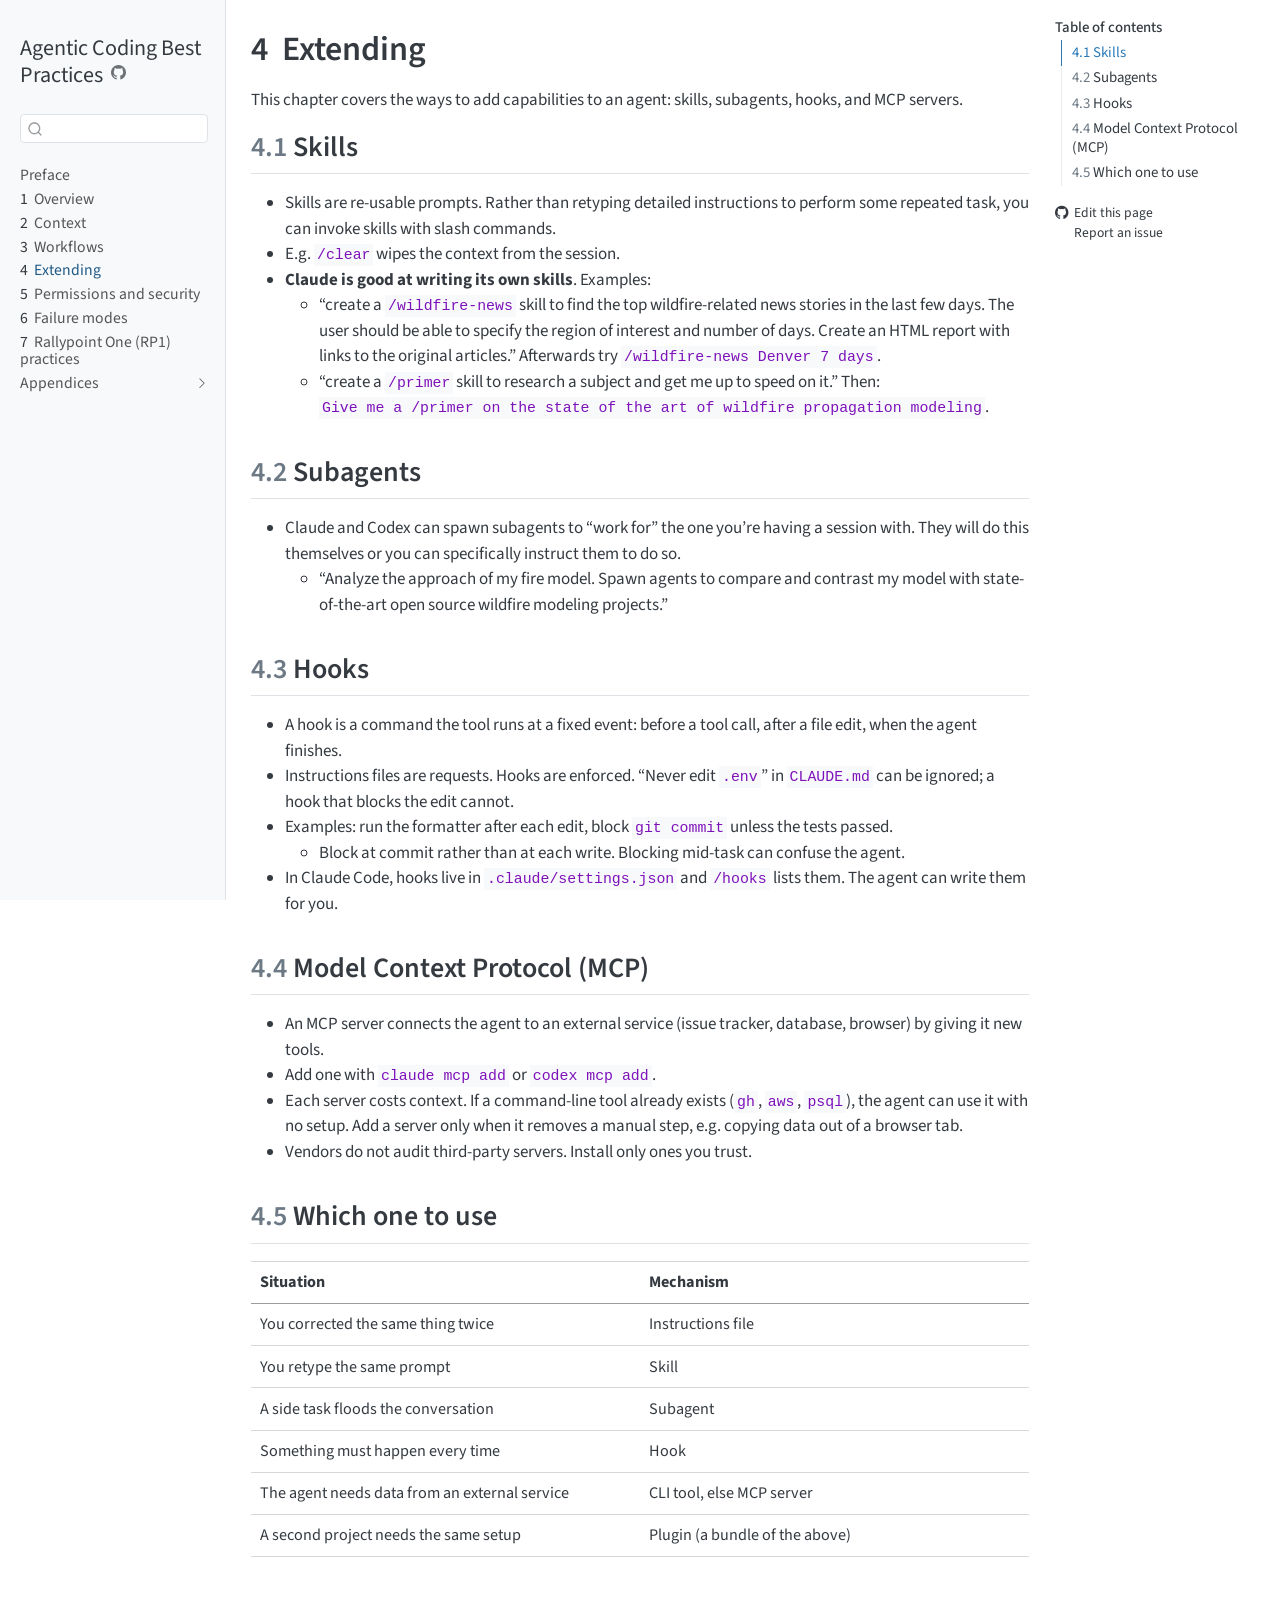
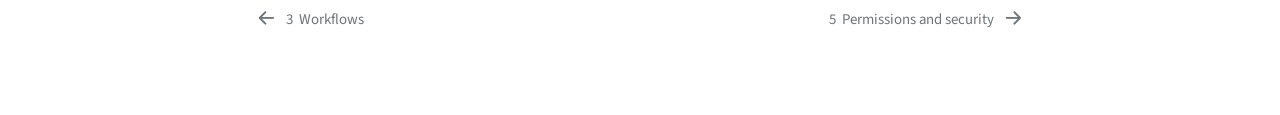
<file: chapters/04-extending.html>
<!DOCTYPE html>
<html xmlns="http://www.w3.org/1999/xhtml" lang="en" xml:lang="en"><head>

<meta charset="utf-8">
<meta name="generator" content="quarto-1.7.32">

<meta name="viewport" content="width=device-width, initial-scale=1.0, user-scalable=yes">


<title>4&nbsp; Extending – Agentic Coding Best Practices</title>
<style>
code{white-space: pre-wrap;}
span.smallcaps{font-variant: small-caps;}
div.columns{display: flex; gap: min(4vw, 1.5em);}
div.column{flex: auto; overflow-x: auto;}
div.hanging-indent{margin-left: 1.5em; text-indent: -1.5em;}
ul.task-list{list-style: none;}
ul.task-list li input[type="checkbox"] {
  width: 0.8em;
  margin: 0 0.8em 0.2em -1em; /* quarto-specific, see https://github.com/quarto-dev/quarto-cli/issues/4556 */ 
  vertical-align: middle;
}
</style>


<script src="../site_libs/quarto-nav/quarto-nav.js"></script>
<script src="../site_libs/quarto-nav/headroom.min.js"></script>
<script src="../site_libs/clipboard/clipboard.min.js"></script>
<script src="../site_libs/quarto-search/autocomplete.umd.js"></script>
<script src="../site_libs/quarto-search/fuse.min.js"></script>
<script src="../site_libs/quarto-search/quarto-search.js"></script>
<meta name="quarto:offset" content="../">
<link href="../chapters/05-security.html" rel="next">
<link href="../chapters/03-workflows.html" rel="prev">
<script src="../site_libs/quarto-html/quarto.js" type="module"></script>
<script src="../site_libs/quarto-html/tabsets/tabsets.js" type="module"></script>
<script src="../site_libs/quarto-html/popper.min.js"></script>
<script src="../site_libs/quarto-html/tippy.umd.min.js"></script>
<script src="../site_libs/quarto-html/anchor.min.js"></script>
<link href="../site_libs/quarto-html/tippy.css" rel="stylesheet">
<link href="../site_libs/quarto-html/quarto-syntax-highlighting-37eea08aefeeee20ff55810ff984fec1.css" rel="stylesheet" id="quarto-text-highlighting-styles">
<script src="../site_libs/bootstrap/bootstrap.min.js"></script>
<link href="../site_libs/bootstrap/bootstrap-icons.css" rel="stylesheet">
<link href="../site_libs/bootstrap/bootstrap-e33616daf01461bd4322cfeac3b3e99e.min.css" rel="stylesheet" append-hash="true" id="quarto-bootstrap" data-mode="light">
<script id="quarto-search-options" type="application/json">{
  "location": "sidebar",
  "copy-button": false,
  "collapse-after": 3,
  "panel-placement": "start",
  "type": "textbox",
  "limit": 50,
  "keyboard-shortcut": [
    "f",
    "/",
    "s"
  ],
  "show-item-context": false,
  "language": {
    "search-no-results-text": "No results",
    "search-matching-documents-text": "matching documents",
    "search-copy-link-title": "Copy link to search",
    "search-hide-matches-text": "Hide additional matches",
    "search-more-match-text": "more match in this document",
    "search-more-matches-text": "more matches in this document",
    "search-clear-button-title": "Clear",
    "search-text-placeholder": "",
    "search-detached-cancel-button-title": "Cancel",
    "search-submit-button-title": "Submit",
    "search-label": "Search"
  }
}</script>


</head>

<body class="nav-sidebar docked quarto-light">

<div id="quarto-search-results"></div>
  <header id="quarto-header" class="headroom fixed-top">
  <nav class="quarto-secondary-nav">
    <div class="container-fluid d-flex">
      <button type="button" class="quarto-btn-toggle btn" data-bs-toggle="collapse" role="button" data-bs-target=".quarto-sidebar-collapse-item" aria-controls="quarto-sidebar" aria-expanded="false" aria-label="Toggle sidebar navigation" onclick="if (window.quartoToggleHeadroom) { window.quartoToggleHeadroom(); }">
        <i class="bi bi-layout-text-sidebar-reverse"></i>
      </button>
        <nav class="quarto-page-breadcrumbs" aria-label="breadcrumb"><ol class="breadcrumb"><li class="breadcrumb-item"><a href="../chapters/04-extending.html"><span class="chapter-number">4</span>&nbsp; <span class="chapter-title">Extending</span></a></li></ol></nav>
        <a class="flex-grow-1" role="navigation" data-bs-toggle="collapse" data-bs-target=".quarto-sidebar-collapse-item" aria-controls="quarto-sidebar" aria-expanded="false" aria-label="Toggle sidebar navigation" onclick="if (window.quartoToggleHeadroom) { window.quartoToggleHeadroom(); }">      
        </a>
      <button type="button" class="btn quarto-search-button" aria-label="Search" onclick="window.quartoOpenSearch();">
        <i class="bi bi-search"></i>
      </button>
    </div>
  </nav>
</header>
<!-- content -->
<div id="quarto-content" class="quarto-container page-columns page-rows-contents page-layout-article">
<!-- sidebar -->
  <nav id="quarto-sidebar" class="sidebar collapse collapse-horizontal quarto-sidebar-collapse-item sidebar-navigation docked overflow-auto">
    <div class="pt-lg-2 mt-2 text-left sidebar-header">
    <div class="sidebar-title mb-0 py-0">
      <a href="../">Agentic Coding Best Practices</a> 
        <div class="sidebar-tools-main">
    <a href="https://github.com/NSF-ASCEND-Engine/Agentic-Coding-Best-Practices" title="Source Code" class="quarto-navigation-tool px-1" aria-label="Source Code"><i class="bi bi-github"></i></a>
</div>
    </div>
      </div>
        <div class="mt-2 flex-shrink-0 align-items-center">
        <div class="sidebar-search">
        <div id="quarto-search" class="" title="Search"></div>
        </div>
        </div>
    <div class="sidebar-menu-container"> 
    <ul class="list-unstyled mt-1">
        <li class="sidebar-item">
  <div class="sidebar-item-container"> 
  <a href="../index.html" class="sidebar-item-text sidebar-link">
 <span class="menu-text">Preface</span></a>
  </div>
</li>
        <li class="sidebar-item">
  <div class="sidebar-item-container"> 
  <a href="../chapters/01-overview.html" class="sidebar-item-text sidebar-link">
 <span class="menu-text"><span class="chapter-number">1</span>&nbsp; <span class="chapter-title">Overview</span></span></a>
  </div>
</li>
        <li class="sidebar-item">
  <div class="sidebar-item-container"> 
  <a href="../chapters/02-context.html" class="sidebar-item-text sidebar-link">
 <span class="menu-text"><span class="chapter-number">2</span>&nbsp; <span class="chapter-title">Context</span></span></a>
  </div>
</li>
        <li class="sidebar-item">
  <div class="sidebar-item-container"> 
  <a href="../chapters/03-workflows.html" class="sidebar-item-text sidebar-link">
 <span class="menu-text"><span class="chapter-number">3</span>&nbsp; <span class="chapter-title">Workflows</span></span></a>
  </div>
</li>
        <li class="sidebar-item">
  <div class="sidebar-item-container"> 
  <a href="../chapters/04-extending.html" class="sidebar-item-text sidebar-link active">
 <span class="menu-text"><span class="chapter-number">4</span>&nbsp; <span class="chapter-title">Extending</span></span></a>
  </div>
</li>
        <li class="sidebar-item">
  <div class="sidebar-item-container"> 
  <a href="../chapters/05-security.html" class="sidebar-item-text sidebar-link">
 <span class="menu-text"><span class="chapter-number">5</span>&nbsp; <span class="chapter-title">Permissions and security</span></span></a>
  </div>
</li>
        <li class="sidebar-item">
  <div class="sidebar-item-container"> 
  <a href="../chapters/06-failure-modes.html" class="sidebar-item-text sidebar-link">
 <span class="menu-text"><span class="chapter-number">6</span>&nbsp; <span class="chapter-title">Failure modes</span></span></a>
  </div>
</li>
        <li class="sidebar-item">
  <div class="sidebar-item-container"> 
  <a href="../chapters/07-rp1-practices.html" class="sidebar-item-text sidebar-link">
 <span class="menu-text"><span class="chapter-number">7</span>&nbsp; <span class="chapter-title">Rallypoint One (RP1) practices</span></span></a>
  </div>
</li>
        <li class="sidebar-item sidebar-item-section">
      <div class="sidebar-item-container"> 
            <a class="sidebar-item-text sidebar-link text-start collapsed" data-bs-toggle="collapse" data-bs-target="#quarto-sidebar-section-1" role="navigation" aria-expanded="false">
 <span class="menu-text">Appendices</span></a>
          <a class="sidebar-item-toggle text-start collapsed" data-bs-toggle="collapse" data-bs-target="#quarto-sidebar-section-1" role="navigation" aria-expanded="false" aria-label="Toggle section">
            <i class="bi bi-chevron-right ms-2"></i>
          </a> 
      </div>
      <ul id="quarto-sidebar-section-1" class="collapse list-unstyled sidebar-section depth1 ">  
          <li class="sidebar-item">
  <div class="sidebar-item-container"> 
  <a href="../chapters/A-tool-reference.html" class="sidebar-item-text sidebar-link">
 <span class="menu-text"><span class="chapter-number">A</span>&nbsp; <span class="chapter-title">Tool reference</span></span></a>
  </div>
</li>
      </ul>
  </li>
    </ul>
    </div>
</nav>
<div id="quarto-sidebar-glass" class="quarto-sidebar-collapse-item" data-bs-toggle="collapse" data-bs-target=".quarto-sidebar-collapse-item"></div>
<!-- margin-sidebar -->
    <div id="quarto-margin-sidebar" class="sidebar margin-sidebar">
        <nav id="TOC" role="doc-toc" class="toc-active">
    <h2 id="toc-title">Table of contents</h2>
   
  <ul>
  <li><a href="#skills" id="toc-skills" class="nav-link active" data-scroll-target="#skills"><span class="header-section-number">4.1</span> Skills</a></li>
  <li><a href="#subagents" id="toc-subagents" class="nav-link" data-scroll-target="#subagents"><span class="header-section-number">4.2</span> Subagents</a></li>
  <li><a href="#hooks" id="toc-hooks" class="nav-link" data-scroll-target="#hooks"><span class="header-section-number">4.3</span> Hooks</a></li>
  <li><a href="#model-context-protocol-mcp" id="toc-model-context-protocol-mcp" class="nav-link" data-scroll-target="#model-context-protocol-mcp"><span class="header-section-number">4.4</span> Model Context Protocol (MCP)</a></li>
  <li><a href="#which-one-to-use" id="toc-which-one-to-use" class="nav-link" data-scroll-target="#which-one-to-use"><span class="header-section-number">4.5</span> Which one to use</a></li>
  </ul>
<div class="toc-actions"><ul><li><a href="https://github.com/NSF-ASCEND-Engine/Agentic-Coding-Best-Practices/edit/main/chapters/04-extending.qmd" class="toc-action"><i class="bi bi-github"></i>Edit this page</a></li><li><a href="https://github.com/NSF-ASCEND-Engine/Agentic-Coding-Best-Practices/issues/new" class="toc-action"><i class="bi empty"></i>Report an issue</a></li></ul></div></nav>
    </div>
<!-- main -->
<main class="content" id="quarto-document-content">

<header id="title-block-header" class="quarto-title-block default">
<div class="quarto-title">
<h1 class="title"><span class="chapter-number">4</span>&nbsp; <span class="chapter-title">Extending</span></h1>
</div>



<div class="quarto-title-meta">

    
  
    
  </div>
  


</header>


<p>This chapter covers the ways to add capabilities to an agent: skills, subagents, hooks, and MCP servers.</p>
<section id="skills" class="level2" data-number="4.1">
<h2 data-number="4.1" class="anchored" data-anchor-id="skills"><span class="header-section-number">4.1</span> Skills</h2>
<ul>
<li>Skills are re-usable prompts. Rather than retyping detailed instructions to perform some repeated task, you can invoke skills with slash commands.</li>
<li>E.g. <code>/clear</code> wipes the context from the session.</li>
<li><strong>Claude is good at writing its own skills</strong>. Examples:
<ul>
<li>“create a <code>/wildfire-news</code> skill to find the top wildfire-related news stories in the last few days. The user should be able to specify the region of interest and number of days. Create an HTML report with links to the original articles.” Afterwards try <code>/wildfire-news Denver 7 days</code>.</li>
<li>“create a <code>/primer</code> skill to research a subject and get me up to speed on it.” Then: <code>Give me a /primer on the state of the art of wildfire propagation modeling</code>.</li>
</ul></li>
</ul>
</section>
<section id="subagents" class="level2" data-number="4.2">
<h2 data-number="4.2" class="anchored" data-anchor-id="subagents"><span class="header-section-number">4.2</span> Subagents</h2>
<ul>
<li>Claude and Codex can spawn subagents to “work for” the one you’re having a session with. They will do this themselves or you can specifically instruct them to do so.
<ul>
<li>“Analyze the approach of my fire model. Spawn agents to compare and contrast my model with state-of-the-art open source wildfire modeling projects.”</li>
</ul></li>
</ul>
</section>
<section id="hooks" class="level2" data-number="4.3">
<h2 data-number="4.3" class="anchored" data-anchor-id="hooks"><span class="header-section-number">4.3</span> Hooks</h2>
<ul>
<li>A hook is a command the tool runs at a fixed event: before a tool call, after a file edit, when the agent finishes.</li>
<li>Instructions files are requests. Hooks are enforced. “Never edit <code>.env</code>” in <code>CLAUDE.md</code> can be ignored; a hook that blocks the edit cannot.</li>
<li>Examples: run the formatter after each edit, block <code>git commit</code> unless the tests passed.
<ul>
<li>Block at commit rather than at each write. Blocking mid-task can confuse the agent.</li>
</ul></li>
<li>In Claude Code, hooks live in <code>.claude/settings.json</code> and <code>/hooks</code> lists them. The agent can write them for you.</li>
</ul>
</section>
<section id="model-context-protocol-mcp" class="level2" data-number="4.4">
<h2 data-number="4.4" class="anchored" data-anchor-id="model-context-protocol-mcp"><span class="header-section-number">4.4</span> Model Context Protocol (MCP)</h2>
<ul>
<li>An MCP server connects the agent to an external service (issue tracker, database, browser) by giving it new tools.</li>
<li>Add one with <code>claude mcp add</code> or <code>codex mcp add</code>.</li>
<li>Each server costs context. If a command-line tool already exists (<code>gh</code>, <code>aws</code>, <code>psql</code>), the agent can use it with no setup. Add a server only when it removes a manual step, e.g.&nbsp;copying data out of a browser tab.</li>
<li>Vendors do not audit third-party servers. Install only ones you trust.</li>
</ul>
</section>
<section id="which-one-to-use" class="level2" data-number="4.5">
<h2 data-number="4.5" class="anchored" data-anchor-id="which-one-to-use"><span class="header-section-number">4.5</span> Which one to use</h2>
<table class="caption-top table">
<colgroup>
<col style="width: 50%">
<col style="width: 50%">
</colgroup>
<thead>
<tr class="header">
<th>Situation</th>
<th>Mechanism</th>
</tr>
</thead>
<tbody>
<tr class="odd">
<td>You corrected the same thing twice</td>
<td>Instructions file</td>
</tr>
<tr class="even">
<td>You retype the same prompt</td>
<td>Skill</td>
</tr>
<tr class="odd">
<td>A side task floods the conversation</td>
<td>Subagent</td>
</tr>
<tr class="even">
<td>Something must happen every time</td>
<td>Hook</td>
</tr>
<tr class="odd">
<td>The agent needs data from an external service</td>
<td>CLI tool, else MCP server</td>
</tr>
<tr class="even">
<td>A second project needs the same setup</td>
<td>Plugin (a bundle of the above)</td>
</tr>
</tbody>
</table>


</section>

</main> <!-- /main -->
<script id="quarto-html-after-body" type="application/javascript">
  window.document.addEventListener("DOMContentLoaded", function (event) {
    const icon = "";
    const anchorJS = new window.AnchorJS();
    anchorJS.options = {
      placement: 'right',
      icon: icon
    };
    anchorJS.add('.anchored');
    const isCodeAnnotation = (el) => {
      for (const clz of el.classList) {
        if (clz.startsWith('code-annotation-')) {                     
          return true;
        }
      }
      return false;
    }
    const onCopySuccess = function(e) {
      // button target
      const button = e.trigger;
      // don't keep focus
      button.blur();
      // flash "checked"
      button.classList.add('code-copy-button-checked');
      var currentTitle = button.getAttribute("title");
      button.setAttribute("title", "Copied!");
      let tooltip;
      if (window.bootstrap) {
        button.setAttribute("data-bs-toggle", "tooltip");
        button.setAttribute("data-bs-placement", "left");
        button.setAttribute("data-bs-title", "Copied!");
        tooltip = new bootstrap.Tooltip(button, 
          { trigger: "manual", 
            customClass: "code-copy-button-tooltip",
            offset: [0, -8]});
        tooltip.show();    
      }
      setTimeout(function() {
        if (tooltip) {
          tooltip.hide();
          button.removeAttribute("data-bs-title");
          button.removeAttribute("data-bs-toggle");
          button.removeAttribute("data-bs-placement");
        }
        button.setAttribute("title", currentTitle);
        button.classList.remove('code-copy-button-checked');
      }, 1000);
      // clear code selection
      e.clearSelection();
    }
    const getTextToCopy = function(trigger) {
        const codeEl = trigger.previousElementSibling.cloneNode(true);
        for (const childEl of codeEl.children) {
          if (isCodeAnnotation(childEl)) {
            childEl.remove();
          }
        }
        return codeEl.innerText;
    }
    const clipboard = new window.ClipboardJS('.code-copy-button:not([data-in-quarto-modal])', {
      text: getTextToCopy
    });
    clipboard.on('success', onCopySuccess);
    if (window.document.getElementById('quarto-embedded-source-code-modal')) {
      const clipboardModal = new window.ClipboardJS('.code-copy-button[data-in-quarto-modal]', {
        text: getTextToCopy,
        container: window.document.getElementById('quarto-embedded-source-code-modal')
      });
      clipboardModal.on('success', onCopySuccess);
    }
      var localhostRegex = new RegExp(/^(?:http|https):\/\/localhost\:?[0-9]*\//);
      var mailtoRegex = new RegExp(/^mailto:/);
        var filterRegex = new RegExp('/' + window.location.host + '/');
      var isInternal = (href) => {
          return filterRegex.test(href) || localhostRegex.test(href) || mailtoRegex.test(href);
      }
      // Inspect non-navigation links and adorn them if external
     var links = window.document.querySelectorAll('a[href]:not(.nav-link):not(.navbar-brand):not(.toc-action):not(.sidebar-link):not(.sidebar-item-toggle):not(.pagination-link):not(.no-external):not([aria-hidden]):not(.dropdown-item):not(.quarto-navigation-tool):not(.about-link)');
      for (var i=0; i<links.length; i++) {
        const link = links[i];
        if (!isInternal(link.href)) {
          // undo the damage that might have been done by quarto-nav.js in the case of
          // links that we want to consider external
          if (link.dataset.originalHref !== undefined) {
            link.href = link.dataset.originalHref;
          }
            // target, if specified
            link.setAttribute("target", "_blank");
            if (link.getAttribute("rel") === null) {
              link.setAttribute("rel", "noopener");
            }
        }
      }
    function tippyHover(el, contentFn, onTriggerFn, onUntriggerFn) {
      const config = {
        allowHTML: true,
        maxWidth: 500,
        delay: 100,
        arrow: false,
        appendTo: function(el) {
            return el.parentElement;
        },
        interactive: true,
        interactiveBorder: 10,
        theme: 'quarto',
        placement: 'bottom-start',
      };
      if (contentFn) {
        config.content = contentFn;
      }
      if (onTriggerFn) {
        config.onTrigger = onTriggerFn;
      }
      if (onUntriggerFn) {
        config.onUntrigger = onUntriggerFn;
      }
      window.tippy(el, config); 
    }
    const noterefs = window.document.querySelectorAll('a[role="doc-noteref"]');
    for (var i=0; i<noterefs.length; i++) {
      const ref = noterefs[i];
      tippyHover(ref, function() {
        // use id or data attribute instead here
        let href = ref.getAttribute('data-footnote-href') || ref.getAttribute('href');
        try { href = new URL(href).hash; } catch {}
        const id = href.replace(/^#\/?/, "");
        const note = window.document.getElementById(id);
        if (note) {
          return note.innerHTML;
        } else {
          return "";
        }
      });
    }
    const xrefs = window.document.querySelectorAll('a.quarto-xref');
    const processXRef = (id, note) => {
      // Strip column container classes
      const stripColumnClz = (el) => {
        el.classList.remove("page-full", "page-columns");
        if (el.children) {
          for (const child of el.children) {
            stripColumnClz(child);
          }
        }
      }
      stripColumnClz(note)
      if (id === null || id.startsWith('sec-')) {
        // Special case sections, only their first couple elements
        const container = document.createElement("div");
        if (note.children && note.children.length > 2) {
          container.appendChild(note.children[0].cloneNode(true));
          for (let i = 1; i < note.children.length; i++) {
            const child = note.children[i];
            if (child.tagName === "P" && child.innerText === "") {
              continue;
            } else {
              container.appendChild(child.cloneNode(true));
              break;
            }
          }
          if (window.Quarto?.typesetMath) {
            window.Quarto.typesetMath(container);
          }
          return container.innerHTML
        } else {
          if (window.Quarto?.typesetMath) {
            window.Quarto.typesetMath(note);
          }
          return note.innerHTML;
        }
      } else {
        // Remove any anchor links if they are present
        const anchorLink = note.querySelector('a.anchorjs-link');
        if (anchorLink) {
          anchorLink.remove();
        }
        if (window.Quarto?.typesetMath) {
          window.Quarto.typesetMath(note);
        }
        if (note.classList.contains("callout")) {
          return note.outerHTML;
        } else {
          return note.innerHTML;
        }
      }
    }
    for (var i=0; i<xrefs.length; i++) {
      const xref = xrefs[i];
      tippyHover(xref, undefined, function(instance) {
        instance.disable();
        let url = xref.getAttribute('href');
        let hash = undefined; 
        if (url.startsWith('#')) {
          hash = url;
        } else {
          try { hash = new URL(url).hash; } catch {}
        }
        if (hash) {
          const id = hash.replace(/^#\/?/, "");
          const note = window.document.getElementById(id);
          if (note !== null) {
            try {
              const html = processXRef(id, note.cloneNode(true));
              instance.setContent(html);
            } finally {
              instance.enable();
              instance.show();
            }
          } else {
            // See if we can fetch this
            fetch(url.split('#')[0])
            .then(res => res.text())
            .then(html => {
              const parser = new DOMParser();
              const htmlDoc = parser.parseFromString(html, "text/html");
              const note = htmlDoc.getElementById(id);
              if (note !== null) {
                const html = processXRef(id, note);
                instance.setContent(html);
              } 
            }).finally(() => {
              instance.enable();
              instance.show();
            });
          }
        } else {
          // See if we can fetch a full url (with no hash to target)
          // This is a special case and we should probably do some content thinning / targeting
          fetch(url)
          .then(res => res.text())
          .then(html => {
            const parser = new DOMParser();
            const htmlDoc = parser.parseFromString(html, "text/html");
            const note = htmlDoc.querySelector('main.content');
            if (note !== null) {
              // This should only happen for chapter cross references
              // (since there is no id in the URL)
              // remove the first header
              if (note.children.length > 0 && note.children[0].tagName === "HEADER") {
                note.children[0].remove();
              }
              const html = processXRef(null, note);
              instance.setContent(html);
            } 
          }).finally(() => {
            instance.enable();
            instance.show();
          });
        }
      }, function(instance) {
      });
    }
        let selectedAnnoteEl;
        const selectorForAnnotation = ( cell, annotation) => {
          let cellAttr = 'data-code-cell="' + cell + '"';
          let lineAttr = 'data-code-annotation="' +  annotation + '"';
          const selector = 'span[' + cellAttr + '][' + lineAttr + ']';
          return selector;
        }
        const selectCodeLines = (annoteEl) => {
          const doc = window.document;
          const targetCell = annoteEl.getAttribute("data-target-cell");
          const targetAnnotation = annoteEl.getAttribute("data-target-annotation");
          const annoteSpan = window.document.querySelector(selectorForAnnotation(targetCell, targetAnnotation));
          const lines = annoteSpan.getAttribute("data-code-lines").split(",");
          const lineIds = lines.map((line) => {
            return targetCell + "-" + line;
          })
          let top = null;
          let height = null;
          let parent = null;
          if (lineIds.length > 0) {
              //compute the position of the single el (top and bottom and make a div)
              const el = window.document.getElementById(lineIds[0]);
              top = el.offsetTop;
              height = el.offsetHeight;
              parent = el.parentElement.parentElement;
            if (lineIds.length > 1) {
              const lastEl = window.document.getElementById(lineIds[lineIds.length - 1]);
              const bottom = lastEl.offsetTop + lastEl.offsetHeight;
              height = bottom - top;
            }
            if (top !== null && height !== null && parent !== null) {
              // cook up a div (if necessary) and position it 
              let div = window.document.getElementById("code-annotation-line-highlight");
              if (div === null) {
                div = window.document.createElement("div");
                div.setAttribute("id", "code-annotation-line-highlight");
                div.style.position = 'absolute';
                parent.appendChild(div);
              }
              div.style.top = top - 2 + "px";
              div.style.height = height + 4 + "px";
              div.style.left = 0;
              let gutterDiv = window.document.getElementById("code-annotation-line-highlight-gutter");
              if (gutterDiv === null) {
                gutterDiv = window.document.createElement("div");
                gutterDiv.setAttribute("id", "code-annotation-line-highlight-gutter");
                gutterDiv.style.position = 'absolute';
                const codeCell = window.document.getElementById(targetCell);
                const gutter = codeCell.querySelector('.code-annotation-gutter');
                gutter.appendChild(gutterDiv);
              }
              gutterDiv.style.top = top - 2 + "px";
              gutterDiv.style.height = height + 4 + "px";
            }
            selectedAnnoteEl = annoteEl;
          }
        };
        const unselectCodeLines = () => {
          const elementsIds = ["code-annotation-line-highlight", "code-annotation-line-highlight-gutter"];
          elementsIds.forEach((elId) => {
            const div = window.document.getElementById(elId);
            if (div) {
              div.remove();
            }
          });
          selectedAnnoteEl = undefined;
        };
          // Handle positioning of the toggle
      window.addEventListener(
        "resize",
        throttle(() => {
          elRect = undefined;
          if (selectedAnnoteEl) {
            selectCodeLines(selectedAnnoteEl);
          }
        }, 10)
      );
      function throttle(fn, ms) {
      let throttle = false;
      let timer;
        return (...args) => {
          if(!throttle) { // first call gets through
              fn.apply(this, args);
              throttle = true;
          } else { // all the others get throttled
              if(timer) clearTimeout(timer); // cancel #2
              timer = setTimeout(() => {
                fn.apply(this, args);
                timer = throttle = false;
              }, ms);
          }
        };
      }
        // Attach click handler to the DT
        const annoteDls = window.document.querySelectorAll('dt[data-target-cell]');
        for (const annoteDlNode of annoteDls) {
          annoteDlNode.addEventListener('click', (event) => {
            const clickedEl = event.target;
            if (clickedEl !== selectedAnnoteEl) {
              unselectCodeLines();
              const activeEl = window.document.querySelector('dt[data-target-cell].code-annotation-active');
              if (activeEl) {
                activeEl.classList.remove('code-annotation-active');
              }
              selectCodeLines(clickedEl);
              clickedEl.classList.add('code-annotation-active');
            } else {
              // Unselect the line
              unselectCodeLines();
              clickedEl.classList.remove('code-annotation-active');
            }
          });
        }
    const findCites = (el) => {
      const parentEl = el.parentElement;
      if (parentEl) {
        const cites = parentEl.dataset.cites;
        if (cites) {
          return {
            el,
            cites: cites.split(' ')
          };
        } else {
          return findCites(el.parentElement)
        }
      } else {
        return undefined;
      }
    };
    var bibliorefs = window.document.querySelectorAll('a[role="doc-biblioref"]');
    for (var i=0; i<bibliorefs.length; i++) {
      const ref = bibliorefs[i];
      const citeInfo = findCites(ref);
      if (citeInfo) {
        tippyHover(citeInfo.el, function() {
          var popup = window.document.createElement('div');
          citeInfo.cites.forEach(function(cite) {
            var citeDiv = window.document.createElement('div');
            citeDiv.classList.add('hanging-indent');
            citeDiv.classList.add('csl-entry');
            var biblioDiv = window.document.getElementById('ref-' + cite);
            if (biblioDiv) {
              citeDiv.innerHTML = biblioDiv.innerHTML;
            }
            popup.appendChild(citeDiv);
          });
          return popup.innerHTML;
        });
      }
    }
  });
  </script>
<nav class="page-navigation">
  <div class="nav-page nav-page-previous">
      <a href="../chapters/03-workflows.html" class="pagination-link" aria-label="Workflows">
        <i class="bi bi-arrow-left-short"></i> <span class="nav-page-text"><span class="chapter-number">3</span>&nbsp; <span class="chapter-title">Workflows</span></span>
      </a>          
  </div>
  <div class="nav-page nav-page-next">
      <a href="../chapters/05-security.html" class="pagination-link" aria-label="Permissions and security">
        <span class="nav-page-text"><span class="chapter-number">5</span>&nbsp; <span class="chapter-title">Permissions and security</span></span> <i class="bi bi-arrow-right-short"></i>
      </a>
  </div>
</nav>
</div> <!-- /content -->




<footer class="footer"><div class="nav-footer"><div class="nav-footer-center"><div class="toc-actions d-sm-block d-md-none"><ul><li><a href="https://github.com/NSF-ASCEND-Engine/Agentic-Coding-Best-Practices/edit/main/chapters/04-extending.qmd" class="toc-action"><i class="bi bi-github"></i>Edit this page</a></li><li><a href="https://github.com/NSF-ASCEND-Engine/Agentic-Coding-Best-Practices/issues/new" class="toc-action"><i class="bi empty"></i>Report an issue</a></li></ul></div></div></div></footer></body></html>
</file>
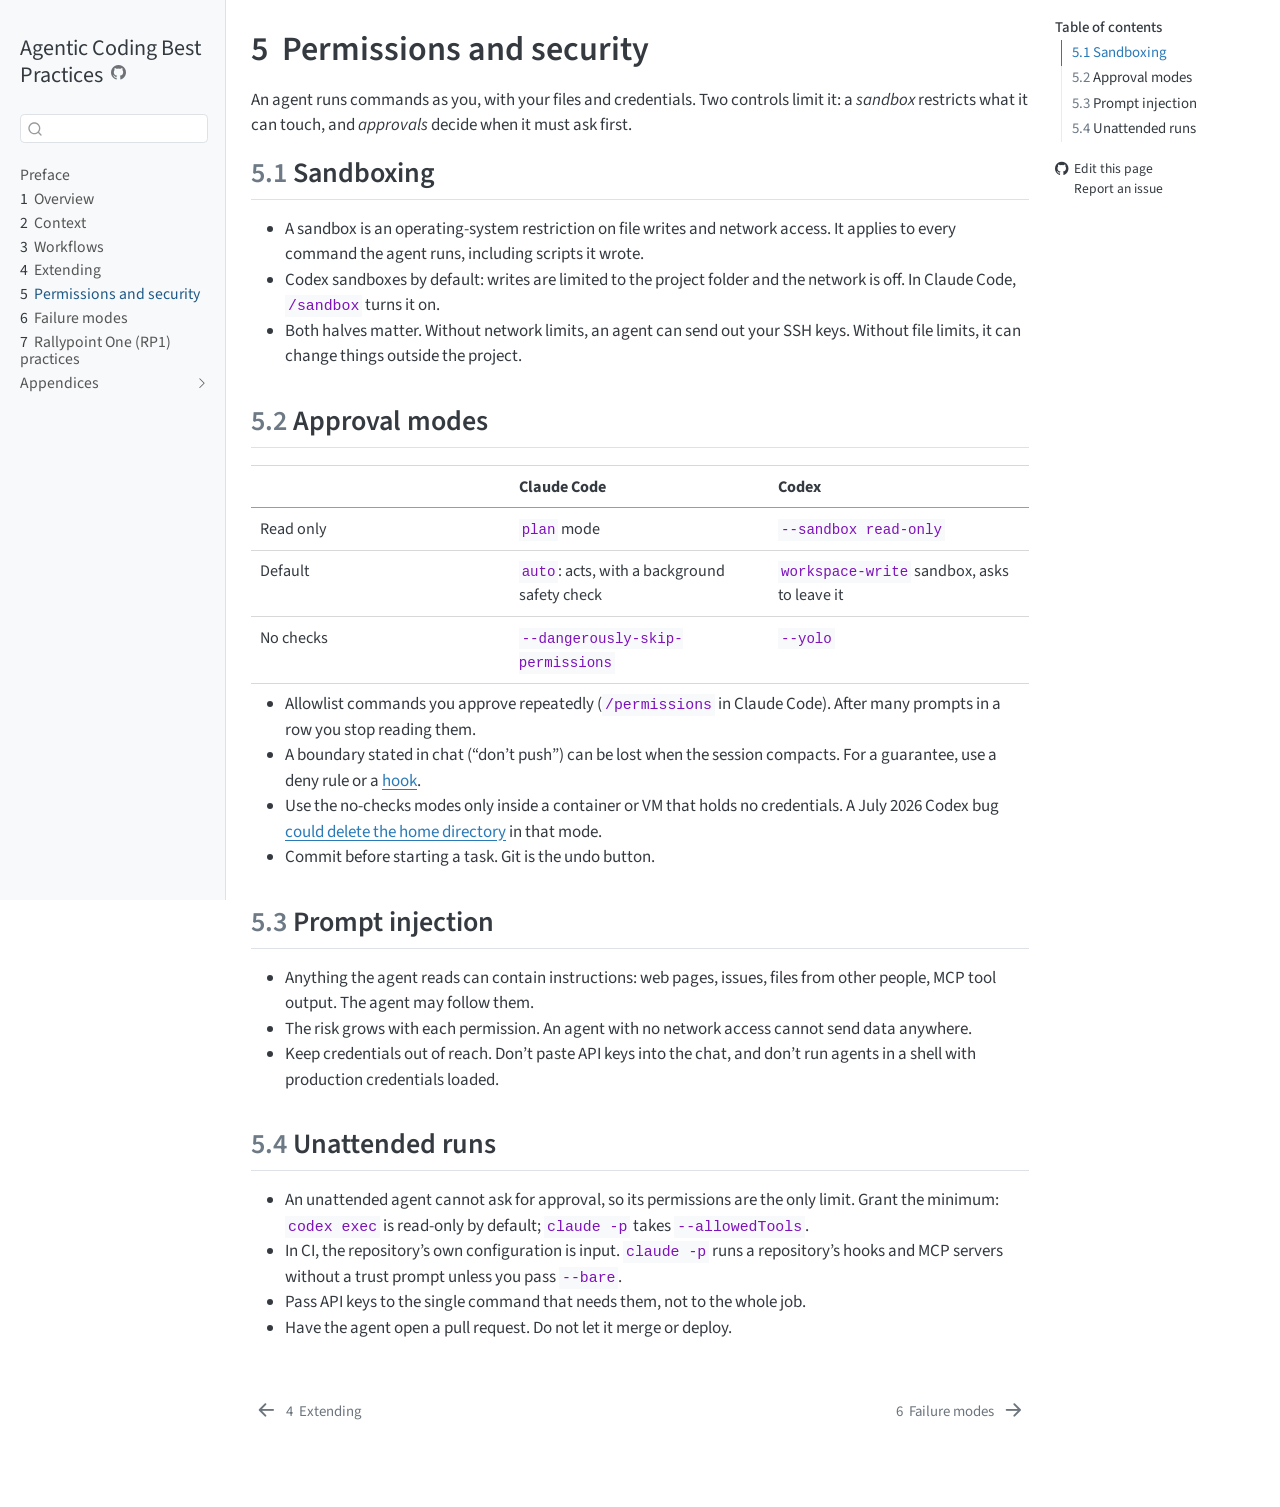
<file: chapters/05-security.html>
<!DOCTYPE html>
<html xmlns="http://www.w3.org/1999/xhtml" lang="en" xml:lang="en"><head>

<meta charset="utf-8">
<meta name="generator" content="quarto-1.7.32">

<meta name="viewport" content="width=device-width, initial-scale=1.0, user-scalable=yes">


<title>5&nbsp; Permissions and security – Agentic Coding Best Practices</title>
<style>
code{white-space: pre-wrap;}
span.smallcaps{font-variant: small-caps;}
div.columns{display: flex; gap: min(4vw, 1.5em);}
div.column{flex: auto; overflow-x: auto;}
div.hanging-indent{margin-left: 1.5em; text-indent: -1.5em;}
ul.task-list{list-style: none;}
ul.task-list li input[type="checkbox"] {
  width: 0.8em;
  margin: 0 0.8em 0.2em -1em; /* quarto-specific, see https://github.com/quarto-dev/quarto-cli/issues/4556 */ 
  vertical-align: middle;
}
</style>


<script src="../site_libs/quarto-nav/quarto-nav.js"></script>
<script src="../site_libs/quarto-nav/headroom.min.js"></script>
<script src="../site_libs/clipboard/clipboard.min.js"></script>
<script src="../site_libs/quarto-search/autocomplete.umd.js"></script>
<script src="../site_libs/quarto-search/fuse.min.js"></script>
<script src="../site_libs/quarto-search/quarto-search.js"></script>
<meta name="quarto:offset" content="../">
<link href="../chapters/06-failure-modes.html" rel="next">
<link href="../chapters/04-extending.html" rel="prev">
<script src="../site_libs/quarto-html/quarto.js" type="module"></script>
<script src="../site_libs/quarto-html/tabsets/tabsets.js" type="module"></script>
<script src="../site_libs/quarto-html/popper.min.js"></script>
<script src="../site_libs/quarto-html/tippy.umd.min.js"></script>
<script src="../site_libs/quarto-html/anchor.min.js"></script>
<link href="../site_libs/quarto-html/tippy.css" rel="stylesheet">
<link href="../site_libs/quarto-html/quarto-syntax-highlighting-37eea08aefeeee20ff55810ff984fec1.css" rel="stylesheet" id="quarto-text-highlighting-styles">
<script src="../site_libs/bootstrap/bootstrap.min.js"></script>
<link href="../site_libs/bootstrap/bootstrap-icons.css" rel="stylesheet">
<link href="../site_libs/bootstrap/bootstrap-e33616daf01461bd4322cfeac3b3e99e.min.css" rel="stylesheet" append-hash="true" id="quarto-bootstrap" data-mode="light">
<script id="quarto-search-options" type="application/json">{
  "location": "sidebar",
  "copy-button": false,
  "collapse-after": 3,
  "panel-placement": "start",
  "type": "textbox",
  "limit": 50,
  "keyboard-shortcut": [
    "f",
    "/",
    "s"
  ],
  "show-item-context": false,
  "language": {
    "search-no-results-text": "No results",
    "search-matching-documents-text": "matching documents",
    "search-copy-link-title": "Copy link to search",
    "search-hide-matches-text": "Hide additional matches",
    "search-more-match-text": "more match in this document",
    "search-more-matches-text": "more matches in this document",
    "search-clear-button-title": "Clear",
    "search-text-placeholder": "",
    "search-detached-cancel-button-title": "Cancel",
    "search-submit-button-title": "Submit",
    "search-label": "Search"
  }
}</script>


</head>

<body class="nav-sidebar docked quarto-light">

<div id="quarto-search-results"></div>
  <header id="quarto-header" class="headroom fixed-top">
  <nav class="quarto-secondary-nav">
    <div class="container-fluid d-flex">
      <button type="button" class="quarto-btn-toggle btn" data-bs-toggle="collapse" role="button" data-bs-target=".quarto-sidebar-collapse-item" aria-controls="quarto-sidebar" aria-expanded="false" aria-label="Toggle sidebar navigation" onclick="if (window.quartoToggleHeadroom) { window.quartoToggleHeadroom(); }">
        <i class="bi bi-layout-text-sidebar-reverse"></i>
      </button>
        <nav class="quarto-page-breadcrumbs" aria-label="breadcrumb"><ol class="breadcrumb"><li class="breadcrumb-item"><a href="../chapters/05-security.html"><span class="chapter-number">5</span>&nbsp; <span class="chapter-title">Permissions and security</span></a></li></ol></nav>
        <a class="flex-grow-1" role="navigation" data-bs-toggle="collapse" data-bs-target=".quarto-sidebar-collapse-item" aria-controls="quarto-sidebar" aria-expanded="false" aria-label="Toggle sidebar navigation" onclick="if (window.quartoToggleHeadroom) { window.quartoToggleHeadroom(); }">      
        </a>
      <button type="button" class="btn quarto-search-button" aria-label="Search" onclick="window.quartoOpenSearch();">
        <i class="bi bi-search"></i>
      </button>
    </div>
  </nav>
</header>
<!-- content -->
<div id="quarto-content" class="quarto-container page-columns page-rows-contents page-layout-article">
<!-- sidebar -->
  <nav id="quarto-sidebar" class="sidebar collapse collapse-horizontal quarto-sidebar-collapse-item sidebar-navigation docked overflow-auto">
    <div class="pt-lg-2 mt-2 text-left sidebar-header">
    <div class="sidebar-title mb-0 py-0">
      <a href="../">Agentic Coding Best Practices</a> 
        <div class="sidebar-tools-main">
    <a href="https://github.com/NSF-ASCEND-Engine/Agentic-Coding-Best-Practices" title="Source Code" class="quarto-navigation-tool px-1" aria-label="Source Code"><i class="bi bi-github"></i></a>
</div>
    </div>
      </div>
        <div class="mt-2 flex-shrink-0 align-items-center">
        <div class="sidebar-search">
        <div id="quarto-search" class="" title="Search"></div>
        </div>
        </div>
    <div class="sidebar-menu-container"> 
    <ul class="list-unstyled mt-1">
        <li class="sidebar-item">
  <div class="sidebar-item-container"> 
  <a href="../index.html" class="sidebar-item-text sidebar-link">
 <span class="menu-text">Preface</span></a>
  </div>
</li>
        <li class="sidebar-item">
  <div class="sidebar-item-container"> 
  <a href="../chapters/01-overview.html" class="sidebar-item-text sidebar-link">
 <span class="menu-text"><span class="chapter-number">1</span>&nbsp; <span class="chapter-title">Overview</span></span></a>
  </div>
</li>
        <li class="sidebar-item">
  <div class="sidebar-item-container"> 
  <a href="../chapters/02-context.html" class="sidebar-item-text sidebar-link">
 <span class="menu-text"><span class="chapter-number">2</span>&nbsp; <span class="chapter-title">Context</span></span></a>
  </div>
</li>
        <li class="sidebar-item">
  <div class="sidebar-item-container"> 
  <a href="../chapters/03-workflows.html" class="sidebar-item-text sidebar-link">
 <span class="menu-text"><span class="chapter-number">3</span>&nbsp; <span class="chapter-title">Workflows</span></span></a>
  </div>
</li>
        <li class="sidebar-item">
  <div class="sidebar-item-container"> 
  <a href="../chapters/04-extending.html" class="sidebar-item-text sidebar-link">
 <span class="menu-text"><span class="chapter-number">4</span>&nbsp; <span class="chapter-title">Extending</span></span></a>
  </div>
</li>
        <li class="sidebar-item">
  <div class="sidebar-item-container"> 
  <a href="../chapters/05-security.html" class="sidebar-item-text sidebar-link active">
 <span class="menu-text"><span class="chapter-number">5</span>&nbsp; <span class="chapter-title">Permissions and security</span></span></a>
  </div>
</li>
        <li class="sidebar-item">
  <div class="sidebar-item-container"> 
  <a href="../chapters/06-failure-modes.html" class="sidebar-item-text sidebar-link">
 <span class="menu-text"><span class="chapter-number">6</span>&nbsp; <span class="chapter-title">Failure modes</span></span></a>
  </div>
</li>
        <li class="sidebar-item">
  <div class="sidebar-item-container"> 
  <a href="../chapters/07-rp1-practices.html" class="sidebar-item-text sidebar-link">
 <span class="menu-text"><span class="chapter-number">7</span>&nbsp; <span class="chapter-title">Rallypoint One (RP1) practices</span></span></a>
  </div>
</li>
        <li class="sidebar-item sidebar-item-section">
      <div class="sidebar-item-container"> 
            <a class="sidebar-item-text sidebar-link text-start collapsed" data-bs-toggle="collapse" data-bs-target="#quarto-sidebar-section-1" role="navigation" aria-expanded="false">
 <span class="menu-text">Appendices</span></a>
          <a class="sidebar-item-toggle text-start collapsed" data-bs-toggle="collapse" data-bs-target="#quarto-sidebar-section-1" role="navigation" aria-expanded="false" aria-label="Toggle section">
            <i class="bi bi-chevron-right ms-2"></i>
          </a> 
      </div>
      <ul id="quarto-sidebar-section-1" class="collapse list-unstyled sidebar-section depth1 ">  
          <li class="sidebar-item">
  <div class="sidebar-item-container"> 
  <a href="../chapters/A-tool-reference.html" class="sidebar-item-text sidebar-link">
 <span class="menu-text"><span class="chapter-number">A</span>&nbsp; <span class="chapter-title">Tool reference</span></span></a>
  </div>
</li>
      </ul>
  </li>
    </ul>
    </div>
</nav>
<div id="quarto-sidebar-glass" class="quarto-sidebar-collapse-item" data-bs-toggle="collapse" data-bs-target=".quarto-sidebar-collapse-item"></div>
<!-- margin-sidebar -->
    <div id="quarto-margin-sidebar" class="sidebar margin-sidebar">
        <nav id="TOC" role="doc-toc" class="toc-active">
    <h2 id="toc-title">Table of contents</h2>
   
  <ul>
  <li><a href="#sandboxing" id="toc-sandboxing" class="nav-link active" data-scroll-target="#sandboxing"><span class="header-section-number">5.1</span> Sandboxing</a></li>
  <li><a href="#approval-modes" id="toc-approval-modes" class="nav-link" data-scroll-target="#approval-modes"><span class="header-section-number">5.2</span> Approval modes</a></li>
  <li><a href="#prompt-injection" id="toc-prompt-injection" class="nav-link" data-scroll-target="#prompt-injection"><span class="header-section-number">5.3</span> Prompt injection</a></li>
  <li><a href="#unattended-runs" id="toc-unattended-runs" class="nav-link" data-scroll-target="#unattended-runs"><span class="header-section-number">5.4</span> Unattended runs</a></li>
  </ul>
<div class="toc-actions"><ul><li><a href="https://github.com/NSF-ASCEND-Engine/Agentic-Coding-Best-Practices/edit/main/chapters/05-security.qmd" class="toc-action"><i class="bi bi-github"></i>Edit this page</a></li><li><a href="https://github.com/NSF-ASCEND-Engine/Agentic-Coding-Best-Practices/issues/new" class="toc-action"><i class="bi empty"></i>Report an issue</a></li></ul></div></nav>
    </div>
<!-- main -->
<main class="content" id="quarto-document-content">

<header id="title-block-header" class="quarto-title-block default">
<div class="quarto-title">
<h1 class="title"><span class="chapter-number">5</span>&nbsp; <span class="chapter-title">Permissions and security</span></h1>
</div>



<div class="quarto-title-meta">

    
  
    
  </div>
  


</header>


<p>An agent runs commands as you, with your files and credentials. Two controls limit it: a <em>sandbox</em> restricts what it can touch, and <em>approvals</em> decide when it must ask first.</p>
<section id="sandboxing" class="level2" data-number="5.1">
<h2 data-number="5.1" class="anchored" data-anchor-id="sandboxing"><span class="header-section-number">5.1</span> Sandboxing</h2>
<ul>
<li>A sandbox is an operating-system restriction on file writes and network access. It applies to every command the agent runs, including scripts it wrote.</li>
<li>Codex sandboxes by default: writes are limited to the project folder and the network is off. In Claude Code, <code>/sandbox</code> turns it on.</li>
<li>Both halves matter. Without network limits, an agent can send out your SSH keys. Without file limits, it can change things outside the project.</li>
</ul>
</section>
<section id="approval-modes" class="level2" data-number="5.2">
<h2 data-number="5.2" class="anchored" data-anchor-id="approval-modes"><span class="header-section-number">5.2</span> Approval modes</h2>
<table class="caption-top table">
<colgroup>
<col style="width: 33%">
<col style="width: 33%">
<col style="width: 33%">
</colgroup>
<thead>
<tr class="header">
<th></th>
<th>Claude Code</th>
<th>Codex</th>
</tr>
</thead>
<tbody>
<tr class="odd">
<td>Read only</td>
<td><code>plan</code> mode</td>
<td><code>--sandbox read-only</code></td>
</tr>
<tr class="even">
<td>Default</td>
<td><code>auto</code>: acts, with a background safety check</td>
<td><code>workspace-write</code> sandbox, asks to leave it</td>
</tr>
<tr class="odd">
<td>No checks</td>
<td><code>--dangerously-skip-permissions</code></td>
<td><code>--yolo</code></td>
</tr>
</tbody>
</table>
<ul>
<li>Allowlist commands you approve repeatedly (<code>/permissions</code> in Claude Code). After many prompts in a row you stop reading them.</li>
<li>A boundary stated in chat (“don’t push”) can be lost when the session compacts. For a guarantee, use a deny rule or a <a href="../chapters/04-extending.html#hooks">hook</a>.</li>
<li>Use the no-checks modes only inside a container or VM that holds no credentials. A July 2026 Codex bug <a href="https://simonwillison.net/2026/Jul/16/bad-codex-bug/">could delete the home directory</a> in that mode.</li>
<li>Commit before starting a task. Git is the undo button.</li>
</ul>
</section>
<section id="prompt-injection" class="level2" data-number="5.3">
<h2 data-number="5.3" class="anchored" data-anchor-id="prompt-injection"><span class="header-section-number">5.3</span> Prompt injection</h2>
<ul>
<li>Anything the agent reads can contain instructions: web pages, issues, files from other people, MCP tool output. The agent may follow them.</li>
<li>The risk grows with each permission. An agent with no network access cannot send data anywhere.</li>
<li>Keep credentials out of reach. Don’t paste API keys into the chat, and don’t run agents in a shell with production credentials loaded.</li>
</ul>
</section>
<section id="unattended-runs" class="level2" data-number="5.4">
<h2 data-number="5.4" class="anchored" data-anchor-id="unattended-runs"><span class="header-section-number">5.4</span> Unattended runs</h2>
<ul>
<li>An unattended agent cannot ask for approval, so its permissions are the only limit. Grant the minimum: <code>codex exec</code> is read-only by default; <code>claude -p</code> takes <code>--allowedTools</code>.</li>
<li>In CI, the repository’s own configuration is input. <code>claude -p</code> runs a repository’s hooks and MCP servers without a trust prompt unless you pass <code>--bare</code>.</li>
<li>Pass API keys to the single command that needs them, not to the whole job.</li>
<li>Have the agent open a pull request. Do not let it merge or deploy.</li>
</ul>


</section>

</main> <!-- /main -->
<script id="quarto-html-after-body" type="application/javascript">
  window.document.addEventListener("DOMContentLoaded", function (event) {
    const icon = "";
    const anchorJS = new window.AnchorJS();
    anchorJS.options = {
      placement: 'right',
      icon: icon
    };
    anchorJS.add('.anchored');
    const isCodeAnnotation = (el) => {
      for (const clz of el.classList) {
        if (clz.startsWith('code-annotation-')) {                     
          return true;
        }
      }
      return false;
    }
    const onCopySuccess = function(e) {
      // button target
      const button = e.trigger;
      // don't keep focus
      button.blur();
      // flash "checked"
      button.classList.add('code-copy-button-checked');
      var currentTitle = button.getAttribute("title");
      button.setAttribute("title", "Copied!");
      let tooltip;
      if (window.bootstrap) {
        button.setAttribute("data-bs-toggle", "tooltip");
        button.setAttribute("data-bs-placement", "left");
        button.setAttribute("data-bs-title", "Copied!");
        tooltip = new bootstrap.Tooltip(button, 
          { trigger: "manual", 
            customClass: "code-copy-button-tooltip",
            offset: [0, -8]});
        tooltip.show();    
      }
      setTimeout(function() {
        if (tooltip) {
          tooltip.hide();
          button.removeAttribute("data-bs-title");
          button.removeAttribute("data-bs-toggle");
          button.removeAttribute("data-bs-placement");
        }
        button.setAttribute("title", currentTitle);
        button.classList.remove('code-copy-button-checked');
      }, 1000);
      // clear code selection
      e.clearSelection();
    }
    const getTextToCopy = function(trigger) {
        const codeEl = trigger.previousElementSibling.cloneNode(true);
        for (const childEl of codeEl.children) {
          if (isCodeAnnotation(childEl)) {
            childEl.remove();
          }
        }
        return codeEl.innerText;
    }
    const clipboard = new window.ClipboardJS('.code-copy-button:not([data-in-quarto-modal])', {
      text: getTextToCopy
    });
    clipboard.on('success', onCopySuccess);
    if (window.document.getElementById('quarto-embedded-source-code-modal')) {
      const clipboardModal = new window.ClipboardJS('.code-copy-button[data-in-quarto-modal]', {
        text: getTextToCopy,
        container: window.document.getElementById('quarto-embedded-source-code-modal')
      });
      clipboardModal.on('success', onCopySuccess);
    }
      var localhostRegex = new RegExp(/^(?:http|https):\/\/localhost\:?[0-9]*\//);
      var mailtoRegex = new RegExp(/^mailto:/);
        var filterRegex = new RegExp('/' + window.location.host + '/');
      var isInternal = (href) => {
          return filterRegex.test(href) || localhostRegex.test(href) || mailtoRegex.test(href);
      }
      // Inspect non-navigation links and adorn them if external
     var links = window.document.querySelectorAll('a[href]:not(.nav-link):not(.navbar-brand):not(.toc-action):not(.sidebar-link):not(.sidebar-item-toggle):not(.pagination-link):not(.no-external):not([aria-hidden]):not(.dropdown-item):not(.quarto-navigation-tool):not(.about-link)');
      for (var i=0; i<links.length; i++) {
        const link = links[i];
        if (!isInternal(link.href)) {
          // undo the damage that might have been done by quarto-nav.js in the case of
          // links that we want to consider external
          if (link.dataset.originalHref !== undefined) {
            link.href = link.dataset.originalHref;
          }
            // target, if specified
            link.setAttribute("target", "_blank");
            if (link.getAttribute("rel") === null) {
              link.setAttribute("rel", "noopener");
            }
        }
      }
    function tippyHover(el, contentFn, onTriggerFn, onUntriggerFn) {
      const config = {
        allowHTML: true,
        maxWidth: 500,
        delay: 100,
        arrow: false,
        appendTo: function(el) {
            return el.parentElement;
        },
        interactive: true,
        interactiveBorder: 10,
        theme: 'quarto',
        placement: 'bottom-start',
      };
      if (contentFn) {
        config.content = contentFn;
      }
      if (onTriggerFn) {
        config.onTrigger = onTriggerFn;
      }
      if (onUntriggerFn) {
        config.onUntrigger = onUntriggerFn;
      }
      window.tippy(el, config); 
    }
    const noterefs = window.document.querySelectorAll('a[role="doc-noteref"]');
    for (var i=0; i<noterefs.length; i++) {
      const ref = noterefs[i];
      tippyHover(ref, function() {
        // use id or data attribute instead here
        let href = ref.getAttribute('data-footnote-href') || ref.getAttribute('href');
        try { href = new URL(href).hash; } catch {}
        const id = href.replace(/^#\/?/, "");
        const note = window.document.getElementById(id);
        if (note) {
          return note.innerHTML;
        } else {
          return "";
        }
      });
    }
    const xrefs = window.document.querySelectorAll('a.quarto-xref');
    const processXRef = (id, note) => {
      // Strip column container classes
      const stripColumnClz = (el) => {
        el.classList.remove("page-full", "page-columns");
        if (el.children) {
          for (const child of el.children) {
            stripColumnClz(child);
          }
        }
      }
      stripColumnClz(note)
      if (id === null || id.startsWith('sec-')) {
        // Special case sections, only their first couple elements
        const container = document.createElement("div");
        if (note.children && note.children.length > 2) {
          container.appendChild(note.children[0].cloneNode(true));
          for (let i = 1; i < note.children.length; i++) {
            const child = note.children[i];
            if (child.tagName === "P" && child.innerText === "") {
              continue;
            } else {
              container.appendChild(child.cloneNode(true));
              break;
            }
          }
          if (window.Quarto?.typesetMath) {
            window.Quarto.typesetMath(container);
          }
          return container.innerHTML
        } else {
          if (window.Quarto?.typesetMath) {
            window.Quarto.typesetMath(note);
          }
          return note.innerHTML;
        }
      } else {
        // Remove any anchor links if they are present
        const anchorLink = note.querySelector('a.anchorjs-link');
        if (anchorLink) {
          anchorLink.remove();
        }
        if (window.Quarto?.typesetMath) {
          window.Quarto.typesetMath(note);
        }
        if (note.classList.contains("callout")) {
          return note.outerHTML;
        } else {
          return note.innerHTML;
        }
      }
    }
    for (var i=0; i<xrefs.length; i++) {
      const xref = xrefs[i];
      tippyHover(xref, undefined, function(instance) {
        instance.disable();
        let url = xref.getAttribute('href');
        let hash = undefined; 
        if (url.startsWith('#')) {
          hash = url;
        } else {
          try { hash = new URL(url).hash; } catch {}
        }
        if (hash) {
          const id = hash.replace(/^#\/?/, "");
          const note = window.document.getElementById(id);
          if (note !== null) {
            try {
              const html = processXRef(id, note.cloneNode(true));
              instance.setContent(html);
            } finally {
              instance.enable();
              instance.show();
            }
          } else {
            // See if we can fetch this
            fetch(url.split('#')[0])
            .then(res => res.text())
            .then(html => {
              const parser = new DOMParser();
              const htmlDoc = parser.parseFromString(html, "text/html");
              const note = htmlDoc.getElementById(id);
              if (note !== null) {
                const html = processXRef(id, note);
                instance.setContent(html);
              } 
            }).finally(() => {
              instance.enable();
              instance.show();
            });
          }
        } else {
          // See if we can fetch a full url (with no hash to target)
          // This is a special case and we should probably do some content thinning / targeting
          fetch(url)
          .then(res => res.text())
          .then(html => {
            const parser = new DOMParser();
            const htmlDoc = parser.parseFromString(html, "text/html");
            const note = htmlDoc.querySelector('main.content');
            if (note !== null) {
              // This should only happen for chapter cross references
              // (since there is no id in the URL)
              // remove the first header
              if (note.children.length > 0 && note.children[0].tagName === "HEADER") {
                note.children[0].remove();
              }
              const html = processXRef(null, note);
              instance.setContent(html);
            } 
          }).finally(() => {
            instance.enable();
            instance.show();
          });
        }
      }, function(instance) {
      });
    }
        let selectedAnnoteEl;
        const selectorForAnnotation = ( cell, annotation) => {
          let cellAttr = 'data-code-cell="' + cell + '"';
          let lineAttr = 'data-code-annotation="' +  annotation + '"';
          const selector = 'span[' + cellAttr + '][' + lineAttr + ']';
          return selector;
        }
        const selectCodeLines = (annoteEl) => {
          const doc = window.document;
          const targetCell = annoteEl.getAttribute("data-target-cell");
          const targetAnnotation = annoteEl.getAttribute("data-target-annotation");
          const annoteSpan = window.document.querySelector(selectorForAnnotation(targetCell, targetAnnotation));
          const lines = annoteSpan.getAttribute("data-code-lines").split(",");
          const lineIds = lines.map((line) => {
            return targetCell + "-" + line;
          })
          let top = null;
          let height = null;
          let parent = null;
          if (lineIds.length > 0) {
              //compute the position of the single el (top and bottom and make a div)
              const el = window.document.getElementById(lineIds[0]);
              top = el.offsetTop;
              height = el.offsetHeight;
              parent = el.parentElement.parentElement;
            if (lineIds.length > 1) {
              const lastEl = window.document.getElementById(lineIds[lineIds.length - 1]);
              const bottom = lastEl.offsetTop + lastEl.offsetHeight;
              height = bottom - top;
            }
            if (top !== null && height !== null && parent !== null) {
              // cook up a div (if necessary) and position it 
              let div = window.document.getElementById("code-annotation-line-highlight");
              if (div === null) {
                div = window.document.createElement("div");
                div.setAttribute("id", "code-annotation-line-highlight");
                div.style.position = 'absolute';
                parent.appendChild(div);
              }
              div.style.top = top - 2 + "px";
              div.style.height = height + 4 + "px";
              div.style.left = 0;
              let gutterDiv = window.document.getElementById("code-annotation-line-highlight-gutter");
              if (gutterDiv === null) {
                gutterDiv = window.document.createElement("div");
                gutterDiv.setAttribute("id", "code-annotation-line-highlight-gutter");
                gutterDiv.style.position = 'absolute';
                const codeCell = window.document.getElementById(targetCell);
                const gutter = codeCell.querySelector('.code-annotation-gutter');
                gutter.appendChild(gutterDiv);
              }
              gutterDiv.style.top = top - 2 + "px";
              gutterDiv.style.height = height + 4 + "px";
            }
            selectedAnnoteEl = annoteEl;
          }
        };
        const unselectCodeLines = () => {
          const elementsIds = ["code-annotation-line-highlight", "code-annotation-line-highlight-gutter"];
          elementsIds.forEach((elId) => {
            const div = window.document.getElementById(elId);
            if (div) {
              div.remove();
            }
          });
          selectedAnnoteEl = undefined;
        };
          // Handle positioning of the toggle
      window.addEventListener(
        "resize",
        throttle(() => {
          elRect = undefined;
          if (selectedAnnoteEl) {
            selectCodeLines(selectedAnnoteEl);
          }
        }, 10)
      );
      function throttle(fn, ms) {
      let throttle = false;
      let timer;
        return (...args) => {
          if(!throttle) { // first call gets through
              fn.apply(this, args);
              throttle = true;
          } else { // all the others get throttled
              if(timer) clearTimeout(timer); // cancel #2
              timer = setTimeout(() => {
                fn.apply(this, args);
                timer = throttle = false;
              }, ms);
          }
        };
      }
        // Attach click handler to the DT
        const annoteDls = window.document.querySelectorAll('dt[data-target-cell]');
        for (const annoteDlNode of annoteDls) {
          annoteDlNode.addEventListener('click', (event) => {
            const clickedEl = event.target;
            if (clickedEl !== selectedAnnoteEl) {
              unselectCodeLines();
              const activeEl = window.document.querySelector('dt[data-target-cell].code-annotation-active');
              if (activeEl) {
                activeEl.classList.remove('code-annotation-active');
              }
              selectCodeLines(clickedEl);
              clickedEl.classList.add('code-annotation-active');
            } else {
              // Unselect the line
              unselectCodeLines();
              clickedEl.classList.remove('code-annotation-active');
            }
          });
        }
    const findCites = (el) => {
      const parentEl = el.parentElement;
      if (parentEl) {
        const cites = parentEl.dataset.cites;
        if (cites) {
          return {
            el,
            cites: cites.split(' ')
          };
        } else {
          return findCites(el.parentElement)
        }
      } else {
        return undefined;
      }
    };
    var bibliorefs = window.document.querySelectorAll('a[role="doc-biblioref"]');
    for (var i=0; i<bibliorefs.length; i++) {
      const ref = bibliorefs[i];
      const citeInfo = findCites(ref);
      if (citeInfo) {
        tippyHover(citeInfo.el, function() {
          var popup = window.document.createElement('div');
          citeInfo.cites.forEach(function(cite) {
            var citeDiv = window.document.createElement('div');
            citeDiv.classList.add('hanging-indent');
            citeDiv.classList.add('csl-entry');
            var biblioDiv = window.document.getElementById('ref-' + cite);
            if (biblioDiv) {
              citeDiv.innerHTML = biblioDiv.innerHTML;
            }
            popup.appendChild(citeDiv);
          });
          return popup.innerHTML;
        });
      }
    }
  });
  </script>
<nav class="page-navigation">
  <div class="nav-page nav-page-previous">
      <a href="../chapters/04-extending.html" class="pagination-link" aria-label="Extending">
        <i class="bi bi-arrow-left-short"></i> <span class="nav-page-text"><span class="chapter-number">4</span>&nbsp; <span class="chapter-title">Extending</span></span>
      </a>          
  </div>
  <div class="nav-page nav-page-next">
      <a href="../chapters/06-failure-modes.html" class="pagination-link" aria-label="Failure modes">
        <span class="nav-page-text"><span class="chapter-number">6</span>&nbsp; <span class="chapter-title">Failure modes</span></span> <i class="bi bi-arrow-right-short"></i>
      </a>
  </div>
</nav>
</div> <!-- /content -->




<footer class="footer"><div class="nav-footer"><div class="nav-footer-center"><div class="toc-actions d-sm-block d-md-none"><ul><li><a href="https://github.com/NSF-ASCEND-Engine/Agentic-Coding-Best-Practices/edit/main/chapters/05-security.qmd" class="toc-action"><i class="bi bi-github"></i>Edit this page</a></li><li><a href="https://github.com/NSF-ASCEND-Engine/Agentic-Coding-Best-Practices/issues/new" class="toc-action"><i class="bi empty"></i>Report an issue</a></li></ul></div></div></div></footer></body></html>
</file>
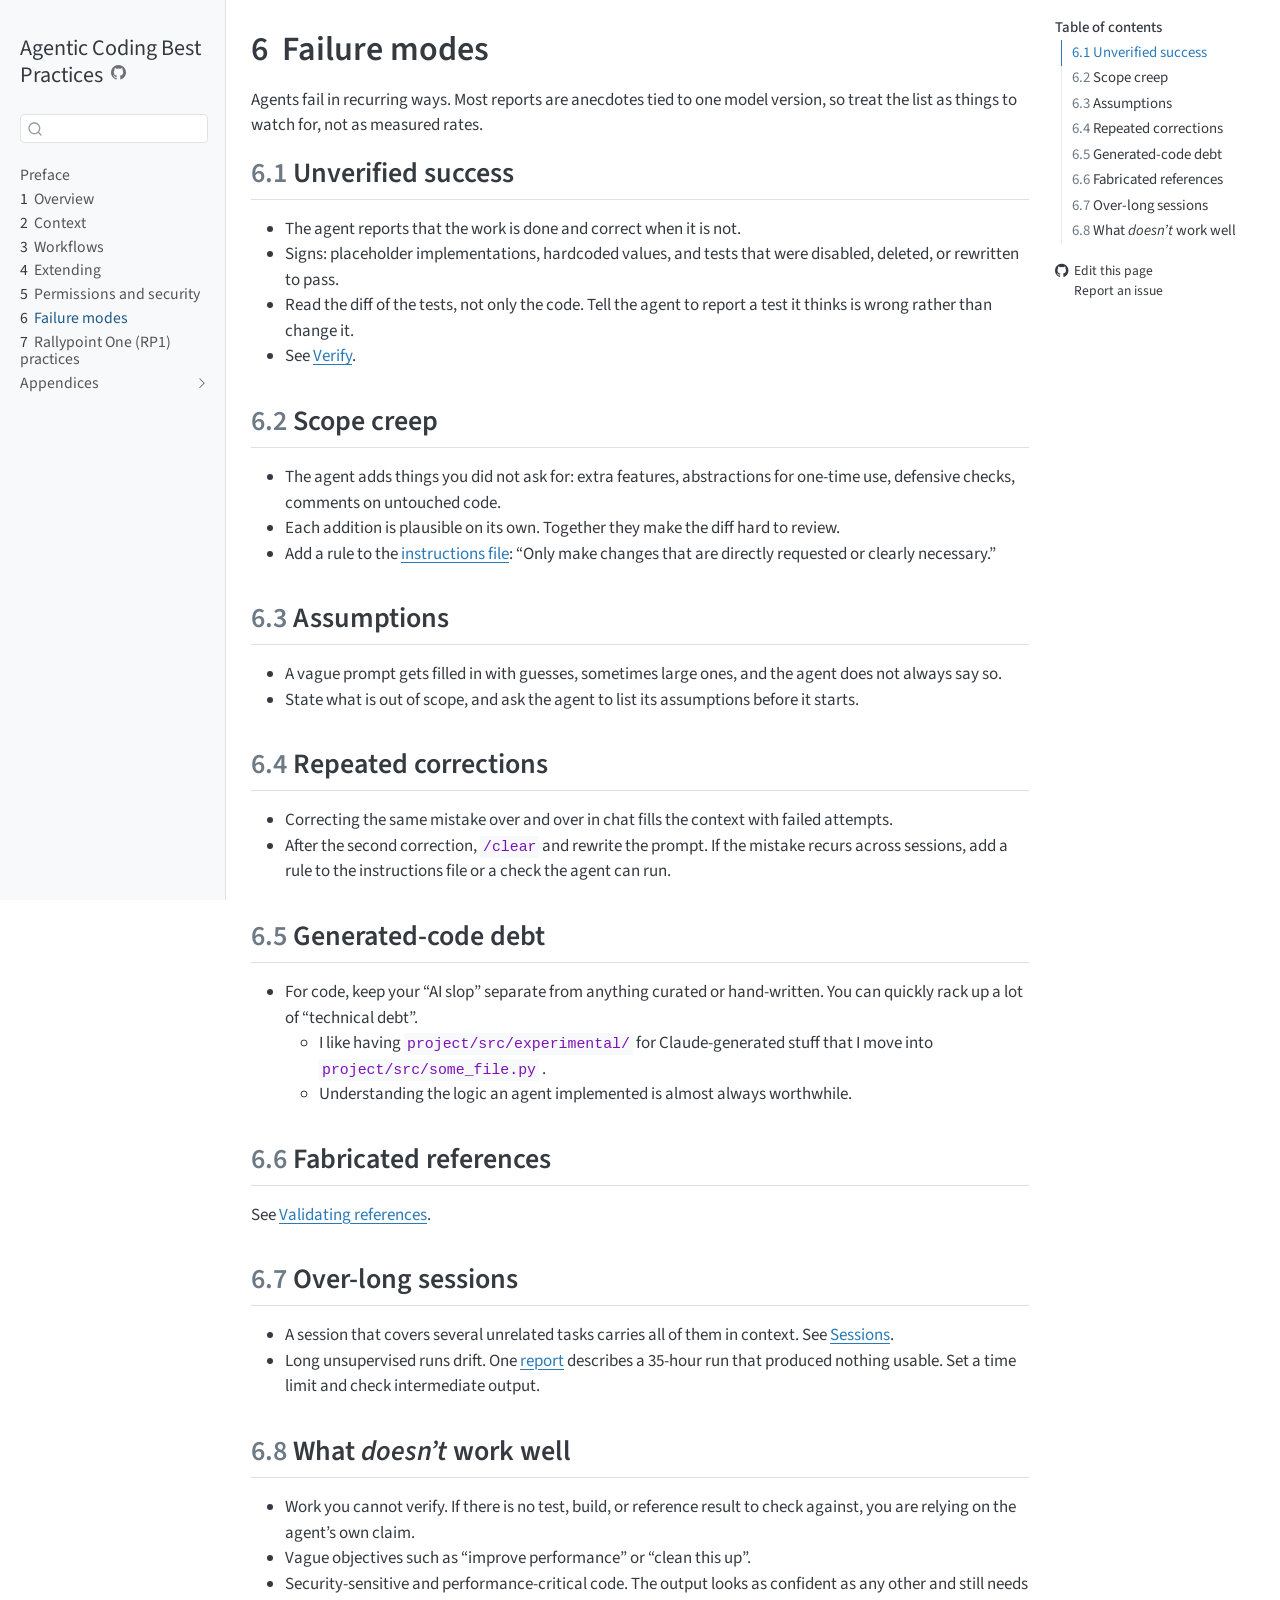
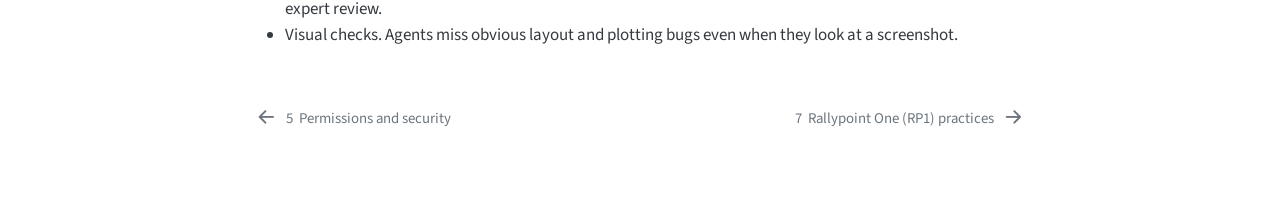
<file: chapters/06-failure-modes.html>
<!DOCTYPE html>
<html xmlns="http://www.w3.org/1999/xhtml" lang="en" xml:lang="en"><head>

<meta charset="utf-8">
<meta name="generator" content="quarto-1.7.32">

<meta name="viewport" content="width=device-width, initial-scale=1.0, user-scalable=yes">


<title>6&nbsp; Failure modes – Agentic Coding Best Practices</title>
<style>
code{white-space: pre-wrap;}
span.smallcaps{font-variant: small-caps;}
div.columns{display: flex; gap: min(4vw, 1.5em);}
div.column{flex: auto; overflow-x: auto;}
div.hanging-indent{margin-left: 1.5em; text-indent: -1.5em;}
ul.task-list{list-style: none;}
ul.task-list li input[type="checkbox"] {
  width: 0.8em;
  margin: 0 0.8em 0.2em -1em; /* quarto-specific, see https://github.com/quarto-dev/quarto-cli/issues/4556 */ 
  vertical-align: middle;
}
</style>


<script src="../site_libs/quarto-nav/quarto-nav.js"></script>
<script src="../site_libs/quarto-nav/headroom.min.js"></script>
<script src="../site_libs/clipboard/clipboard.min.js"></script>
<script src="../site_libs/quarto-search/autocomplete.umd.js"></script>
<script src="../site_libs/quarto-search/fuse.min.js"></script>
<script src="../site_libs/quarto-search/quarto-search.js"></script>
<meta name="quarto:offset" content="../">
<link href="../chapters/07-rp1-practices.html" rel="next">
<link href="../chapters/05-security.html" rel="prev">
<script src="../site_libs/quarto-html/quarto.js" type="module"></script>
<script src="../site_libs/quarto-html/tabsets/tabsets.js" type="module"></script>
<script src="../site_libs/quarto-html/popper.min.js"></script>
<script src="../site_libs/quarto-html/tippy.umd.min.js"></script>
<script src="../site_libs/quarto-html/anchor.min.js"></script>
<link href="../site_libs/quarto-html/tippy.css" rel="stylesheet">
<link href="../site_libs/quarto-html/quarto-syntax-highlighting-37eea08aefeeee20ff55810ff984fec1.css" rel="stylesheet" id="quarto-text-highlighting-styles">
<script src="../site_libs/bootstrap/bootstrap.min.js"></script>
<link href="../site_libs/bootstrap/bootstrap-icons.css" rel="stylesheet">
<link href="../site_libs/bootstrap/bootstrap-e33616daf01461bd4322cfeac3b3e99e.min.css" rel="stylesheet" append-hash="true" id="quarto-bootstrap" data-mode="light">
<script id="quarto-search-options" type="application/json">{
  "location": "sidebar",
  "copy-button": false,
  "collapse-after": 3,
  "panel-placement": "start",
  "type": "textbox",
  "limit": 50,
  "keyboard-shortcut": [
    "f",
    "/",
    "s"
  ],
  "show-item-context": false,
  "language": {
    "search-no-results-text": "No results",
    "search-matching-documents-text": "matching documents",
    "search-copy-link-title": "Copy link to search",
    "search-hide-matches-text": "Hide additional matches",
    "search-more-match-text": "more match in this document",
    "search-more-matches-text": "more matches in this document",
    "search-clear-button-title": "Clear",
    "search-text-placeholder": "",
    "search-detached-cancel-button-title": "Cancel",
    "search-submit-button-title": "Submit",
    "search-label": "Search"
  }
}</script>


</head>

<body class="nav-sidebar docked quarto-light">

<div id="quarto-search-results"></div>
  <header id="quarto-header" class="headroom fixed-top">
  <nav class="quarto-secondary-nav">
    <div class="container-fluid d-flex">
      <button type="button" class="quarto-btn-toggle btn" data-bs-toggle="collapse" role="button" data-bs-target=".quarto-sidebar-collapse-item" aria-controls="quarto-sidebar" aria-expanded="false" aria-label="Toggle sidebar navigation" onclick="if (window.quartoToggleHeadroom) { window.quartoToggleHeadroom(); }">
        <i class="bi bi-layout-text-sidebar-reverse"></i>
      </button>
        <nav class="quarto-page-breadcrumbs" aria-label="breadcrumb"><ol class="breadcrumb"><li class="breadcrumb-item"><a href="../chapters/06-failure-modes.html"><span class="chapter-number">6</span>&nbsp; <span class="chapter-title">Failure modes</span></a></li></ol></nav>
        <a class="flex-grow-1" role="navigation" data-bs-toggle="collapse" data-bs-target=".quarto-sidebar-collapse-item" aria-controls="quarto-sidebar" aria-expanded="false" aria-label="Toggle sidebar navigation" onclick="if (window.quartoToggleHeadroom) { window.quartoToggleHeadroom(); }">      
        </a>
      <button type="button" class="btn quarto-search-button" aria-label="Search" onclick="window.quartoOpenSearch();">
        <i class="bi bi-search"></i>
      </button>
    </div>
  </nav>
</header>
<!-- content -->
<div id="quarto-content" class="quarto-container page-columns page-rows-contents page-layout-article">
<!-- sidebar -->
  <nav id="quarto-sidebar" class="sidebar collapse collapse-horizontal quarto-sidebar-collapse-item sidebar-navigation docked overflow-auto">
    <div class="pt-lg-2 mt-2 text-left sidebar-header">
    <div class="sidebar-title mb-0 py-0">
      <a href="../">Agentic Coding Best Practices</a> 
        <div class="sidebar-tools-main">
    <a href="https://github.com/NSF-ASCEND-Engine/Agentic-Coding-Best-Practices" title="Source Code" class="quarto-navigation-tool px-1" aria-label="Source Code"><i class="bi bi-github"></i></a>
</div>
    </div>
      </div>
        <div class="mt-2 flex-shrink-0 align-items-center">
        <div class="sidebar-search">
        <div id="quarto-search" class="" title="Search"></div>
        </div>
        </div>
    <div class="sidebar-menu-container"> 
    <ul class="list-unstyled mt-1">
        <li class="sidebar-item">
  <div class="sidebar-item-container"> 
  <a href="../index.html" class="sidebar-item-text sidebar-link">
 <span class="menu-text">Preface</span></a>
  </div>
</li>
        <li class="sidebar-item">
  <div class="sidebar-item-container"> 
  <a href="../chapters/01-overview.html" class="sidebar-item-text sidebar-link">
 <span class="menu-text"><span class="chapter-number">1</span>&nbsp; <span class="chapter-title">Overview</span></span></a>
  </div>
</li>
        <li class="sidebar-item">
  <div class="sidebar-item-container"> 
  <a href="../chapters/02-context.html" class="sidebar-item-text sidebar-link">
 <span class="menu-text"><span class="chapter-number">2</span>&nbsp; <span class="chapter-title">Context</span></span></a>
  </div>
</li>
        <li class="sidebar-item">
  <div class="sidebar-item-container"> 
  <a href="../chapters/03-workflows.html" class="sidebar-item-text sidebar-link">
 <span class="menu-text"><span class="chapter-number">3</span>&nbsp; <span class="chapter-title">Workflows</span></span></a>
  </div>
</li>
        <li class="sidebar-item">
  <div class="sidebar-item-container"> 
  <a href="../chapters/04-extending.html" class="sidebar-item-text sidebar-link">
 <span class="menu-text"><span class="chapter-number">4</span>&nbsp; <span class="chapter-title">Extending</span></span></a>
  </div>
</li>
        <li class="sidebar-item">
  <div class="sidebar-item-container"> 
  <a href="../chapters/05-security.html" class="sidebar-item-text sidebar-link">
 <span class="menu-text"><span class="chapter-number">5</span>&nbsp; <span class="chapter-title">Permissions and security</span></span></a>
  </div>
</li>
        <li class="sidebar-item">
  <div class="sidebar-item-container"> 
  <a href="../chapters/06-failure-modes.html" class="sidebar-item-text sidebar-link active">
 <span class="menu-text"><span class="chapter-number">6</span>&nbsp; <span class="chapter-title">Failure modes</span></span></a>
  </div>
</li>
        <li class="sidebar-item">
  <div class="sidebar-item-container"> 
  <a href="../chapters/07-rp1-practices.html" class="sidebar-item-text sidebar-link">
 <span class="menu-text"><span class="chapter-number">7</span>&nbsp; <span class="chapter-title">Rallypoint One (RP1) practices</span></span></a>
  </div>
</li>
        <li class="sidebar-item sidebar-item-section">
      <div class="sidebar-item-container"> 
            <a class="sidebar-item-text sidebar-link text-start collapsed" data-bs-toggle="collapse" data-bs-target="#quarto-sidebar-section-1" role="navigation" aria-expanded="false">
 <span class="menu-text">Appendices</span></a>
          <a class="sidebar-item-toggle text-start collapsed" data-bs-toggle="collapse" data-bs-target="#quarto-sidebar-section-1" role="navigation" aria-expanded="false" aria-label="Toggle section">
            <i class="bi bi-chevron-right ms-2"></i>
          </a> 
      </div>
      <ul id="quarto-sidebar-section-1" class="collapse list-unstyled sidebar-section depth1 ">  
          <li class="sidebar-item">
  <div class="sidebar-item-container"> 
  <a href="../chapters/A-tool-reference.html" class="sidebar-item-text sidebar-link">
 <span class="menu-text"><span class="chapter-number">A</span>&nbsp; <span class="chapter-title">Tool reference</span></span></a>
  </div>
</li>
      </ul>
  </li>
    </ul>
    </div>
</nav>
<div id="quarto-sidebar-glass" class="quarto-sidebar-collapse-item" data-bs-toggle="collapse" data-bs-target=".quarto-sidebar-collapse-item"></div>
<!-- margin-sidebar -->
    <div id="quarto-margin-sidebar" class="sidebar margin-sidebar">
        <nav id="TOC" role="doc-toc" class="toc-active">
    <h2 id="toc-title">Table of contents</h2>
   
  <ul>
  <li><a href="#unverified-success" id="toc-unverified-success" class="nav-link active" data-scroll-target="#unverified-success"><span class="header-section-number">6.1</span> Unverified success</a></li>
  <li><a href="#scope-creep" id="toc-scope-creep" class="nav-link" data-scroll-target="#scope-creep"><span class="header-section-number">6.2</span> Scope creep</a></li>
  <li><a href="#assumptions" id="toc-assumptions" class="nav-link" data-scroll-target="#assumptions"><span class="header-section-number">6.3</span> Assumptions</a></li>
  <li><a href="#repeated-corrections" id="toc-repeated-corrections" class="nav-link" data-scroll-target="#repeated-corrections"><span class="header-section-number">6.4</span> Repeated corrections</a></li>
  <li><a href="#generated-code-debt" id="toc-generated-code-debt" class="nav-link" data-scroll-target="#generated-code-debt"><span class="header-section-number">6.5</span> Generated-code debt</a></li>
  <li><a href="#fabricated-references" id="toc-fabricated-references" class="nav-link" data-scroll-target="#fabricated-references"><span class="header-section-number">6.6</span> Fabricated references</a></li>
  <li><a href="#over-long-sessions" id="toc-over-long-sessions" class="nav-link" data-scroll-target="#over-long-sessions"><span class="header-section-number">6.7</span> Over-long sessions</a></li>
  <li><a href="#what-doesnt-work-well" id="toc-what-doesnt-work-well" class="nav-link" data-scroll-target="#what-doesnt-work-well"><span class="header-section-number">6.8</span> What <em>doesn’t</em> work well</a></li>
  </ul>
<div class="toc-actions"><ul><li><a href="https://github.com/NSF-ASCEND-Engine/Agentic-Coding-Best-Practices/edit/main/chapters/06-failure-modes.qmd" class="toc-action"><i class="bi bi-github"></i>Edit this page</a></li><li><a href="https://github.com/NSF-ASCEND-Engine/Agentic-Coding-Best-Practices/issues/new" class="toc-action"><i class="bi empty"></i>Report an issue</a></li></ul></div></nav>
    </div>
<!-- main -->
<main class="content" id="quarto-document-content">

<header id="title-block-header" class="quarto-title-block default">
<div class="quarto-title">
<h1 class="title"><span class="chapter-number">6</span>&nbsp; <span class="chapter-title">Failure modes</span></h1>
</div>



<div class="quarto-title-meta">

    
  
    
  </div>
  


</header>


<p>Agents fail in recurring ways. Most reports are anecdotes tied to one model version, so treat the list as things to watch for, not as measured rates.</p>
<section id="unverified-success" class="level2" data-number="6.1">
<h2 data-number="6.1" class="anchored" data-anchor-id="unverified-success"><span class="header-section-number">6.1</span> Unverified success</h2>
<ul>
<li>The agent reports that the work is done and correct when it is not.</li>
<li>Signs: placeholder implementations, hardcoded values, and tests that were disabled, deleted, or rewritten to pass.</li>
<li>Read the diff of the tests, not only the code. Tell the agent to report a test it thinks is wrong rather than change it.</li>
<li>See <a href="../chapters/03-workflows.html#explore-plan-implement-verify">Verify</a>.</li>
</ul>
</section>
<section id="scope-creep" class="level2" data-number="6.2">
<h2 data-number="6.2" class="anchored" data-anchor-id="scope-creep"><span class="header-section-number">6.2</span> Scope creep</h2>
<ul>
<li>The agent adds things you did not ask for: extra features, abstractions for one-time use, defensive checks, comments on untouched code.</li>
<li>Each addition is plausible on its own. Together they make the diff hard to review.</li>
<li>Add a rule to the <a href="../chapters/02-context.html#instructions">instructions file</a>: “Only make changes that are directly requested or clearly necessary.”</li>
</ul>
</section>
<section id="assumptions" class="level2" data-number="6.3">
<h2 data-number="6.3" class="anchored" data-anchor-id="assumptions"><span class="header-section-number">6.3</span> Assumptions</h2>
<ul>
<li>A vague prompt gets filled in with guesses, sometimes large ones, and the agent does not always say so.</li>
<li>State what is out of scope, and ask the agent to list its assumptions before it starts.</li>
</ul>
</section>
<section id="repeated-corrections" class="level2" data-number="6.4">
<h2 data-number="6.4" class="anchored" data-anchor-id="repeated-corrections"><span class="header-section-number">6.4</span> Repeated corrections</h2>
<ul>
<li>Correcting the same mistake over and over in chat fills the context with failed attempts.</li>
<li>After the second correction, <code>/clear</code> and rewrite the prompt. If the mistake recurs across sessions, add a rule to the instructions file or a check the agent can run.</li>
</ul>
</section>
<section id="generated-code-debt" class="level2" data-number="6.5">
<h2 data-number="6.5" class="anchored" data-anchor-id="generated-code-debt"><span class="header-section-number">6.5</span> Generated-code debt</h2>
<ul>
<li>For code, keep your “AI slop” separate from anything curated or hand-written. You can quickly rack up a lot of “technical debt”.
<ul>
<li>I like having <code>project/src/experimental/</code> for Claude-generated stuff that I move into <code>project/src/some_file.py</code> .</li>
<li>Understanding the logic an agent implemented is almost always worthwhile.</li>
</ul></li>
</ul>
</section>
<section id="fabricated-references" class="level2" data-number="6.6">
<h2 data-number="6.6" class="anchored" data-anchor-id="fabricated-references"><span class="header-section-number">6.6</span> Fabricated references</h2>
<p>See <a href="../chapters/07-rp1-practices.html#validating-references">Validating references</a>.</p>
</section>
<section id="over-long-sessions" class="level2" data-number="6.7">
<h2 data-number="6.7" class="anchored" data-anchor-id="over-long-sessions"><span class="header-section-number">6.7</span> Over-long sessions</h2>
<ul>
<li>A session that covers several unrelated tasks carries all of them in context. See <a href="../chapters/02-context.html#sessions">Sessions</a>.</li>
<li>Long unsupervised runs drift. One <a href="https://lucumr.pocoo.org/2026/9/7/astra-why/">report</a> describes a 35-hour run that produced nothing usable. Set a time limit and check intermediate output.</li>
</ul>
</section>
<section id="what-doesnt-work-well" class="level2" data-number="6.8">
<h2 data-number="6.8" class="anchored" data-anchor-id="what-doesnt-work-well"><span class="header-section-number">6.8</span> What <em>doesn’t</em> work well</h2>
<ul>
<li>Work you cannot verify. If there is no test, build, or reference result to check against, you are relying on the agent’s own claim.</li>
<li>Vague objectives such as “improve performance” or “clean this up”.</li>
<li>Security-sensitive and performance-critical code. The output looks as confident as any other and still needs expert review.</li>
<li>Visual checks. Agents miss obvious layout and plotting bugs even when they look at a screenshot.</li>
</ul>


</section>

</main> <!-- /main -->
<script id="quarto-html-after-body" type="application/javascript">
  window.document.addEventListener("DOMContentLoaded", function (event) {
    const icon = "";
    const anchorJS = new window.AnchorJS();
    anchorJS.options = {
      placement: 'right',
      icon: icon
    };
    anchorJS.add('.anchored');
    const isCodeAnnotation = (el) => {
      for (const clz of el.classList) {
        if (clz.startsWith('code-annotation-')) {                     
          return true;
        }
      }
      return false;
    }
    const onCopySuccess = function(e) {
      // button target
      const button = e.trigger;
      // don't keep focus
      button.blur();
      // flash "checked"
      button.classList.add('code-copy-button-checked');
      var currentTitle = button.getAttribute("title");
      button.setAttribute("title", "Copied!");
      let tooltip;
      if (window.bootstrap) {
        button.setAttribute("data-bs-toggle", "tooltip");
        button.setAttribute("data-bs-placement", "left");
        button.setAttribute("data-bs-title", "Copied!");
        tooltip = new bootstrap.Tooltip(button, 
          { trigger: "manual", 
            customClass: "code-copy-button-tooltip",
            offset: [0, -8]});
        tooltip.show();    
      }
      setTimeout(function() {
        if (tooltip) {
          tooltip.hide();
          button.removeAttribute("data-bs-title");
          button.removeAttribute("data-bs-toggle");
          button.removeAttribute("data-bs-placement");
        }
        button.setAttribute("title", currentTitle);
        button.classList.remove('code-copy-button-checked');
      }, 1000);
      // clear code selection
      e.clearSelection();
    }
    const getTextToCopy = function(trigger) {
        const codeEl = trigger.previousElementSibling.cloneNode(true);
        for (const childEl of codeEl.children) {
          if (isCodeAnnotation(childEl)) {
            childEl.remove();
          }
        }
        return codeEl.innerText;
    }
    const clipboard = new window.ClipboardJS('.code-copy-button:not([data-in-quarto-modal])', {
      text: getTextToCopy
    });
    clipboard.on('success', onCopySuccess);
    if (window.document.getElementById('quarto-embedded-source-code-modal')) {
      const clipboardModal = new window.ClipboardJS('.code-copy-button[data-in-quarto-modal]', {
        text: getTextToCopy,
        container: window.document.getElementById('quarto-embedded-source-code-modal')
      });
      clipboardModal.on('success', onCopySuccess);
    }
      var localhostRegex = new RegExp(/^(?:http|https):\/\/localhost\:?[0-9]*\//);
      var mailtoRegex = new RegExp(/^mailto:/);
        var filterRegex = new RegExp('/' + window.location.host + '/');
      var isInternal = (href) => {
          return filterRegex.test(href) || localhostRegex.test(href) || mailtoRegex.test(href);
      }
      // Inspect non-navigation links and adorn them if external
     var links = window.document.querySelectorAll('a[href]:not(.nav-link):not(.navbar-brand):not(.toc-action):not(.sidebar-link):not(.sidebar-item-toggle):not(.pagination-link):not(.no-external):not([aria-hidden]):not(.dropdown-item):not(.quarto-navigation-tool):not(.about-link)');
      for (var i=0; i<links.length; i++) {
        const link = links[i];
        if (!isInternal(link.href)) {
          // undo the damage that might have been done by quarto-nav.js in the case of
          // links that we want to consider external
          if (link.dataset.originalHref !== undefined) {
            link.href = link.dataset.originalHref;
          }
            // target, if specified
            link.setAttribute("target", "_blank");
            if (link.getAttribute("rel") === null) {
              link.setAttribute("rel", "noopener");
            }
        }
      }
    function tippyHover(el, contentFn, onTriggerFn, onUntriggerFn) {
      const config = {
        allowHTML: true,
        maxWidth: 500,
        delay: 100,
        arrow: false,
        appendTo: function(el) {
            return el.parentElement;
        },
        interactive: true,
        interactiveBorder: 10,
        theme: 'quarto',
        placement: 'bottom-start',
      };
      if (contentFn) {
        config.content = contentFn;
      }
      if (onTriggerFn) {
        config.onTrigger = onTriggerFn;
      }
      if (onUntriggerFn) {
        config.onUntrigger = onUntriggerFn;
      }
      window.tippy(el, config); 
    }
    const noterefs = window.document.querySelectorAll('a[role="doc-noteref"]');
    for (var i=0; i<noterefs.length; i++) {
      const ref = noterefs[i];
      tippyHover(ref, function() {
        // use id or data attribute instead here
        let href = ref.getAttribute('data-footnote-href') || ref.getAttribute('href');
        try { href = new URL(href).hash; } catch {}
        const id = href.replace(/^#\/?/, "");
        const note = window.document.getElementById(id);
        if (note) {
          return note.innerHTML;
        } else {
          return "";
        }
      });
    }
    const xrefs = window.document.querySelectorAll('a.quarto-xref');
    const processXRef = (id, note) => {
      // Strip column container classes
      const stripColumnClz = (el) => {
        el.classList.remove("page-full", "page-columns");
        if (el.children) {
          for (const child of el.children) {
            stripColumnClz(child);
          }
        }
      }
      stripColumnClz(note)
      if (id === null || id.startsWith('sec-')) {
        // Special case sections, only their first couple elements
        const container = document.createElement("div");
        if (note.children && note.children.length > 2) {
          container.appendChild(note.children[0].cloneNode(true));
          for (let i = 1; i < note.children.length; i++) {
            const child = note.children[i];
            if (child.tagName === "P" && child.innerText === "") {
              continue;
            } else {
              container.appendChild(child.cloneNode(true));
              break;
            }
          }
          if (window.Quarto?.typesetMath) {
            window.Quarto.typesetMath(container);
          }
          return container.innerHTML
        } else {
          if (window.Quarto?.typesetMath) {
            window.Quarto.typesetMath(note);
          }
          return note.innerHTML;
        }
      } else {
        // Remove any anchor links if they are present
        const anchorLink = note.querySelector('a.anchorjs-link');
        if (anchorLink) {
          anchorLink.remove();
        }
        if (window.Quarto?.typesetMath) {
          window.Quarto.typesetMath(note);
        }
        if (note.classList.contains("callout")) {
          return note.outerHTML;
        } else {
          return note.innerHTML;
        }
      }
    }
    for (var i=0; i<xrefs.length; i++) {
      const xref = xrefs[i];
      tippyHover(xref, undefined, function(instance) {
        instance.disable();
        let url = xref.getAttribute('href');
        let hash = undefined; 
        if (url.startsWith('#')) {
          hash = url;
        } else {
          try { hash = new URL(url).hash; } catch {}
        }
        if (hash) {
          const id = hash.replace(/^#\/?/, "");
          const note = window.document.getElementById(id);
          if (note !== null) {
            try {
              const html = processXRef(id, note.cloneNode(true));
              instance.setContent(html);
            } finally {
              instance.enable();
              instance.show();
            }
          } else {
            // See if we can fetch this
            fetch(url.split('#')[0])
            .then(res => res.text())
            .then(html => {
              const parser = new DOMParser();
              const htmlDoc = parser.parseFromString(html, "text/html");
              const note = htmlDoc.getElementById(id);
              if (note !== null) {
                const html = processXRef(id, note);
                instance.setContent(html);
              } 
            }).finally(() => {
              instance.enable();
              instance.show();
            });
          }
        } else {
          // See if we can fetch a full url (with no hash to target)
          // This is a special case and we should probably do some content thinning / targeting
          fetch(url)
          .then(res => res.text())
          .then(html => {
            const parser = new DOMParser();
            const htmlDoc = parser.parseFromString(html, "text/html");
            const note = htmlDoc.querySelector('main.content');
            if (note !== null) {
              // This should only happen for chapter cross references
              // (since there is no id in the URL)
              // remove the first header
              if (note.children.length > 0 && note.children[0].tagName === "HEADER") {
                note.children[0].remove();
              }
              const html = processXRef(null, note);
              instance.setContent(html);
            } 
          }).finally(() => {
            instance.enable();
            instance.show();
          });
        }
      }, function(instance) {
      });
    }
        let selectedAnnoteEl;
        const selectorForAnnotation = ( cell, annotation) => {
          let cellAttr = 'data-code-cell="' + cell + '"';
          let lineAttr = 'data-code-annotation="' +  annotation + '"';
          const selector = 'span[' + cellAttr + '][' + lineAttr + ']';
          return selector;
        }
        const selectCodeLines = (annoteEl) => {
          const doc = window.document;
          const targetCell = annoteEl.getAttribute("data-target-cell");
          const targetAnnotation = annoteEl.getAttribute("data-target-annotation");
          const annoteSpan = window.document.querySelector(selectorForAnnotation(targetCell, targetAnnotation));
          const lines = annoteSpan.getAttribute("data-code-lines").split(",");
          const lineIds = lines.map((line) => {
            return targetCell + "-" + line;
          })
          let top = null;
          let height = null;
          let parent = null;
          if (lineIds.length > 0) {
              //compute the position of the single el (top and bottom and make a div)
              const el = window.document.getElementById(lineIds[0]);
              top = el.offsetTop;
              height = el.offsetHeight;
              parent = el.parentElement.parentElement;
            if (lineIds.length > 1) {
              const lastEl = window.document.getElementById(lineIds[lineIds.length - 1]);
              const bottom = lastEl.offsetTop + lastEl.offsetHeight;
              height = bottom - top;
            }
            if (top !== null && height !== null && parent !== null) {
              // cook up a div (if necessary) and position it 
              let div = window.document.getElementById("code-annotation-line-highlight");
              if (div === null) {
                div = window.document.createElement("div");
                div.setAttribute("id", "code-annotation-line-highlight");
                div.style.position = 'absolute';
                parent.appendChild(div);
              }
              div.style.top = top - 2 + "px";
              div.style.height = height + 4 + "px";
              div.style.left = 0;
              let gutterDiv = window.document.getElementById("code-annotation-line-highlight-gutter");
              if (gutterDiv === null) {
                gutterDiv = window.document.createElement("div");
                gutterDiv.setAttribute("id", "code-annotation-line-highlight-gutter");
                gutterDiv.style.position = 'absolute';
                const codeCell = window.document.getElementById(targetCell);
                const gutter = codeCell.querySelector('.code-annotation-gutter');
                gutter.appendChild(gutterDiv);
              }
              gutterDiv.style.top = top - 2 + "px";
              gutterDiv.style.height = height + 4 + "px";
            }
            selectedAnnoteEl = annoteEl;
          }
        };
        const unselectCodeLines = () => {
          const elementsIds = ["code-annotation-line-highlight", "code-annotation-line-highlight-gutter"];
          elementsIds.forEach((elId) => {
            const div = window.document.getElementById(elId);
            if (div) {
              div.remove();
            }
          });
          selectedAnnoteEl = undefined;
        };
          // Handle positioning of the toggle
      window.addEventListener(
        "resize",
        throttle(() => {
          elRect = undefined;
          if (selectedAnnoteEl) {
            selectCodeLines(selectedAnnoteEl);
          }
        }, 10)
      );
      function throttle(fn, ms) {
      let throttle = false;
      let timer;
        return (...args) => {
          if(!throttle) { // first call gets through
              fn.apply(this, args);
              throttle = true;
          } else { // all the others get throttled
              if(timer) clearTimeout(timer); // cancel #2
              timer = setTimeout(() => {
                fn.apply(this, args);
                timer = throttle = false;
              }, ms);
          }
        };
      }
        // Attach click handler to the DT
        const annoteDls = window.document.querySelectorAll('dt[data-target-cell]');
        for (const annoteDlNode of annoteDls) {
          annoteDlNode.addEventListener('click', (event) => {
            const clickedEl = event.target;
            if (clickedEl !== selectedAnnoteEl) {
              unselectCodeLines();
              const activeEl = window.document.querySelector('dt[data-target-cell].code-annotation-active');
              if (activeEl) {
                activeEl.classList.remove('code-annotation-active');
              }
              selectCodeLines(clickedEl);
              clickedEl.classList.add('code-annotation-active');
            } else {
              // Unselect the line
              unselectCodeLines();
              clickedEl.classList.remove('code-annotation-active');
            }
          });
        }
    const findCites = (el) => {
      const parentEl = el.parentElement;
      if (parentEl) {
        const cites = parentEl.dataset.cites;
        if (cites) {
          return {
            el,
            cites: cites.split(' ')
          };
        } else {
          return findCites(el.parentElement)
        }
      } else {
        return undefined;
      }
    };
    var bibliorefs = window.document.querySelectorAll('a[role="doc-biblioref"]');
    for (var i=0; i<bibliorefs.length; i++) {
      const ref = bibliorefs[i];
      const citeInfo = findCites(ref);
      if (citeInfo) {
        tippyHover(citeInfo.el, function() {
          var popup = window.document.createElement('div');
          citeInfo.cites.forEach(function(cite) {
            var citeDiv = window.document.createElement('div');
            citeDiv.classList.add('hanging-indent');
            citeDiv.classList.add('csl-entry');
            var biblioDiv = window.document.getElementById('ref-' + cite);
            if (biblioDiv) {
              citeDiv.innerHTML = biblioDiv.innerHTML;
            }
            popup.appendChild(citeDiv);
          });
          return popup.innerHTML;
        });
      }
    }
  });
  </script>
<nav class="page-navigation">
  <div class="nav-page nav-page-previous">
      <a href="../chapters/05-security.html" class="pagination-link" aria-label="Permissions and security">
        <i class="bi bi-arrow-left-short"></i> <span class="nav-page-text"><span class="chapter-number">5</span>&nbsp; <span class="chapter-title">Permissions and security</span></span>
      </a>          
  </div>
  <div class="nav-page nav-page-next">
      <a href="../chapters/07-rp1-practices.html" class="pagination-link" aria-label="Rallypoint One (RP1) practices">
        <span class="nav-page-text"><span class="chapter-number">7</span>&nbsp; <span class="chapter-title">Rallypoint One (RP1) practices</span></span> <i class="bi bi-arrow-right-short"></i>
      </a>
  </div>
</nav>
</div> <!-- /content -->




<footer class="footer"><div class="nav-footer"><div class="nav-footer-center"><div class="toc-actions d-sm-block d-md-none"><ul><li><a href="https://github.com/NSF-ASCEND-Engine/Agentic-Coding-Best-Practices/edit/main/chapters/06-failure-modes.qmd" class="toc-action"><i class="bi bi-github"></i>Edit this page</a></li><li><a href="https://github.com/NSF-ASCEND-Engine/Agentic-Coding-Best-Practices/issues/new" class="toc-action"><i class="bi empty"></i>Report an issue</a></li></ul></div></div></div></footer></body></html>
</file>
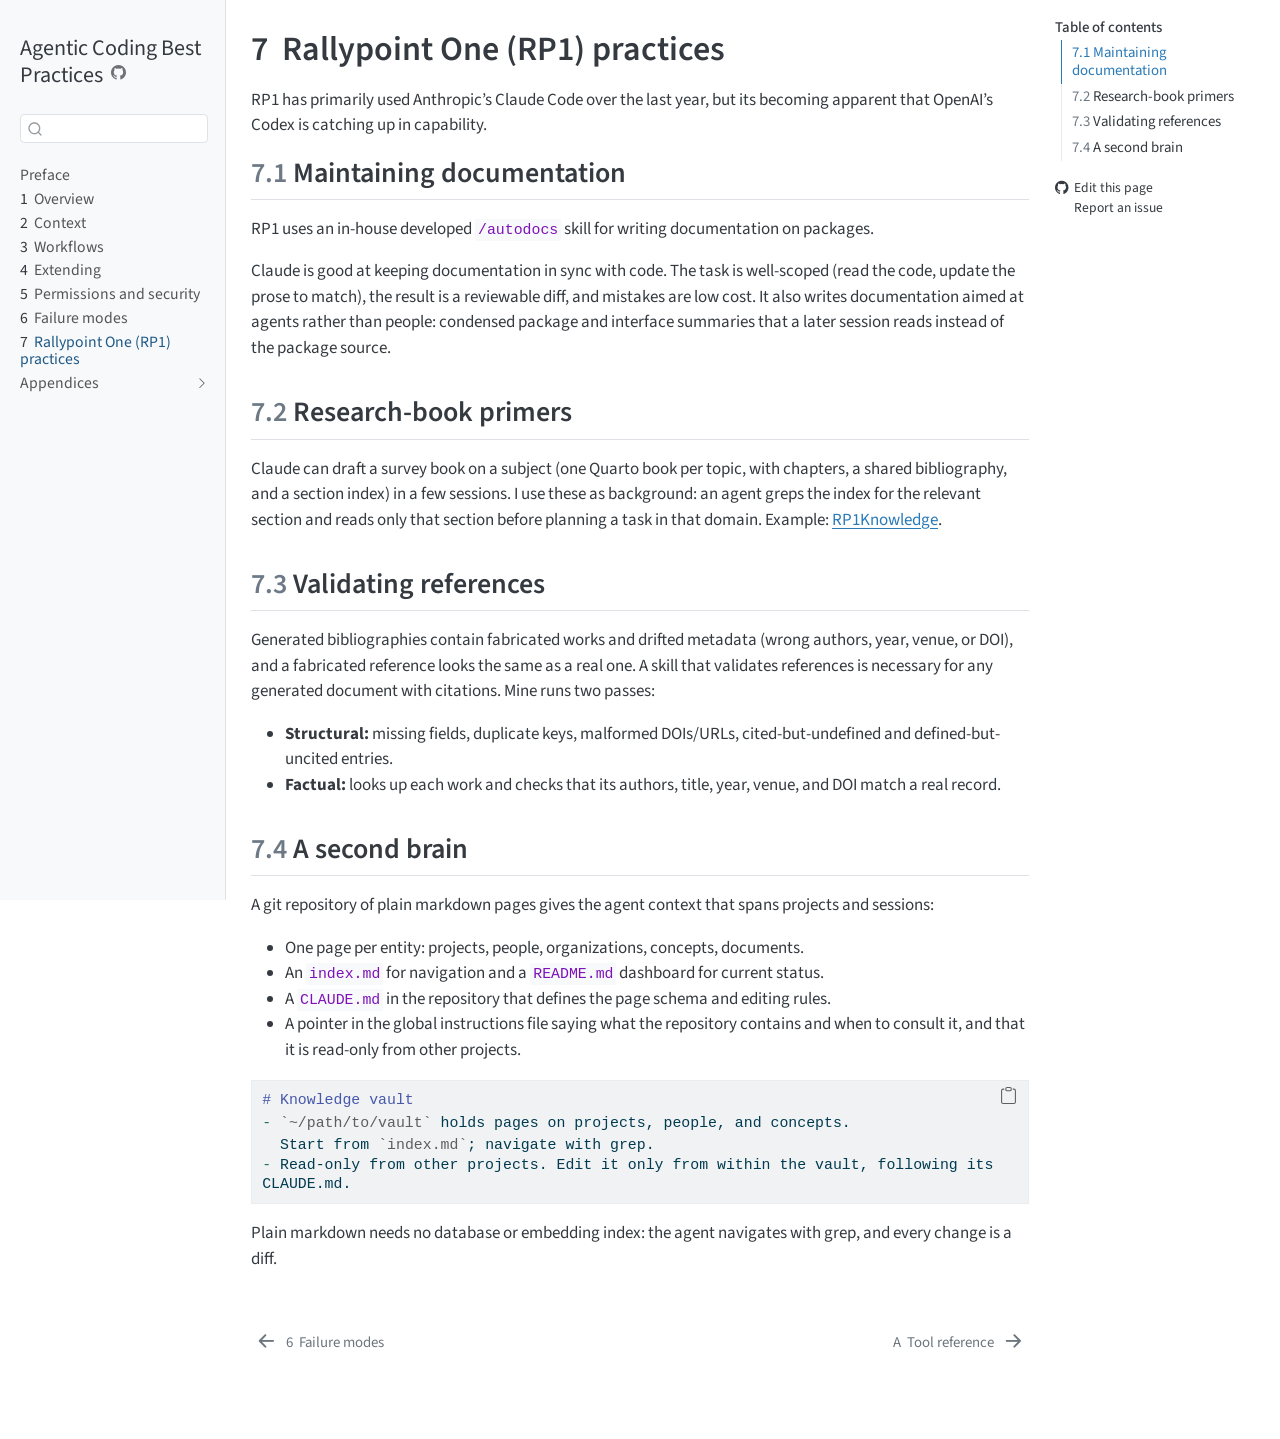
<file: chapters/07-rp1-practices.html>
<!DOCTYPE html>
<html xmlns="http://www.w3.org/1999/xhtml" lang="en" xml:lang="en"><head>

<meta charset="utf-8">
<meta name="generator" content="quarto-1.7.32">

<meta name="viewport" content="width=device-width, initial-scale=1.0, user-scalable=yes">


<title>7&nbsp; Rallypoint One (RP1) practices – Agentic Coding Best Practices</title>
<style>
code{white-space: pre-wrap;}
span.smallcaps{font-variant: small-caps;}
div.columns{display: flex; gap: min(4vw, 1.5em);}
div.column{flex: auto; overflow-x: auto;}
div.hanging-indent{margin-left: 1.5em; text-indent: -1.5em;}
ul.task-list{list-style: none;}
ul.task-list li input[type="checkbox"] {
  width: 0.8em;
  margin: 0 0.8em 0.2em -1em; /* quarto-specific, see https://github.com/quarto-dev/quarto-cli/issues/4556 */ 
  vertical-align: middle;
}
/* CSS for syntax highlighting */
html { -webkit-text-size-adjust: 100%; }
pre > code.sourceCode { white-space: pre; position: relative; }
pre > code.sourceCode > span { display: inline-block; line-height: 1.25; }
pre > code.sourceCode > span:empty { height: 1.2em; }
.sourceCode { overflow: visible; }
code.sourceCode > span { color: inherit; text-decoration: inherit; }
div.sourceCode { margin: 1em 0; }
pre.sourceCode { margin: 0; }
@media screen {
div.sourceCode { overflow: auto; }
}
@media print {
pre > code.sourceCode { white-space: pre-wrap; }
pre > code.sourceCode > span { text-indent: -5em; padding-left: 5em; }
}
pre.numberSource code
  { counter-reset: source-line 0; }
pre.numberSource code > span
  { position: relative; left: -4em; counter-increment: source-line; }
pre.numberSource code > span > a:first-child::before
  { content: counter(source-line);
    position: relative; left: -1em; text-align: right; vertical-align: baseline;
    border: none; display: inline-block;
    -webkit-touch-callout: none; -webkit-user-select: none;
    -khtml-user-select: none; -moz-user-select: none;
    -ms-user-select: none; user-select: none;
    padding: 0 4px; width: 4em;
  }
pre.numberSource { margin-left: 3em;  padding-left: 4px; }
div.sourceCode
  {   }
@media screen {
pre > code.sourceCode > span > a:first-child::before { text-decoration: underline; }
}
</style>


<script src="../site_libs/quarto-nav/quarto-nav.js"></script>
<script src="../site_libs/quarto-nav/headroom.min.js"></script>
<script src="../site_libs/clipboard/clipboard.min.js"></script>
<script src="../site_libs/quarto-search/autocomplete.umd.js"></script>
<script src="../site_libs/quarto-search/fuse.min.js"></script>
<script src="../site_libs/quarto-search/quarto-search.js"></script>
<meta name="quarto:offset" content="../">
<link href="../chapters/A-tool-reference.html" rel="next">
<link href="../chapters/06-failure-modes.html" rel="prev">
<script src="../site_libs/quarto-html/quarto.js" type="module"></script>
<script src="../site_libs/quarto-html/tabsets/tabsets.js" type="module"></script>
<script src="../site_libs/quarto-html/popper.min.js"></script>
<script src="../site_libs/quarto-html/tippy.umd.min.js"></script>
<script src="../site_libs/quarto-html/anchor.min.js"></script>
<link href="../site_libs/quarto-html/tippy.css" rel="stylesheet">
<link href="../site_libs/quarto-html/quarto-syntax-highlighting-37eea08aefeeee20ff55810ff984fec1.css" rel="stylesheet" id="quarto-text-highlighting-styles">
<script src="../site_libs/bootstrap/bootstrap.min.js"></script>
<link href="../site_libs/bootstrap/bootstrap-icons.css" rel="stylesheet">
<link href="../site_libs/bootstrap/bootstrap-e33616daf01461bd4322cfeac3b3e99e.min.css" rel="stylesheet" append-hash="true" id="quarto-bootstrap" data-mode="light">
<script id="quarto-search-options" type="application/json">{
  "location": "sidebar",
  "copy-button": false,
  "collapse-after": 3,
  "panel-placement": "start",
  "type": "textbox",
  "limit": 50,
  "keyboard-shortcut": [
    "f",
    "/",
    "s"
  ],
  "show-item-context": false,
  "language": {
    "search-no-results-text": "No results",
    "search-matching-documents-text": "matching documents",
    "search-copy-link-title": "Copy link to search",
    "search-hide-matches-text": "Hide additional matches",
    "search-more-match-text": "more match in this document",
    "search-more-matches-text": "more matches in this document",
    "search-clear-button-title": "Clear",
    "search-text-placeholder": "",
    "search-detached-cancel-button-title": "Cancel",
    "search-submit-button-title": "Submit",
    "search-label": "Search"
  }
}</script>


</head>

<body class="nav-sidebar docked quarto-light">

<div id="quarto-search-results"></div>
  <header id="quarto-header" class="headroom fixed-top">
  <nav class="quarto-secondary-nav">
    <div class="container-fluid d-flex">
      <button type="button" class="quarto-btn-toggle btn" data-bs-toggle="collapse" role="button" data-bs-target=".quarto-sidebar-collapse-item" aria-controls="quarto-sidebar" aria-expanded="false" aria-label="Toggle sidebar navigation" onclick="if (window.quartoToggleHeadroom) { window.quartoToggleHeadroom(); }">
        <i class="bi bi-layout-text-sidebar-reverse"></i>
      </button>
        <nav class="quarto-page-breadcrumbs" aria-label="breadcrumb"><ol class="breadcrumb"><li class="breadcrumb-item"><a href="../chapters/07-rp1-practices.html"><span class="chapter-number">7</span>&nbsp; <span class="chapter-title">Rallypoint One (RP1) practices</span></a></li></ol></nav>
        <a class="flex-grow-1" role="navigation" data-bs-toggle="collapse" data-bs-target=".quarto-sidebar-collapse-item" aria-controls="quarto-sidebar" aria-expanded="false" aria-label="Toggle sidebar navigation" onclick="if (window.quartoToggleHeadroom) { window.quartoToggleHeadroom(); }">      
        </a>
      <button type="button" class="btn quarto-search-button" aria-label="Search" onclick="window.quartoOpenSearch();">
        <i class="bi bi-search"></i>
      </button>
    </div>
  </nav>
</header>
<!-- content -->
<div id="quarto-content" class="quarto-container page-columns page-rows-contents page-layout-article">
<!-- sidebar -->
  <nav id="quarto-sidebar" class="sidebar collapse collapse-horizontal quarto-sidebar-collapse-item sidebar-navigation docked overflow-auto">
    <div class="pt-lg-2 mt-2 text-left sidebar-header">
    <div class="sidebar-title mb-0 py-0">
      <a href="../">Agentic Coding Best Practices</a> 
        <div class="sidebar-tools-main">
    <a href="https://github.com/NSF-ASCEND-Engine/Agentic-Coding-Best-Practices" title="Source Code" class="quarto-navigation-tool px-1" aria-label="Source Code"><i class="bi bi-github"></i></a>
</div>
    </div>
      </div>
        <div class="mt-2 flex-shrink-0 align-items-center">
        <div class="sidebar-search">
        <div id="quarto-search" class="" title="Search"></div>
        </div>
        </div>
    <div class="sidebar-menu-container"> 
    <ul class="list-unstyled mt-1">
        <li class="sidebar-item">
  <div class="sidebar-item-container"> 
  <a href="../index.html" class="sidebar-item-text sidebar-link">
 <span class="menu-text">Preface</span></a>
  </div>
</li>
        <li class="sidebar-item">
  <div class="sidebar-item-container"> 
  <a href="../chapters/01-overview.html" class="sidebar-item-text sidebar-link">
 <span class="menu-text"><span class="chapter-number">1</span>&nbsp; <span class="chapter-title">Overview</span></span></a>
  </div>
</li>
        <li class="sidebar-item">
  <div class="sidebar-item-container"> 
  <a href="../chapters/02-context.html" class="sidebar-item-text sidebar-link">
 <span class="menu-text"><span class="chapter-number">2</span>&nbsp; <span class="chapter-title">Context</span></span></a>
  </div>
</li>
        <li class="sidebar-item">
  <div class="sidebar-item-container"> 
  <a href="../chapters/03-workflows.html" class="sidebar-item-text sidebar-link">
 <span class="menu-text"><span class="chapter-number">3</span>&nbsp; <span class="chapter-title">Workflows</span></span></a>
  </div>
</li>
        <li class="sidebar-item">
  <div class="sidebar-item-container"> 
  <a href="../chapters/04-extending.html" class="sidebar-item-text sidebar-link">
 <span class="menu-text"><span class="chapter-number">4</span>&nbsp; <span class="chapter-title">Extending</span></span></a>
  </div>
</li>
        <li class="sidebar-item">
  <div class="sidebar-item-container"> 
  <a href="../chapters/05-security.html" class="sidebar-item-text sidebar-link">
 <span class="menu-text"><span class="chapter-number">5</span>&nbsp; <span class="chapter-title">Permissions and security</span></span></a>
  </div>
</li>
        <li class="sidebar-item">
  <div class="sidebar-item-container"> 
  <a href="../chapters/06-failure-modes.html" class="sidebar-item-text sidebar-link">
 <span class="menu-text"><span class="chapter-number">6</span>&nbsp; <span class="chapter-title">Failure modes</span></span></a>
  </div>
</li>
        <li class="sidebar-item">
  <div class="sidebar-item-container"> 
  <a href="../chapters/07-rp1-practices.html" class="sidebar-item-text sidebar-link active">
 <span class="menu-text"><span class="chapter-number">7</span>&nbsp; <span class="chapter-title">Rallypoint One (RP1) practices</span></span></a>
  </div>
</li>
        <li class="sidebar-item sidebar-item-section">
      <div class="sidebar-item-container"> 
            <a class="sidebar-item-text sidebar-link text-start collapsed" data-bs-toggle="collapse" data-bs-target="#quarto-sidebar-section-1" role="navigation" aria-expanded="false">
 <span class="menu-text">Appendices</span></a>
          <a class="sidebar-item-toggle text-start collapsed" data-bs-toggle="collapse" data-bs-target="#quarto-sidebar-section-1" role="navigation" aria-expanded="false" aria-label="Toggle section">
            <i class="bi bi-chevron-right ms-2"></i>
          </a> 
      </div>
      <ul id="quarto-sidebar-section-1" class="collapse list-unstyled sidebar-section depth1 ">  
          <li class="sidebar-item">
  <div class="sidebar-item-container"> 
  <a href="../chapters/A-tool-reference.html" class="sidebar-item-text sidebar-link">
 <span class="menu-text"><span class="chapter-number">A</span>&nbsp; <span class="chapter-title">Tool reference</span></span></a>
  </div>
</li>
      </ul>
  </li>
    </ul>
    </div>
</nav>
<div id="quarto-sidebar-glass" class="quarto-sidebar-collapse-item" data-bs-toggle="collapse" data-bs-target=".quarto-sidebar-collapse-item"></div>
<!-- margin-sidebar -->
    <div id="quarto-margin-sidebar" class="sidebar margin-sidebar">
        <nav id="TOC" role="doc-toc" class="toc-active">
    <h2 id="toc-title">Table of contents</h2>
   
  <ul>
  <li><a href="#maintaining-documentation" id="toc-maintaining-documentation" class="nav-link active" data-scroll-target="#maintaining-documentation"><span class="header-section-number">7.1</span> Maintaining documentation</a></li>
  <li><a href="#research-book-primers" id="toc-research-book-primers" class="nav-link" data-scroll-target="#research-book-primers"><span class="header-section-number">7.2</span> Research-book primers</a></li>
  <li><a href="#validating-references" id="toc-validating-references" class="nav-link" data-scroll-target="#validating-references"><span class="header-section-number">7.3</span> Validating references</a></li>
  <li><a href="#a-second-brain" id="toc-a-second-brain" class="nav-link" data-scroll-target="#a-second-brain"><span class="header-section-number">7.4</span> A second brain</a></li>
  </ul>
<div class="toc-actions"><ul><li><a href="https://github.com/NSF-ASCEND-Engine/Agentic-Coding-Best-Practices/edit/main/chapters/07-rp1-practices.qmd" class="toc-action"><i class="bi bi-github"></i>Edit this page</a></li><li><a href="https://github.com/NSF-ASCEND-Engine/Agentic-Coding-Best-Practices/issues/new" class="toc-action"><i class="bi empty"></i>Report an issue</a></li></ul></div></nav>
    </div>
<!-- main -->
<main class="content" id="quarto-document-content">

<header id="title-block-header" class="quarto-title-block default">
<div class="quarto-title">
<h1 class="title"><span class="chapter-number">7</span>&nbsp; <span class="chapter-title">Rallypoint One (RP1) practices</span></h1>
</div>



<div class="quarto-title-meta">

    
  
    
  </div>
  


</header>


<p>RP1 has primarily used Anthropic’s Claude Code over the last year, but its becoming apparent that OpenAI’s Codex is catching up in capability.</p>
<section id="maintaining-documentation" class="level2" data-number="7.1">
<h2 data-number="7.1" class="anchored" data-anchor-id="maintaining-documentation"><span class="header-section-number">7.1</span> Maintaining documentation</h2>
<p>RP1 uses an in-house developed <code>/autodocs</code> skill for writing documentation on packages.</p>
<p>Claude is good at keeping documentation in sync with code. The task is well-scoped (read the code, update the prose to match), the result is a reviewable diff, and mistakes are low cost. It also writes documentation aimed at agents rather than people: condensed package and interface summaries that a later session reads instead of the package source.</p>
</section>
<section id="research-book-primers" class="level2" data-number="7.2">
<h2 data-number="7.2" class="anchored" data-anchor-id="research-book-primers"><span class="header-section-number">7.2</span> Research-book primers</h2>
<p>Claude can draft a survey book on a subject (one Quarto book per topic, with chapters, a shared bibliography, and a section index) in a few sessions. I use these as background: an agent greps the index for the relevant section and reads only that section before planning a task in that domain. Example: <a href="https://github.com/RallypointOne/RP1Knowledge">RP1Knowledge</a>.</p>
</section>
<section id="validating-references" class="level2" data-number="7.3">
<h2 data-number="7.3" class="anchored" data-anchor-id="validating-references"><span class="header-section-number">7.3</span> Validating references</h2>
<p>Generated bibliographies contain fabricated works and drifted metadata (wrong authors, year, venue, or DOI), and a fabricated reference looks the same as a real one. A skill that validates references is necessary for any generated document with citations. Mine runs two passes:</p>
<ul>
<li><strong>Structural:</strong> missing fields, duplicate keys, malformed DOIs/URLs, cited-but-undefined and defined-but-uncited entries.</li>
<li><strong>Factual:</strong> looks up each work and checks that its authors, title, year, venue, and DOI match a real record.</li>
</ul>
</section>
<section id="a-second-brain" class="level2" data-number="7.4">
<h2 data-number="7.4" class="anchored" data-anchor-id="a-second-brain"><span class="header-section-number">7.4</span> A second brain</h2>
<p>A git repository of plain markdown pages gives the agent context that spans projects and sessions:</p>
<ul>
<li>One page per entity: projects, people, organizations, concepts, documents.</li>
<li>An <code>index.md</code> for navigation and a <code>README.md</code> dashboard for current status.</li>
<li>A <code>CLAUDE.md</code> in the repository that defines the page schema and editing rules.</li>
<li>A pointer in the global instructions file saying what the repository contains and when to consult it, and that it is read-only from other projects.</li>
</ul>
<div class="sourceCode" id="cb1"><pre class="sourceCode markdown code-with-copy"><code class="sourceCode markdown"><span id="cb1-1"><a href="#cb1-1" aria-hidden="true" tabindex="-1"></a><span class="fu"># Knowledge vault</span></span>
<span id="cb1-2"><a href="#cb1-2" aria-hidden="true" tabindex="-1"></a><span class="ss">- </span><span class="in">`~/path/to/vault`</span> holds pages on projects, people, and concepts.</span>
<span id="cb1-3"><a href="#cb1-3" aria-hidden="true" tabindex="-1"></a>  Start from <span class="in">`index.md`</span>; navigate with grep.</span>
<span id="cb1-4"><a href="#cb1-4" aria-hidden="true" tabindex="-1"></a><span class="ss">- </span>Read-only from other projects. Edit it only from within the vault, following its CLAUDE.md.</span></code><button title="Copy to Clipboard" class="code-copy-button"><i class="bi"></i></button></pre></div>
<p>Plain markdown needs no database or embedding index: the agent navigates with grep, and every change is a diff.</p>


</section>

</main> <!-- /main -->
<script id="quarto-html-after-body" type="application/javascript">
  window.document.addEventListener("DOMContentLoaded", function (event) {
    const icon = "";
    const anchorJS = new window.AnchorJS();
    anchorJS.options = {
      placement: 'right',
      icon: icon
    };
    anchorJS.add('.anchored');
    const isCodeAnnotation = (el) => {
      for (const clz of el.classList) {
        if (clz.startsWith('code-annotation-')) {                     
          return true;
        }
      }
      return false;
    }
    const onCopySuccess = function(e) {
      // button target
      const button = e.trigger;
      // don't keep focus
      button.blur();
      // flash "checked"
      button.classList.add('code-copy-button-checked');
      var currentTitle = button.getAttribute("title");
      button.setAttribute("title", "Copied!");
      let tooltip;
      if (window.bootstrap) {
        button.setAttribute("data-bs-toggle", "tooltip");
        button.setAttribute("data-bs-placement", "left");
        button.setAttribute("data-bs-title", "Copied!");
        tooltip = new bootstrap.Tooltip(button, 
          { trigger: "manual", 
            customClass: "code-copy-button-tooltip",
            offset: [0, -8]});
        tooltip.show();    
      }
      setTimeout(function() {
        if (tooltip) {
          tooltip.hide();
          button.removeAttribute("data-bs-title");
          button.removeAttribute("data-bs-toggle");
          button.removeAttribute("data-bs-placement");
        }
        button.setAttribute("title", currentTitle);
        button.classList.remove('code-copy-button-checked');
      }, 1000);
      // clear code selection
      e.clearSelection();
    }
    const getTextToCopy = function(trigger) {
        const codeEl = trigger.previousElementSibling.cloneNode(true);
        for (const childEl of codeEl.children) {
          if (isCodeAnnotation(childEl)) {
            childEl.remove();
          }
        }
        return codeEl.innerText;
    }
    const clipboard = new window.ClipboardJS('.code-copy-button:not([data-in-quarto-modal])', {
      text: getTextToCopy
    });
    clipboard.on('success', onCopySuccess);
    if (window.document.getElementById('quarto-embedded-source-code-modal')) {
      const clipboardModal = new window.ClipboardJS('.code-copy-button[data-in-quarto-modal]', {
        text: getTextToCopy,
        container: window.document.getElementById('quarto-embedded-source-code-modal')
      });
      clipboardModal.on('success', onCopySuccess);
    }
      var localhostRegex = new RegExp(/^(?:http|https):\/\/localhost\:?[0-9]*\//);
      var mailtoRegex = new RegExp(/^mailto:/);
        var filterRegex = new RegExp('/' + window.location.host + '/');
      var isInternal = (href) => {
          return filterRegex.test(href) || localhostRegex.test(href) || mailtoRegex.test(href);
      }
      // Inspect non-navigation links and adorn them if external
     var links = window.document.querySelectorAll('a[href]:not(.nav-link):not(.navbar-brand):not(.toc-action):not(.sidebar-link):not(.sidebar-item-toggle):not(.pagination-link):not(.no-external):not([aria-hidden]):not(.dropdown-item):not(.quarto-navigation-tool):not(.about-link)');
      for (var i=0; i<links.length; i++) {
        const link = links[i];
        if (!isInternal(link.href)) {
          // undo the damage that might have been done by quarto-nav.js in the case of
          // links that we want to consider external
          if (link.dataset.originalHref !== undefined) {
            link.href = link.dataset.originalHref;
          }
            // target, if specified
            link.setAttribute("target", "_blank");
            if (link.getAttribute("rel") === null) {
              link.setAttribute("rel", "noopener");
            }
        }
      }
    function tippyHover(el, contentFn, onTriggerFn, onUntriggerFn) {
      const config = {
        allowHTML: true,
        maxWidth: 500,
        delay: 100,
        arrow: false,
        appendTo: function(el) {
            return el.parentElement;
        },
        interactive: true,
        interactiveBorder: 10,
        theme: 'quarto',
        placement: 'bottom-start',
      };
      if (contentFn) {
        config.content = contentFn;
      }
      if (onTriggerFn) {
        config.onTrigger = onTriggerFn;
      }
      if (onUntriggerFn) {
        config.onUntrigger = onUntriggerFn;
      }
      window.tippy(el, config); 
    }
    const noterefs = window.document.querySelectorAll('a[role="doc-noteref"]');
    for (var i=0; i<noterefs.length; i++) {
      const ref = noterefs[i];
      tippyHover(ref, function() {
        // use id or data attribute instead here
        let href = ref.getAttribute('data-footnote-href') || ref.getAttribute('href');
        try { href = new URL(href).hash; } catch {}
        const id = href.replace(/^#\/?/, "");
        const note = window.document.getElementById(id);
        if (note) {
          return note.innerHTML;
        } else {
          return "";
        }
      });
    }
    const xrefs = window.document.querySelectorAll('a.quarto-xref');
    const processXRef = (id, note) => {
      // Strip column container classes
      const stripColumnClz = (el) => {
        el.classList.remove("page-full", "page-columns");
        if (el.children) {
          for (const child of el.children) {
            stripColumnClz(child);
          }
        }
      }
      stripColumnClz(note)
      if (id === null || id.startsWith('sec-')) {
        // Special case sections, only their first couple elements
        const container = document.createElement("div");
        if (note.children && note.children.length > 2) {
          container.appendChild(note.children[0].cloneNode(true));
          for (let i = 1; i < note.children.length; i++) {
            const child = note.children[i];
            if (child.tagName === "P" && child.innerText === "") {
              continue;
            } else {
              container.appendChild(child.cloneNode(true));
              break;
            }
          }
          if (window.Quarto?.typesetMath) {
            window.Quarto.typesetMath(container);
          }
          return container.innerHTML
        } else {
          if (window.Quarto?.typesetMath) {
            window.Quarto.typesetMath(note);
          }
          return note.innerHTML;
        }
      } else {
        // Remove any anchor links if they are present
        const anchorLink = note.querySelector('a.anchorjs-link');
        if (anchorLink) {
          anchorLink.remove();
        }
        if (window.Quarto?.typesetMath) {
          window.Quarto.typesetMath(note);
        }
        if (note.classList.contains("callout")) {
          return note.outerHTML;
        } else {
          return note.innerHTML;
        }
      }
    }
    for (var i=0; i<xrefs.length; i++) {
      const xref = xrefs[i];
      tippyHover(xref, undefined, function(instance) {
        instance.disable();
        let url = xref.getAttribute('href');
        let hash = undefined; 
        if (url.startsWith('#')) {
          hash = url;
        } else {
          try { hash = new URL(url).hash; } catch {}
        }
        if (hash) {
          const id = hash.replace(/^#\/?/, "");
          const note = window.document.getElementById(id);
          if (note !== null) {
            try {
              const html = processXRef(id, note.cloneNode(true));
              instance.setContent(html);
            } finally {
              instance.enable();
              instance.show();
            }
          } else {
            // See if we can fetch this
            fetch(url.split('#')[0])
            .then(res => res.text())
            .then(html => {
              const parser = new DOMParser();
              const htmlDoc = parser.parseFromString(html, "text/html");
              const note = htmlDoc.getElementById(id);
              if (note !== null) {
                const html = processXRef(id, note);
                instance.setContent(html);
              } 
            }).finally(() => {
              instance.enable();
              instance.show();
            });
          }
        } else {
          // See if we can fetch a full url (with no hash to target)
          // This is a special case and we should probably do some content thinning / targeting
          fetch(url)
          .then(res => res.text())
          .then(html => {
            const parser = new DOMParser();
            const htmlDoc = parser.parseFromString(html, "text/html");
            const note = htmlDoc.querySelector('main.content');
            if (note !== null) {
              // This should only happen for chapter cross references
              // (since there is no id in the URL)
              // remove the first header
              if (note.children.length > 0 && note.children[0].tagName === "HEADER") {
                note.children[0].remove();
              }
              const html = processXRef(null, note);
              instance.setContent(html);
            } 
          }).finally(() => {
            instance.enable();
            instance.show();
          });
        }
      }, function(instance) {
      });
    }
        let selectedAnnoteEl;
        const selectorForAnnotation = ( cell, annotation) => {
          let cellAttr = 'data-code-cell="' + cell + '"';
          let lineAttr = 'data-code-annotation="' +  annotation + '"';
          const selector = 'span[' + cellAttr + '][' + lineAttr + ']';
          return selector;
        }
        const selectCodeLines = (annoteEl) => {
          const doc = window.document;
          const targetCell = annoteEl.getAttribute("data-target-cell");
          const targetAnnotation = annoteEl.getAttribute("data-target-annotation");
          const annoteSpan = window.document.querySelector(selectorForAnnotation(targetCell, targetAnnotation));
          const lines = annoteSpan.getAttribute("data-code-lines").split(",");
          const lineIds = lines.map((line) => {
            return targetCell + "-" + line;
          })
          let top = null;
          let height = null;
          let parent = null;
          if (lineIds.length > 0) {
              //compute the position of the single el (top and bottom and make a div)
              const el = window.document.getElementById(lineIds[0]);
              top = el.offsetTop;
              height = el.offsetHeight;
              parent = el.parentElement.parentElement;
            if (lineIds.length > 1) {
              const lastEl = window.document.getElementById(lineIds[lineIds.length - 1]);
              const bottom = lastEl.offsetTop + lastEl.offsetHeight;
              height = bottom - top;
            }
            if (top !== null && height !== null && parent !== null) {
              // cook up a div (if necessary) and position it 
              let div = window.document.getElementById("code-annotation-line-highlight");
              if (div === null) {
                div = window.document.createElement("div");
                div.setAttribute("id", "code-annotation-line-highlight");
                div.style.position = 'absolute';
                parent.appendChild(div);
              }
              div.style.top = top - 2 + "px";
              div.style.height = height + 4 + "px";
              div.style.left = 0;
              let gutterDiv = window.document.getElementById("code-annotation-line-highlight-gutter");
              if (gutterDiv === null) {
                gutterDiv = window.document.createElement("div");
                gutterDiv.setAttribute("id", "code-annotation-line-highlight-gutter");
                gutterDiv.style.position = 'absolute';
                const codeCell = window.document.getElementById(targetCell);
                const gutter = codeCell.querySelector('.code-annotation-gutter');
                gutter.appendChild(gutterDiv);
              }
              gutterDiv.style.top = top - 2 + "px";
              gutterDiv.style.height = height + 4 + "px";
            }
            selectedAnnoteEl = annoteEl;
          }
        };
        const unselectCodeLines = () => {
          const elementsIds = ["code-annotation-line-highlight", "code-annotation-line-highlight-gutter"];
          elementsIds.forEach((elId) => {
            const div = window.document.getElementById(elId);
            if (div) {
              div.remove();
            }
          });
          selectedAnnoteEl = undefined;
        };
          // Handle positioning of the toggle
      window.addEventListener(
        "resize",
        throttle(() => {
          elRect = undefined;
          if (selectedAnnoteEl) {
            selectCodeLines(selectedAnnoteEl);
          }
        }, 10)
      );
      function throttle(fn, ms) {
      let throttle = false;
      let timer;
        return (...args) => {
          if(!throttle) { // first call gets through
              fn.apply(this, args);
              throttle = true;
          } else { // all the others get throttled
              if(timer) clearTimeout(timer); // cancel #2
              timer = setTimeout(() => {
                fn.apply(this, args);
                timer = throttle = false;
              }, ms);
          }
        };
      }
        // Attach click handler to the DT
        const annoteDls = window.document.querySelectorAll('dt[data-target-cell]');
        for (const annoteDlNode of annoteDls) {
          annoteDlNode.addEventListener('click', (event) => {
            const clickedEl = event.target;
            if (clickedEl !== selectedAnnoteEl) {
              unselectCodeLines();
              const activeEl = window.document.querySelector('dt[data-target-cell].code-annotation-active');
              if (activeEl) {
                activeEl.classList.remove('code-annotation-active');
              }
              selectCodeLines(clickedEl);
              clickedEl.classList.add('code-annotation-active');
            } else {
              // Unselect the line
              unselectCodeLines();
              clickedEl.classList.remove('code-annotation-active');
            }
          });
        }
    const findCites = (el) => {
      const parentEl = el.parentElement;
      if (parentEl) {
        const cites = parentEl.dataset.cites;
        if (cites) {
          return {
            el,
            cites: cites.split(' ')
          };
        } else {
          return findCites(el.parentElement)
        }
      } else {
        return undefined;
      }
    };
    var bibliorefs = window.document.querySelectorAll('a[role="doc-biblioref"]');
    for (var i=0; i<bibliorefs.length; i++) {
      const ref = bibliorefs[i];
      const citeInfo = findCites(ref);
      if (citeInfo) {
        tippyHover(citeInfo.el, function() {
          var popup = window.document.createElement('div');
          citeInfo.cites.forEach(function(cite) {
            var citeDiv = window.document.createElement('div');
            citeDiv.classList.add('hanging-indent');
            citeDiv.classList.add('csl-entry');
            var biblioDiv = window.document.getElementById('ref-' + cite);
            if (biblioDiv) {
              citeDiv.innerHTML = biblioDiv.innerHTML;
            }
            popup.appendChild(citeDiv);
          });
          return popup.innerHTML;
        });
      }
    }
  });
  </script>
<nav class="page-navigation">
  <div class="nav-page nav-page-previous">
      <a href="../chapters/06-failure-modes.html" class="pagination-link" aria-label="Failure modes">
        <i class="bi bi-arrow-left-short"></i> <span class="nav-page-text"><span class="chapter-number">6</span>&nbsp; <span class="chapter-title">Failure modes</span></span>
      </a>          
  </div>
  <div class="nav-page nav-page-next">
      <a href="../chapters/A-tool-reference.html" class="pagination-link" aria-label="Tool reference">
        <span class="nav-page-text"><span class="chapter-number">A</span>&nbsp; <span class="chapter-title">Tool reference</span></span> <i class="bi bi-arrow-right-short"></i>
      </a>
  </div>
</nav>
</div> <!-- /content -->




<footer class="footer"><div class="nav-footer"><div class="nav-footer-center"><div class="toc-actions d-sm-block d-md-none"><ul><li><a href="https://github.com/NSF-ASCEND-Engine/Agentic-Coding-Best-Practices/edit/main/chapters/07-rp1-practices.qmd" class="toc-action"><i class="bi bi-github"></i>Edit this page</a></li><li><a href="https://github.com/NSF-ASCEND-Engine/Agentic-Coding-Best-Practices/issues/new" class="toc-action"><i class="bi empty"></i>Report an issue</a></li></ul></div></div></div></footer></body></html>
</file>
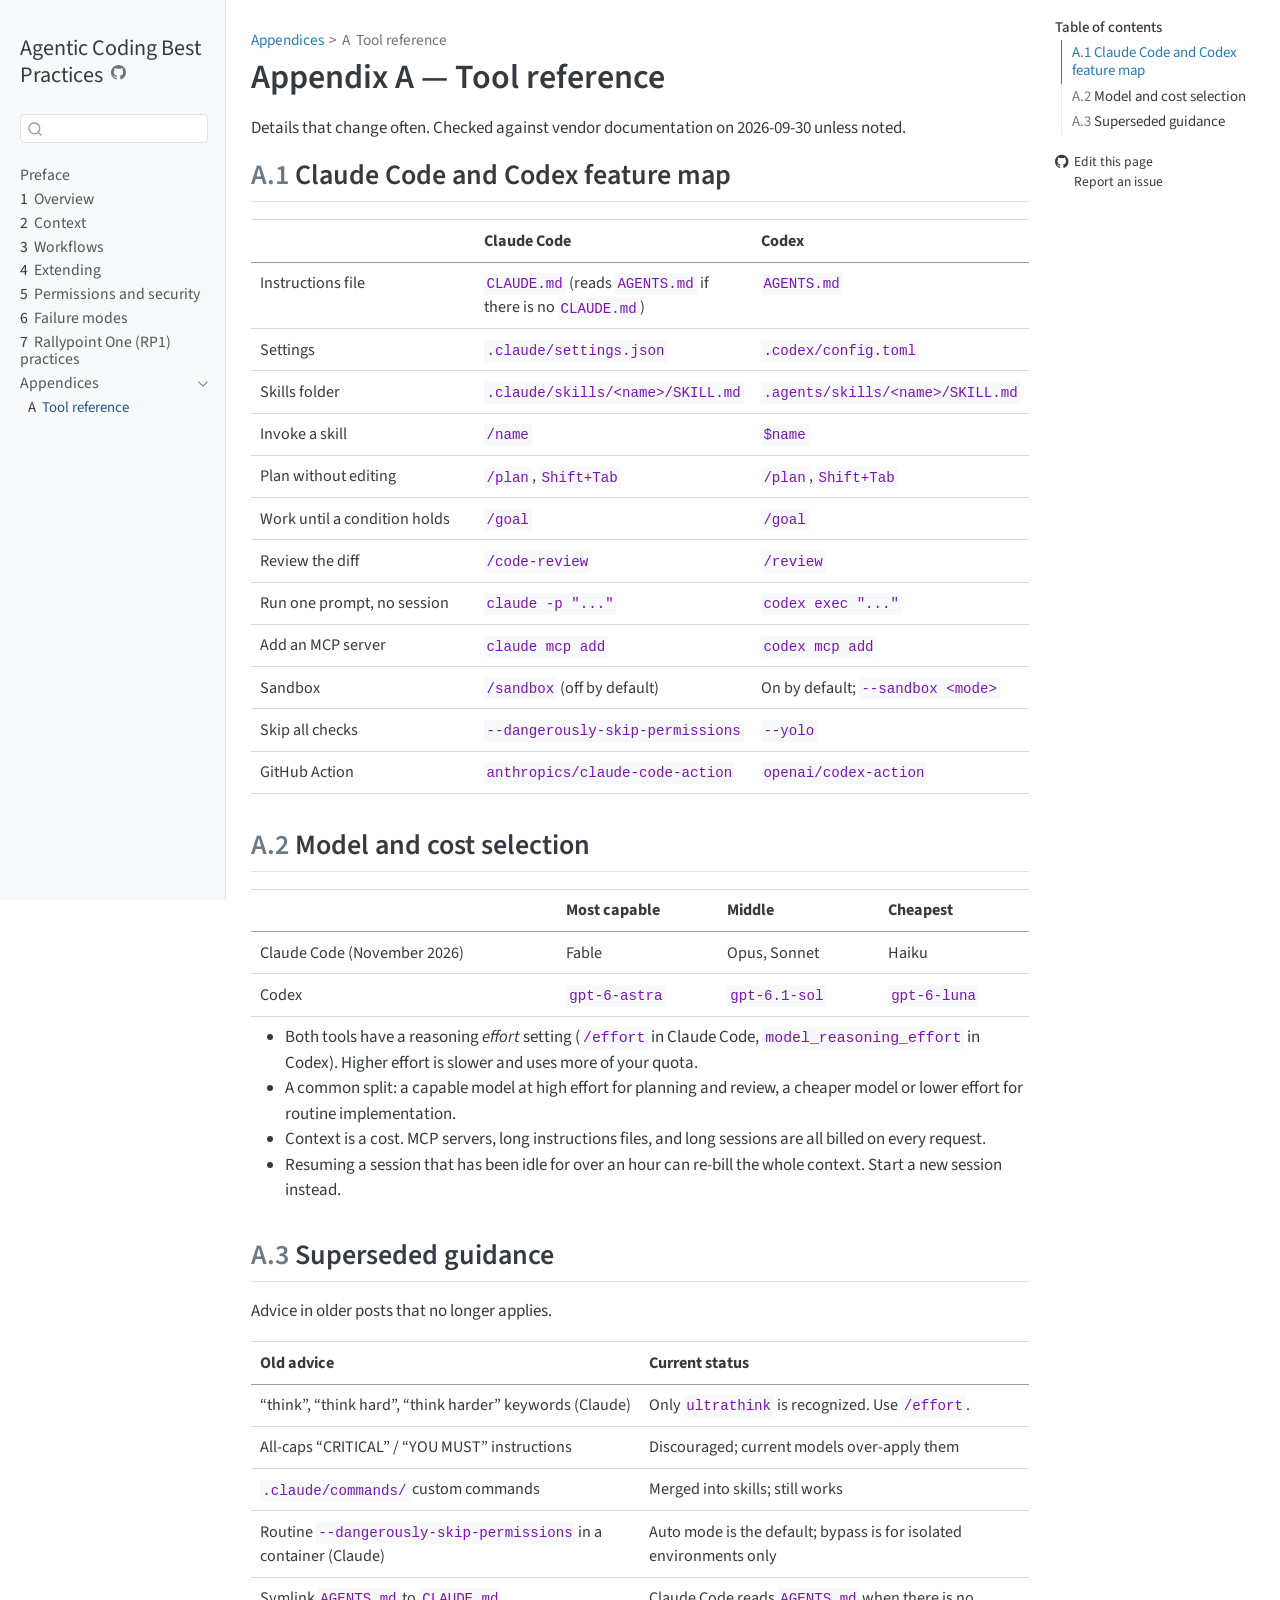
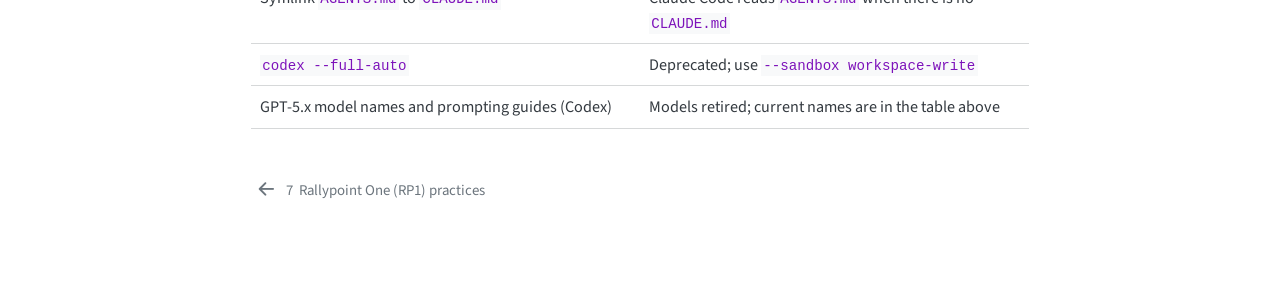
<file: chapters/A-tool-reference.html>
<!DOCTYPE html>
<html xmlns="http://www.w3.org/1999/xhtml" lang="en" xml:lang="en"><head>

<meta charset="utf-8">
<meta name="generator" content="quarto-1.7.32">

<meta name="viewport" content="width=device-width, initial-scale=1.0, user-scalable=yes">


<title>Appendix A — Tool reference – Agentic Coding Best Practices</title>
<style>
code{white-space: pre-wrap;}
span.smallcaps{font-variant: small-caps;}
div.columns{display: flex; gap: min(4vw, 1.5em);}
div.column{flex: auto; overflow-x: auto;}
div.hanging-indent{margin-left: 1.5em; text-indent: -1.5em;}
ul.task-list{list-style: none;}
ul.task-list li input[type="checkbox"] {
  width: 0.8em;
  margin: 0 0.8em 0.2em -1em; /* quarto-specific, see https://github.com/quarto-dev/quarto-cli/issues/4556 */ 
  vertical-align: middle;
}
</style>


<script src="../site_libs/quarto-nav/quarto-nav.js"></script>
<script src="../site_libs/quarto-nav/headroom.min.js"></script>
<script src="../site_libs/clipboard/clipboard.min.js"></script>
<script src="../site_libs/quarto-search/autocomplete.umd.js"></script>
<script src="../site_libs/quarto-search/fuse.min.js"></script>
<script src="../site_libs/quarto-search/quarto-search.js"></script>
<meta name="quarto:offset" content="../">
<link href="../chapters/07-rp1-practices.html" rel="prev">
<script src="../site_libs/quarto-html/quarto.js" type="module"></script>
<script src="../site_libs/quarto-html/tabsets/tabsets.js" type="module"></script>
<script src="../site_libs/quarto-html/popper.min.js"></script>
<script src="../site_libs/quarto-html/tippy.umd.min.js"></script>
<script src="../site_libs/quarto-html/anchor.min.js"></script>
<link href="../site_libs/quarto-html/tippy.css" rel="stylesheet">
<link href="../site_libs/quarto-html/quarto-syntax-highlighting-37eea08aefeeee20ff55810ff984fec1.css" rel="stylesheet" id="quarto-text-highlighting-styles">
<script src="../site_libs/bootstrap/bootstrap.min.js"></script>
<link href="../site_libs/bootstrap/bootstrap-icons.css" rel="stylesheet">
<link href="../site_libs/bootstrap/bootstrap-e33616daf01461bd4322cfeac3b3e99e.min.css" rel="stylesheet" append-hash="true" id="quarto-bootstrap" data-mode="light">
<script id="quarto-search-options" type="application/json">{
  "location": "sidebar",
  "copy-button": false,
  "collapse-after": 3,
  "panel-placement": "start",
  "type": "textbox",
  "limit": 50,
  "keyboard-shortcut": [
    "f",
    "/",
    "s"
  ],
  "show-item-context": false,
  "language": {
    "search-no-results-text": "No results",
    "search-matching-documents-text": "matching documents",
    "search-copy-link-title": "Copy link to search",
    "search-hide-matches-text": "Hide additional matches",
    "search-more-match-text": "more match in this document",
    "search-more-matches-text": "more matches in this document",
    "search-clear-button-title": "Clear",
    "search-text-placeholder": "",
    "search-detached-cancel-button-title": "Cancel",
    "search-submit-button-title": "Submit",
    "search-label": "Search"
  }
}</script>


</head>

<body class="nav-sidebar docked quarto-light">

<div id="quarto-search-results"></div>
  <header id="quarto-header" class="headroom fixed-top">
  <nav class="quarto-secondary-nav">
    <div class="container-fluid d-flex">
      <button type="button" class="quarto-btn-toggle btn" data-bs-toggle="collapse" role="button" data-bs-target=".quarto-sidebar-collapse-item" aria-controls="quarto-sidebar" aria-expanded="false" aria-label="Toggle sidebar navigation" onclick="if (window.quartoToggleHeadroom) { window.quartoToggleHeadroom(); }">
        <i class="bi bi-layout-text-sidebar-reverse"></i>
      </button>
        <nav class="quarto-page-breadcrumbs" aria-label="breadcrumb"><ol class="breadcrumb"><li class="breadcrumb-item"><a href="../chapters/A-tool-reference.html">Appendices</a></li><li class="breadcrumb-item"><a href="../chapters/A-tool-reference.html"><span class="chapter-number">A</span>&nbsp; <span class="chapter-title">Tool reference</span></a></li></ol></nav>
        <a class="flex-grow-1" role="navigation" data-bs-toggle="collapse" data-bs-target=".quarto-sidebar-collapse-item" aria-controls="quarto-sidebar" aria-expanded="false" aria-label="Toggle sidebar navigation" onclick="if (window.quartoToggleHeadroom) { window.quartoToggleHeadroom(); }">      
        </a>
      <button type="button" class="btn quarto-search-button" aria-label="Search" onclick="window.quartoOpenSearch();">
        <i class="bi bi-search"></i>
      </button>
    </div>
  </nav>
</header>
<!-- content -->
<div id="quarto-content" class="quarto-container page-columns page-rows-contents page-layout-article">
<!-- sidebar -->
  <nav id="quarto-sidebar" class="sidebar collapse collapse-horizontal quarto-sidebar-collapse-item sidebar-navigation docked overflow-auto">
    <div class="pt-lg-2 mt-2 text-left sidebar-header">
    <div class="sidebar-title mb-0 py-0">
      <a href="../">Agentic Coding Best Practices</a> 
        <div class="sidebar-tools-main">
    <a href="https://github.com/NSF-ASCEND-Engine/Agentic-Coding-Best-Practices" title="Source Code" class="quarto-navigation-tool px-1" aria-label="Source Code"><i class="bi bi-github"></i></a>
</div>
    </div>
      </div>
        <div class="mt-2 flex-shrink-0 align-items-center">
        <div class="sidebar-search">
        <div id="quarto-search" class="" title="Search"></div>
        </div>
        </div>
    <div class="sidebar-menu-container"> 
    <ul class="list-unstyled mt-1">
        <li class="sidebar-item">
  <div class="sidebar-item-container"> 
  <a href="../index.html" class="sidebar-item-text sidebar-link">
 <span class="menu-text">Preface</span></a>
  </div>
</li>
        <li class="sidebar-item">
  <div class="sidebar-item-container"> 
  <a href="../chapters/01-overview.html" class="sidebar-item-text sidebar-link">
 <span class="menu-text"><span class="chapter-number">1</span>&nbsp; <span class="chapter-title">Overview</span></span></a>
  </div>
</li>
        <li class="sidebar-item">
  <div class="sidebar-item-container"> 
  <a href="../chapters/02-context.html" class="sidebar-item-text sidebar-link">
 <span class="menu-text"><span class="chapter-number">2</span>&nbsp; <span class="chapter-title">Context</span></span></a>
  </div>
</li>
        <li class="sidebar-item">
  <div class="sidebar-item-container"> 
  <a href="../chapters/03-workflows.html" class="sidebar-item-text sidebar-link">
 <span class="menu-text"><span class="chapter-number">3</span>&nbsp; <span class="chapter-title">Workflows</span></span></a>
  </div>
</li>
        <li class="sidebar-item">
  <div class="sidebar-item-container"> 
  <a href="../chapters/04-extending.html" class="sidebar-item-text sidebar-link">
 <span class="menu-text"><span class="chapter-number">4</span>&nbsp; <span class="chapter-title">Extending</span></span></a>
  </div>
</li>
        <li class="sidebar-item">
  <div class="sidebar-item-container"> 
  <a href="../chapters/05-security.html" class="sidebar-item-text sidebar-link">
 <span class="menu-text"><span class="chapter-number">5</span>&nbsp; <span class="chapter-title">Permissions and security</span></span></a>
  </div>
</li>
        <li class="sidebar-item">
  <div class="sidebar-item-container"> 
  <a href="../chapters/06-failure-modes.html" class="sidebar-item-text sidebar-link">
 <span class="menu-text"><span class="chapter-number">6</span>&nbsp; <span class="chapter-title">Failure modes</span></span></a>
  </div>
</li>
        <li class="sidebar-item">
  <div class="sidebar-item-container"> 
  <a href="../chapters/07-rp1-practices.html" class="sidebar-item-text sidebar-link">
 <span class="menu-text"><span class="chapter-number">7</span>&nbsp; <span class="chapter-title">Rallypoint One (RP1) practices</span></span></a>
  </div>
</li>
        <li class="sidebar-item sidebar-item-section">
      <div class="sidebar-item-container"> 
            <a class="sidebar-item-text sidebar-link text-start" data-bs-toggle="collapse" data-bs-target="#quarto-sidebar-section-1" role="navigation" aria-expanded="true">
 <span class="menu-text">Appendices</span></a>
          <a class="sidebar-item-toggle text-start" data-bs-toggle="collapse" data-bs-target="#quarto-sidebar-section-1" role="navigation" aria-expanded="true" aria-label="Toggle section">
            <i class="bi bi-chevron-right ms-2"></i>
          </a> 
      </div>
      <ul id="quarto-sidebar-section-1" class="collapse list-unstyled sidebar-section depth1 show">  
          <li class="sidebar-item">
  <div class="sidebar-item-container"> 
  <a href="../chapters/A-tool-reference.html" class="sidebar-item-text sidebar-link active">
 <span class="menu-text"><span class="chapter-number">A</span>&nbsp; <span class="chapter-title">Tool reference</span></span></a>
  </div>
</li>
      </ul>
  </li>
    </ul>
    </div>
</nav>
<div id="quarto-sidebar-glass" class="quarto-sidebar-collapse-item" data-bs-toggle="collapse" data-bs-target=".quarto-sidebar-collapse-item"></div>
<!-- margin-sidebar -->
    <div id="quarto-margin-sidebar" class="sidebar margin-sidebar">
        <nav id="TOC" role="doc-toc" class="toc-active">
    <h2 id="toc-title">Table of contents</h2>
   
  <ul>
  <li><a href="#claude-code-and-codex-feature-map" id="toc-claude-code-and-codex-feature-map" class="nav-link active" data-scroll-target="#claude-code-and-codex-feature-map"><span class="header-section-number">A.1</span> Claude Code and Codex feature map</a></li>
  <li><a href="#model-and-cost-selection" id="toc-model-and-cost-selection" class="nav-link" data-scroll-target="#model-and-cost-selection"><span class="header-section-number">A.2</span> Model and cost selection</a></li>
  <li><a href="#superseded-guidance" id="toc-superseded-guidance" class="nav-link" data-scroll-target="#superseded-guidance"><span class="header-section-number">A.3</span> Superseded guidance</a></li>
  </ul>
<div class="toc-actions"><ul><li><a href="https://github.com/NSF-ASCEND-Engine/Agentic-Coding-Best-Practices/edit/main/chapters/A-tool-reference.qmd" class="toc-action"><i class="bi bi-github"></i>Edit this page</a></li><li><a href="https://github.com/NSF-ASCEND-Engine/Agentic-Coding-Best-Practices/issues/new" class="toc-action"><i class="bi empty"></i>Report an issue</a></li></ul></div></nav>
    </div>
<!-- main -->
<main class="content" id="quarto-document-content">

<header id="title-block-header" class="quarto-title-block default"><nav class="quarto-page-breadcrumbs quarto-title-breadcrumbs d-none d-lg-block" aria-label="breadcrumb"><ol class="breadcrumb"><li class="breadcrumb-item"><a href="../chapters/A-tool-reference.html">Appendices</a></li><li class="breadcrumb-item"><a href="../chapters/A-tool-reference.html"><span class="chapter-number">A</span>&nbsp; <span class="chapter-title">Tool reference</span></a></li></ol></nav>
<div class="quarto-title">
<h1 class="title">Appendix A — Tool reference</h1>
</div>



<div class="quarto-title-meta">

    
  
    
  </div>
  


</header>


<p>Details that change often. Checked against vendor documentation on 2026-09-30 unless noted.</p>
<section id="claude-code-and-codex-feature-map" class="level2" data-number="A.1">
<h2 data-number="A.1" class="anchored" data-anchor-id="claude-code-and-codex-feature-map"><span class="header-section-number">A.1</span> Claude Code and Codex feature map</h2>
<table class="caption-top table">
<colgroup>
<col style="width: 33%">
<col style="width: 33%">
<col style="width: 33%">
</colgroup>
<thead>
<tr class="header">
<th></th>
<th>Claude Code</th>
<th>Codex</th>
</tr>
</thead>
<tbody>
<tr class="odd">
<td>Instructions file</td>
<td><code>CLAUDE.md</code> (reads <code>AGENTS.md</code> if there is no <code>CLAUDE.md</code>)</td>
<td><code>AGENTS.md</code></td>
</tr>
<tr class="even">
<td>Settings</td>
<td><code>.claude/settings.json</code></td>
<td><code>.codex/config.toml</code></td>
</tr>
<tr class="odd">
<td>Skills folder</td>
<td><code>.claude/skills/&lt;name&gt;/SKILL.md</code></td>
<td><code>.agents/skills/&lt;name&gt;/SKILL.md</code></td>
</tr>
<tr class="even">
<td>Invoke a skill</td>
<td><code>/name</code></td>
<td><code>$name</code></td>
</tr>
<tr class="odd">
<td>Plan without editing</td>
<td><code>/plan</code>, <code>Shift+Tab</code></td>
<td><code>/plan</code>, <code>Shift+Tab</code></td>
</tr>
<tr class="even">
<td>Work until a condition holds</td>
<td><code>/goal</code></td>
<td><code>/goal</code></td>
</tr>
<tr class="odd">
<td>Review the diff</td>
<td><code>/code-review</code></td>
<td><code>/review</code></td>
</tr>
<tr class="even">
<td>Run one prompt, no session</td>
<td><code>claude -p "..."</code></td>
<td><code>codex exec "..."</code></td>
</tr>
<tr class="odd">
<td>Add an MCP server</td>
<td><code>claude mcp add</code></td>
<td><code>codex mcp add</code></td>
</tr>
<tr class="even">
<td>Sandbox</td>
<td><code>/sandbox</code> (off by default)</td>
<td>On by default; <code>--sandbox &lt;mode&gt;</code></td>
</tr>
<tr class="odd">
<td>Skip all checks</td>
<td><code>--dangerously-skip-permissions</code></td>
<td><code>--yolo</code></td>
</tr>
<tr class="even">
<td>GitHub Action</td>
<td><code>anthropics/claude-code-action</code></td>
<td><code>openai/codex-action</code></td>
</tr>
</tbody>
</table>
</section>
<section id="model-and-cost-selection" class="level2" data-number="A.2">
<h2 data-number="A.2" class="anchored" data-anchor-id="model-and-cost-selection"><span class="header-section-number">A.2</span> Model and cost selection</h2>
<table class="caption-top table">
<thead>
<tr class="header">
<th></th>
<th>Most capable</th>
<th>Middle</th>
<th>Cheapest</th>
</tr>
</thead>
<tbody>
<tr class="odd">
<td>Claude Code (November 2026)</td>
<td>Fable</td>
<td>Opus, Sonnet</td>
<td>Haiku</td>
</tr>
<tr class="even">
<td>Codex</td>
<td><code>gpt-6-astra</code></td>
<td><code>gpt-6.1-sol</code></td>
<td><code>gpt-6-luna</code></td>
</tr>
</tbody>
</table>
<ul>
<li>Both tools have a reasoning <em>effort</em> setting (<code>/effort</code> in Claude Code, <code>model_reasoning_effort</code> in Codex). Higher effort is slower and uses more of your quota.</li>
<li>A common split: a capable model at high effort for planning and review, a cheaper model or lower effort for routine implementation.</li>
<li>Context is a cost. MCP servers, long instructions files, and long sessions are all billed on every request.</li>
<li>Resuming a session that has been idle for over an hour can re-bill the whole context. Start a new session instead.</li>
</ul>
</section>
<section id="superseded-guidance" class="level2" data-number="A.3">
<h2 data-number="A.3" class="anchored" data-anchor-id="superseded-guidance"><span class="header-section-number">A.3</span> Superseded guidance</h2>
<p>Advice in older posts that no longer applies.</p>
<table class="caption-top table">
<colgroup>
<col style="width: 50%">
<col style="width: 50%">
</colgroup>
<thead>
<tr class="header">
<th>Old advice</th>
<th>Current status</th>
</tr>
</thead>
<tbody>
<tr class="odd">
<td>“think”, “think hard”, “think harder” keywords (Claude)</td>
<td>Only <code>ultrathink</code> is recognized. Use <code>/effort</code>.</td>
</tr>
<tr class="even">
<td>All-caps “CRITICAL” / “YOU MUST” instructions</td>
<td>Discouraged; current models over-apply them</td>
</tr>
<tr class="odd">
<td><code>.claude/commands/</code> custom commands</td>
<td>Merged into skills; still works</td>
</tr>
<tr class="even">
<td>Routine <code>--dangerously-skip-permissions</code> in a container (Claude)</td>
<td>Auto mode is the default; bypass is for isolated environments only</td>
</tr>
<tr class="odd">
<td>Symlink <code>AGENTS.md</code> to <code>CLAUDE.md</code></td>
<td>Claude Code reads <code>AGENTS.md</code> when there is no <code>CLAUDE.md</code></td>
</tr>
<tr class="even">
<td><code>codex --full-auto</code></td>
<td>Deprecated; use <code>--sandbox workspace-write</code></td>
</tr>
<tr class="odd">
<td>GPT-5.x model names and prompting guides (Codex)</td>
<td>Models retired; current names are in the table above</td>
</tr>
</tbody>
</table>


</section>

</main> <!-- /main -->
<script id="quarto-html-after-body" type="application/javascript">
  window.document.addEventListener("DOMContentLoaded", function (event) {
    const icon = "";
    const anchorJS = new window.AnchorJS();
    anchorJS.options = {
      placement: 'right',
      icon: icon
    };
    anchorJS.add('.anchored');
    const isCodeAnnotation = (el) => {
      for (const clz of el.classList) {
        if (clz.startsWith('code-annotation-')) {                     
          return true;
        }
      }
      return false;
    }
    const onCopySuccess = function(e) {
      // button target
      const button = e.trigger;
      // don't keep focus
      button.blur();
      // flash "checked"
      button.classList.add('code-copy-button-checked');
      var currentTitle = button.getAttribute("title");
      button.setAttribute("title", "Copied!");
      let tooltip;
      if (window.bootstrap) {
        button.setAttribute("data-bs-toggle", "tooltip");
        button.setAttribute("data-bs-placement", "left");
        button.setAttribute("data-bs-title", "Copied!");
        tooltip = new bootstrap.Tooltip(button, 
          { trigger: "manual", 
            customClass: "code-copy-button-tooltip",
            offset: [0, -8]});
        tooltip.show();    
      }
      setTimeout(function() {
        if (tooltip) {
          tooltip.hide();
          button.removeAttribute("data-bs-title");
          button.removeAttribute("data-bs-toggle");
          button.removeAttribute("data-bs-placement");
        }
        button.setAttribute("title", currentTitle);
        button.classList.remove('code-copy-button-checked');
      }, 1000);
      // clear code selection
      e.clearSelection();
    }
    const getTextToCopy = function(trigger) {
        const codeEl = trigger.previousElementSibling.cloneNode(true);
        for (const childEl of codeEl.children) {
          if (isCodeAnnotation(childEl)) {
            childEl.remove();
          }
        }
        return codeEl.innerText;
    }
    const clipboard = new window.ClipboardJS('.code-copy-button:not([data-in-quarto-modal])', {
      text: getTextToCopy
    });
    clipboard.on('success', onCopySuccess);
    if (window.document.getElementById('quarto-embedded-source-code-modal')) {
      const clipboardModal = new window.ClipboardJS('.code-copy-button[data-in-quarto-modal]', {
        text: getTextToCopy,
        container: window.document.getElementById('quarto-embedded-source-code-modal')
      });
      clipboardModal.on('success', onCopySuccess);
    }
      var localhostRegex = new RegExp(/^(?:http|https):\/\/localhost\:?[0-9]*\//);
      var mailtoRegex = new RegExp(/^mailto:/);
        var filterRegex = new RegExp('/' + window.location.host + '/');
      var isInternal = (href) => {
          return filterRegex.test(href) || localhostRegex.test(href) || mailtoRegex.test(href);
      }
      // Inspect non-navigation links and adorn them if external
     var links = window.document.querySelectorAll('a[href]:not(.nav-link):not(.navbar-brand):not(.toc-action):not(.sidebar-link):not(.sidebar-item-toggle):not(.pagination-link):not(.no-external):not([aria-hidden]):not(.dropdown-item):not(.quarto-navigation-tool):not(.about-link)');
      for (var i=0; i<links.length; i++) {
        const link = links[i];
        if (!isInternal(link.href)) {
          // undo the damage that might have been done by quarto-nav.js in the case of
          // links that we want to consider external
          if (link.dataset.originalHref !== undefined) {
            link.href = link.dataset.originalHref;
          }
            // target, if specified
            link.setAttribute("target", "_blank");
            if (link.getAttribute("rel") === null) {
              link.setAttribute("rel", "noopener");
            }
        }
      }
    function tippyHover(el, contentFn, onTriggerFn, onUntriggerFn) {
      const config = {
        allowHTML: true,
        maxWidth: 500,
        delay: 100,
        arrow: false,
        appendTo: function(el) {
            return el.parentElement;
        },
        interactive: true,
        interactiveBorder: 10,
        theme: 'quarto',
        placement: 'bottom-start',
      };
      if (contentFn) {
        config.content = contentFn;
      }
      if (onTriggerFn) {
        config.onTrigger = onTriggerFn;
      }
      if (onUntriggerFn) {
        config.onUntrigger = onUntriggerFn;
      }
      window.tippy(el, config); 
    }
    const noterefs = window.document.querySelectorAll('a[role="doc-noteref"]');
    for (var i=0; i<noterefs.length; i++) {
      const ref = noterefs[i];
      tippyHover(ref, function() {
        // use id or data attribute instead here
        let href = ref.getAttribute('data-footnote-href') || ref.getAttribute('href');
        try { href = new URL(href).hash; } catch {}
        const id = href.replace(/^#\/?/, "");
        const note = window.document.getElementById(id);
        if (note) {
          return note.innerHTML;
        } else {
          return "";
        }
      });
    }
    const xrefs = window.document.querySelectorAll('a.quarto-xref');
    const processXRef = (id, note) => {
      // Strip column container classes
      const stripColumnClz = (el) => {
        el.classList.remove("page-full", "page-columns");
        if (el.children) {
          for (const child of el.children) {
            stripColumnClz(child);
          }
        }
      }
      stripColumnClz(note)
      if (id === null || id.startsWith('sec-')) {
        // Special case sections, only their first couple elements
        const container = document.createElement("div");
        if (note.children && note.children.length > 2) {
          container.appendChild(note.children[0].cloneNode(true));
          for (let i = 1; i < note.children.length; i++) {
            const child = note.children[i];
            if (child.tagName === "P" && child.innerText === "") {
              continue;
            } else {
              container.appendChild(child.cloneNode(true));
              break;
            }
          }
          if (window.Quarto?.typesetMath) {
            window.Quarto.typesetMath(container);
          }
          return container.innerHTML
        } else {
          if (window.Quarto?.typesetMath) {
            window.Quarto.typesetMath(note);
          }
          return note.innerHTML;
        }
      } else {
        // Remove any anchor links if they are present
        const anchorLink = note.querySelector('a.anchorjs-link');
        if (anchorLink) {
          anchorLink.remove();
        }
        if (window.Quarto?.typesetMath) {
          window.Quarto.typesetMath(note);
        }
        if (note.classList.contains("callout")) {
          return note.outerHTML;
        } else {
          return note.innerHTML;
        }
      }
    }
    for (var i=0; i<xrefs.length; i++) {
      const xref = xrefs[i];
      tippyHover(xref, undefined, function(instance) {
        instance.disable();
        let url = xref.getAttribute('href');
        let hash = undefined; 
        if (url.startsWith('#')) {
          hash = url;
        } else {
          try { hash = new URL(url).hash; } catch {}
        }
        if (hash) {
          const id = hash.replace(/^#\/?/, "");
          const note = window.document.getElementById(id);
          if (note !== null) {
            try {
              const html = processXRef(id, note.cloneNode(true));
              instance.setContent(html);
            } finally {
              instance.enable();
              instance.show();
            }
          } else {
            // See if we can fetch this
            fetch(url.split('#')[0])
            .then(res => res.text())
            .then(html => {
              const parser = new DOMParser();
              const htmlDoc = parser.parseFromString(html, "text/html");
              const note = htmlDoc.getElementById(id);
              if (note !== null) {
                const html = processXRef(id, note);
                instance.setContent(html);
              } 
            }).finally(() => {
              instance.enable();
              instance.show();
            });
          }
        } else {
          // See if we can fetch a full url (with no hash to target)
          // This is a special case and we should probably do some content thinning / targeting
          fetch(url)
          .then(res => res.text())
          .then(html => {
            const parser = new DOMParser();
            const htmlDoc = parser.parseFromString(html, "text/html");
            const note = htmlDoc.querySelector('main.content');
            if (note !== null) {
              // This should only happen for chapter cross references
              // (since there is no id in the URL)
              // remove the first header
              if (note.children.length > 0 && note.children[0].tagName === "HEADER") {
                note.children[0].remove();
              }
              const html = processXRef(null, note);
              instance.setContent(html);
            } 
          }).finally(() => {
            instance.enable();
            instance.show();
          });
        }
      }, function(instance) {
      });
    }
        let selectedAnnoteEl;
        const selectorForAnnotation = ( cell, annotation) => {
          let cellAttr = 'data-code-cell="' + cell + '"';
          let lineAttr = 'data-code-annotation="' +  annotation + '"';
          const selector = 'span[' + cellAttr + '][' + lineAttr + ']';
          return selector;
        }
        const selectCodeLines = (annoteEl) => {
          const doc = window.document;
          const targetCell = annoteEl.getAttribute("data-target-cell");
          const targetAnnotation = annoteEl.getAttribute("data-target-annotation");
          const annoteSpan = window.document.querySelector(selectorForAnnotation(targetCell, targetAnnotation));
          const lines = annoteSpan.getAttribute("data-code-lines").split(",");
          const lineIds = lines.map((line) => {
            return targetCell + "-" + line;
          })
          let top = null;
          let height = null;
          let parent = null;
          if (lineIds.length > 0) {
              //compute the position of the single el (top and bottom and make a div)
              const el = window.document.getElementById(lineIds[0]);
              top = el.offsetTop;
              height = el.offsetHeight;
              parent = el.parentElement.parentElement;
            if (lineIds.length > 1) {
              const lastEl = window.document.getElementById(lineIds[lineIds.length - 1]);
              const bottom = lastEl.offsetTop + lastEl.offsetHeight;
              height = bottom - top;
            }
            if (top !== null && height !== null && parent !== null) {
              // cook up a div (if necessary) and position it 
              let div = window.document.getElementById("code-annotation-line-highlight");
              if (div === null) {
                div = window.document.createElement("div");
                div.setAttribute("id", "code-annotation-line-highlight");
                div.style.position = 'absolute';
                parent.appendChild(div);
              }
              div.style.top = top - 2 + "px";
              div.style.height = height + 4 + "px";
              div.style.left = 0;
              let gutterDiv = window.document.getElementById("code-annotation-line-highlight-gutter");
              if (gutterDiv === null) {
                gutterDiv = window.document.createElement("div");
                gutterDiv.setAttribute("id", "code-annotation-line-highlight-gutter");
                gutterDiv.style.position = 'absolute';
                const codeCell = window.document.getElementById(targetCell);
                const gutter = codeCell.querySelector('.code-annotation-gutter');
                gutter.appendChild(gutterDiv);
              }
              gutterDiv.style.top = top - 2 + "px";
              gutterDiv.style.height = height + 4 + "px";
            }
            selectedAnnoteEl = annoteEl;
          }
        };
        const unselectCodeLines = () => {
          const elementsIds = ["code-annotation-line-highlight", "code-annotation-line-highlight-gutter"];
          elementsIds.forEach((elId) => {
            const div = window.document.getElementById(elId);
            if (div) {
              div.remove();
            }
          });
          selectedAnnoteEl = undefined;
        };
          // Handle positioning of the toggle
      window.addEventListener(
        "resize",
        throttle(() => {
          elRect = undefined;
          if (selectedAnnoteEl) {
            selectCodeLines(selectedAnnoteEl);
          }
        }, 10)
      );
      function throttle(fn, ms) {
      let throttle = false;
      let timer;
        return (...args) => {
          if(!throttle) { // first call gets through
              fn.apply(this, args);
              throttle = true;
          } else { // all the others get throttled
              if(timer) clearTimeout(timer); // cancel #2
              timer = setTimeout(() => {
                fn.apply(this, args);
                timer = throttle = false;
              }, ms);
          }
        };
      }
        // Attach click handler to the DT
        const annoteDls = window.document.querySelectorAll('dt[data-target-cell]');
        for (const annoteDlNode of annoteDls) {
          annoteDlNode.addEventListener('click', (event) => {
            const clickedEl = event.target;
            if (clickedEl !== selectedAnnoteEl) {
              unselectCodeLines();
              const activeEl = window.document.querySelector('dt[data-target-cell].code-annotation-active');
              if (activeEl) {
                activeEl.classList.remove('code-annotation-active');
              }
              selectCodeLines(clickedEl);
              clickedEl.classList.add('code-annotation-active');
            } else {
              // Unselect the line
              unselectCodeLines();
              clickedEl.classList.remove('code-annotation-active');
            }
          });
        }
    const findCites = (el) => {
      const parentEl = el.parentElement;
      if (parentEl) {
        const cites = parentEl.dataset.cites;
        if (cites) {
          return {
            el,
            cites: cites.split(' ')
          };
        } else {
          return findCites(el.parentElement)
        }
      } else {
        return undefined;
      }
    };
    var bibliorefs = window.document.querySelectorAll('a[role="doc-biblioref"]');
    for (var i=0; i<bibliorefs.length; i++) {
      const ref = bibliorefs[i];
      const citeInfo = findCites(ref);
      if (citeInfo) {
        tippyHover(citeInfo.el, function() {
          var popup = window.document.createElement('div');
          citeInfo.cites.forEach(function(cite) {
            var citeDiv = window.document.createElement('div');
            citeDiv.classList.add('hanging-indent');
            citeDiv.classList.add('csl-entry');
            var biblioDiv = window.document.getElementById('ref-' + cite);
            if (biblioDiv) {
              citeDiv.innerHTML = biblioDiv.innerHTML;
            }
            popup.appendChild(citeDiv);
          });
          return popup.innerHTML;
        });
      }
    }
  });
  </script>
<nav class="page-navigation">
  <div class="nav-page nav-page-previous">
      <a href="../chapters/07-rp1-practices.html" class="pagination-link" aria-label="Rallypoint One (RP1) practices">
        <i class="bi bi-arrow-left-short"></i> <span class="nav-page-text"><span class="chapter-number">7</span>&nbsp; <span class="chapter-title">Rallypoint One (RP1) practices</span></span>
      </a>          
  </div>
  <div class="nav-page nav-page-next">
  </div>
</nav>
</div> <!-- /content -->




<footer class="footer"><div class="nav-footer"><div class="nav-footer-center"><div class="toc-actions d-sm-block d-md-none"><ul><li><a href="https://github.com/NSF-ASCEND-Engine/Agentic-Coding-Best-Practices/edit/main/chapters/A-tool-reference.qmd" class="toc-action"><i class="bi bi-github"></i>Edit this page</a></li><li><a href="https://github.com/NSF-ASCEND-Engine/Agentic-Coding-Best-Practices/issues/new" class="toc-action"><i class="bi empty"></i>Report an issue</a></li></ul></div></div></div></footer></body></html>
</file>
<file: site_libs/quarto-html/tippy.css>
.tippy-box[data-animation=fade][data-state=hidden]{opacity:0}[data-tippy-root]{max-width:calc(100vw - 10px)}.tippy-box{position:relative;background-color:#333;color:#fff;border-radius:4px;font-size:14px;line-height:1.4;white-space:normal;outline:0;transition-property:transform,visibility,opacity}.tippy-box[data-placement^=top]>.tippy-arrow{bottom:0}.tippy-box[data-placement^=top]>.tippy-arrow:before{bottom:-7px;left:0;border-width:8px 8px 0;border-top-color:initial;transform-origin:center top}.tippy-box[data-placement^=bottom]>.tippy-arrow{top:0}.tippy-box[data-placement^=bottom]>.tippy-arrow:before{top:-7px;left:0;border-width:0 8px 8px;border-bottom-color:initial;transform-origin:center bottom}.tippy-box[data-placement^=left]>.tippy-arrow{right:0}.tippy-box[data-placement^=left]>.tippy-arrow:before{border-width:8px 0 8px 8px;border-left-color:initial;right:-7px;transform-origin:center left}.tippy-box[data-placement^=right]>.tippy-arrow{left:0}.tippy-box[data-placement^=right]>.tippy-arrow:before{left:-7px;border-width:8px 8px 8px 0;border-right-color:initial;transform-origin:center right}.tippy-box[data-inertia][data-state=visible]{transition-timing-function:cubic-bezier(.54,1.5,.38,1.11)}.tippy-arrow{width:16px;height:16px;color:#333}.tippy-arrow:before{content:"";position:absolute;border-color:transparent;border-style:solid}.tippy-content{position:relative;padding:5px 9px;z-index:1}
</file>
<file: site_libs/quarto-html/quarto-syntax-highlighting-37eea08aefeeee20ff55810ff984fec1.css>
/* quarto syntax highlight colors */
:root {
  --quarto-hl-ot-color: #003B4F;
  --quarto-hl-at-color: #657422;
  --quarto-hl-ss-color: #20794D;
  --quarto-hl-an-color: #5E5E5E;
  --quarto-hl-fu-color: #4758AB;
  --quarto-hl-st-color: #20794D;
  --quarto-hl-cf-color: #003B4F;
  --quarto-hl-op-color: #5E5E5E;
  --quarto-hl-er-color: #AD0000;
  --quarto-hl-bn-color: #AD0000;
  --quarto-hl-al-color: #AD0000;
  --quarto-hl-va-color: #111111;
  --quarto-hl-bu-color: inherit;
  --quarto-hl-ex-color: inherit;
  --quarto-hl-pp-color: #AD0000;
  --quarto-hl-in-color: #5E5E5E;
  --quarto-hl-vs-color: #20794D;
  --quarto-hl-wa-color: #5E5E5E;
  --quarto-hl-do-color: #5E5E5E;
  --quarto-hl-im-color: #00769E;
  --quarto-hl-ch-color: #20794D;
  --quarto-hl-dt-color: #AD0000;
  --quarto-hl-fl-color: #AD0000;
  --quarto-hl-co-color: #5E5E5E;
  --quarto-hl-cv-color: #5E5E5E;
  --quarto-hl-cn-color: #8f5902;
  --quarto-hl-sc-color: #5E5E5E;
  --quarto-hl-dv-color: #AD0000;
  --quarto-hl-kw-color: #003B4F;
}

/* other quarto variables */
:root {
  --quarto-font-monospace: SFMono-Regular, Menlo, Monaco, Consolas, "Liberation Mono", "Courier New", monospace;
}

/* syntax highlight based on Pandoc's rules */
pre > code.sourceCode > span {
  color: #003B4F;
}

code.sourceCode > span {
  color: #003B4F;
}

div.sourceCode,
div.sourceCode pre.sourceCode {
  color: #003B4F;
}

/* Normal */
code span {
  color: #003B4F;
}

/* Alert */
code span.al {
  color: #AD0000;
  font-style: inherit;
}

/* Annotation */
code span.an {
  color: #5E5E5E;
  font-style: inherit;
}

/* Attribute */
code span.at {
  color: #657422;
  font-style: inherit;
}

/* BaseN */
code span.bn {
  color: #AD0000;
  font-style: inherit;
}

/* BuiltIn */
code span.bu {
  font-style: inherit;
}

/* ControlFlow */
code span.cf {
  color: #003B4F;
  font-weight: bold;
  font-style: inherit;
}

/* Char */
code span.ch {
  color: #20794D;
  font-style: inherit;
}

/* Constant */
code span.cn {
  color: #8f5902;
  font-style: inherit;
}

/* Comment */
code span.co {
  color: #5E5E5E;
  font-style: inherit;
}

/* CommentVar */
code span.cv {
  color: #5E5E5E;
  font-style: italic;
}

/* Documentation */
code span.do {
  color: #5E5E5E;
  font-style: italic;
}

/* DataType */
code span.dt {
  color: #AD0000;
  font-style: inherit;
}

/* DecVal */
code span.dv {
  color: #AD0000;
  font-style: inherit;
}

/* Error */
code span.er {
  color: #AD0000;
  font-style: inherit;
}

/* Extension */
code span.ex {
  font-style: inherit;
}

/* Float */
code span.fl {
  color: #AD0000;
  font-style: inherit;
}

/* Function */
code span.fu {
  color: #4758AB;
  font-style: inherit;
}

/* Import */
code span.im {
  color: #00769E;
  font-style: inherit;
}

/* Information */
code span.in {
  color: #5E5E5E;
  font-style: inherit;
}

/* Keyword */
code span.kw {
  color: #003B4F;
  font-weight: bold;
  font-style: inherit;
}

/* Operator */
code span.op {
  color: #5E5E5E;
  font-style: inherit;
}

/* Other */
code span.ot {
  color: #003B4F;
  font-style: inherit;
}

/* Preprocessor */
code span.pp {
  color: #AD0000;
  font-style: inherit;
}

/* SpecialChar */
code span.sc {
  color: #5E5E5E;
  font-style: inherit;
}

/* SpecialString */
code span.ss {
  color: #20794D;
  font-style: inherit;
}

/* String */
code span.st {
  color: #20794D;
  font-style: inherit;
}

/* Variable */
code span.va {
  color: #111111;
  font-style: inherit;
}

/* VerbatimString */
code span.vs {
  color: #20794D;
  font-style: inherit;
}

/* Warning */
code span.wa {
  color: #5E5E5E;
  font-style: italic;
}

.prevent-inlining {
  content: "</";
}

/*# sourceMappingURL=27d3d809615f7771493d095567f04340.css.map */
</file>
